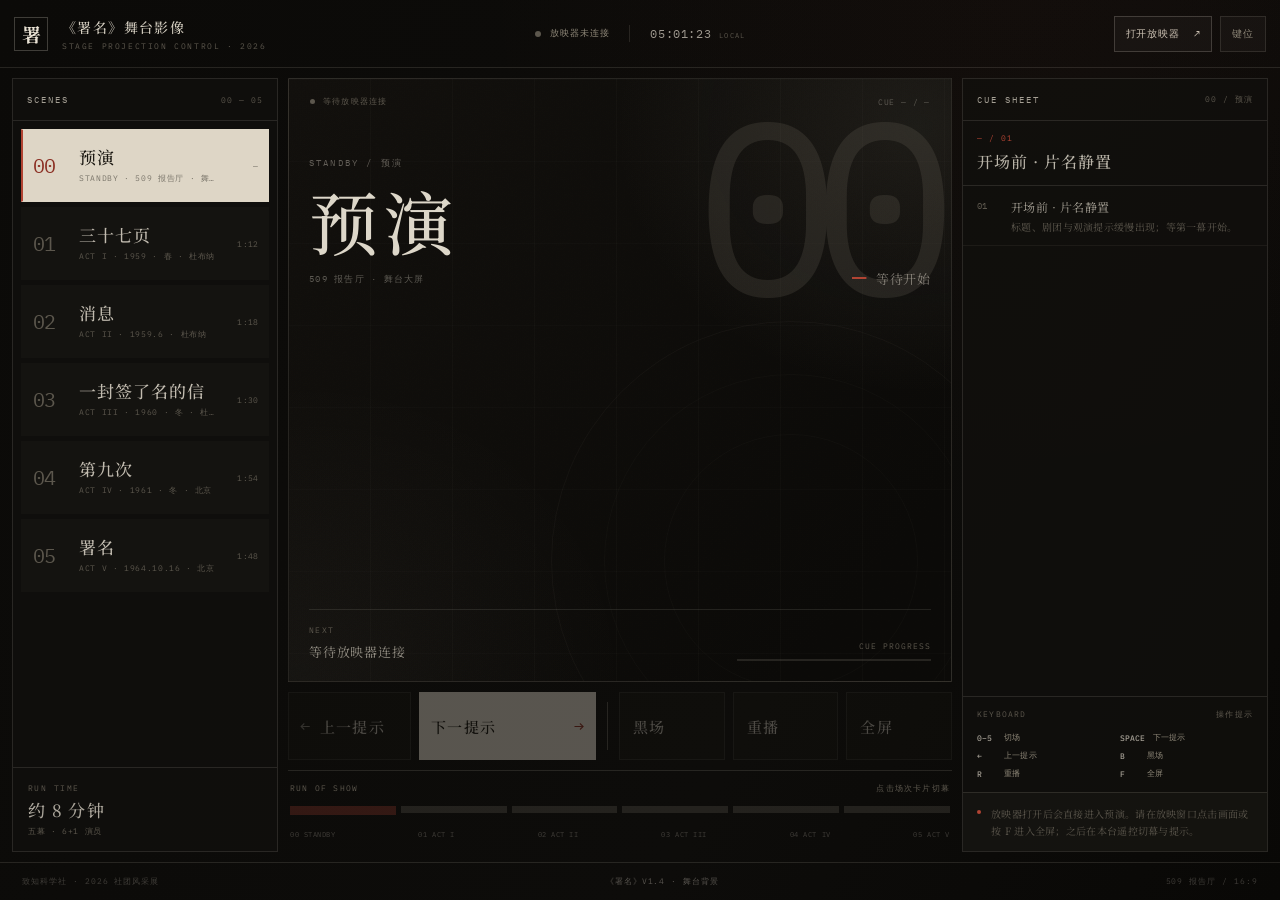
<file: index.html>
<!doctype html>
<html lang="zh-CN">
<head>
  <meta charset="utf-8" />
  <meta name="viewport" content="width=device-width, initial-scale=1" />
  <title>《署名》· 播控台</title>
  <link rel="preload" href="assets/fonts/subset/NotoSerifSC.woff2" as="font" type="font/woff2" crossorigin />
  <link rel="preload" href="assets/fonts/subset/MaShanZheng.woff2" as="font" type="font/woff2" crossorigin />
  <link rel="stylesheet" href="css/console.css" />
</head>
<body>
  <div class="console-app">
    <header class="topbar">
      <div class="brand">
        <div class="brand-seal">署</div>
        <div class="brand-copy">
          <strong>《署名》舞台影像</strong>
          <span>STAGE PROJECTION CONTROL · 2026</span>
        </div>
      </div>

      <div class="topbar-center">
        <div class="connection" id="connection">
          <span class="connection-dot"></span>
          <span id="connectionLabel">放映器未连接</span>
        </div>
        <div class="topbar-rule"></div>
        <div class="clock">
          <span id="clock">--:--:--</span>
          <small>LOCAL</small>
        </div>
      </div>

      <div class="topbar-actions">
        <button class="ghost-btn" id="openStage" type="button">
          打开放映器
          <span>↗</span>
        </button>
        <button class="ghost-btn compact" id="helpToggle" type="button" aria-label="显示键盘操作">
          键位
        </button>
      </div>
    </header>

    <main class="workspace">
      <aside class="panel acts-panel">
        <div class="panel-head">
          <span class="panel-kicker">SCENES</span>
          <span class="panel-meta">00 — 05</span>
        </div>
        <div class="act-list" id="actList"></div>
        <div class="acts-foot">
          <span class="foot-label">RUN TIME</span>
          <strong>约 8 分钟</strong>
          <span class="foot-note">五幕 · 6+1 演员</span>
        </div>
      </aside>

      <section class="center-panel">
        <div class="monitor" id="monitor">
          <div class="monitor-grid"></div>
          <div class="monitor-noise"></div>
          <div class="monitor-head">
            <div class="monitor-status">
              <span class="live-dot" id="liveDot"></span>
              <span id="monitorStatus">等待放映器连接</span>
            </div>
            <div class="monitor-code" id="monitorCode">CUE — / —</div>
          </div>

          <div class="monitor-content">
            <div class="monitor-actno" id="monitorActNo">00</div>
            <div class="monitor-title-wrap">
              <div class="monitor-kicker" id="monitorKicker">STANDBY / 预演</div>
              <h1 class="monitor-title" id="monitorTitle">预演</h1>
              <div class="monitor-place" id="monitorPlace">509 报告厅 · 舞台大屏</div>
            </div>
            <div class="monitor-cue" id="monitorCue">
              <span class="monitor-cue-index">01</span>
              <span class="monitor-cue-label">场景待机</span>
            </div>
          </div>

          <div class="monitor-bottom">
            <div class="monitor-next">
              <span>NEXT</span>
              <strong id="nextCueLabel">等待放映器连接</strong>
            </div>
            <div class="monitor-progress">
              <span class="monitor-progress-label">CUE PROGRESS</span>
              <div class="progress-track"><span id="progressFill"></span></div>
            </div>
          </div>
        </div>

        <div class="transport">
          <button class="transport-btn" id="prevCue" type="button">
            <span class="transport-arrow">←</span>
            <span><strong>上一提示</strong><small>PREV CUE</small></span>
          </button>
          <button class="transport-btn primary" id="nextCue" type="button">
            <span><strong>下一提示</strong><small>NEXT CUE</small></span>
            <span class="transport-arrow">→</span>
          </button>
          <div class="transport-divider"></div>
          <button class="transport-btn small" id="blackout" type="button">
            <span><strong>黑场</strong><small>BLACKOUT · B</small></span>
          </button>
          <button class="transport-btn small" id="resetAct" type="button">
            <span><strong>重播</strong><small>RESTART · R</small></span>
          </button>
          <button class="transport-btn small" id="fullscreen" type="button">
            <span><strong>全屏</strong><small>FULLSCREEN · F</small></span>
          </button>
        </div>

        <div class="runline">
          <div class="runline-title">
            <span>RUN OF SHOW</span>
            <span id="runlineHint">点击场次卡片切幕</span>
          </div>
          <div class="runline-track" id="runlineTrack"></div>
        </div>
      </section>

      <aside class="panel cue-panel">
        <div class="panel-head">
          <span class="panel-kicker">CUE SHEET</span>
          <span class="panel-meta" id="cuePanelAct">00 / 预演</span>
        </div>
        <div class="cue-panel-current">
          <span class="cue-panel-index" id="cuePanelIndex">00 / 01</span>
          <strong id="cuePanelTitle">场景待机</strong>
        </div>
        <div class="cue-list" id="cueList"></div>
        <div class="key-help" id="keyHelp">
          <div class="key-help-head"><span>KEYBOARD</span><span>操作提示</span></div>
          <div class="key-grid">
            <span><b>0–5</b>切场</span>
            <span><b>SPACE</b>下一提示</span>
            <span><b>←</b>上一提示</span>
            <span><b>B</b>黑场</span>
            <span><b>R</b>重播</span>
            <span><b>F</b>全屏</span>
          </div>
        </div>
        <div class="cue-note">
          <span class="note-mark"></span>
          <p>放映器打开后会直接进入预演。请在放映窗口点击画面或按 F 进入全屏；之后在本台遥控切幕与提示。</p>
        </div>
      </aside>
    </main>

    <footer class="footer">
      <span>致知科学社 · 2026 社团风采展</span>
      <span class="footer-center">《署名》V1.4 · 舞台背景</span>
      <span>509 报告厅 / 16:9</span>
    </footer>

    <div class="toast" id="toast"></div>
  </div>
  <script src="js/console.js"></script>
</body>
</html>
</file>
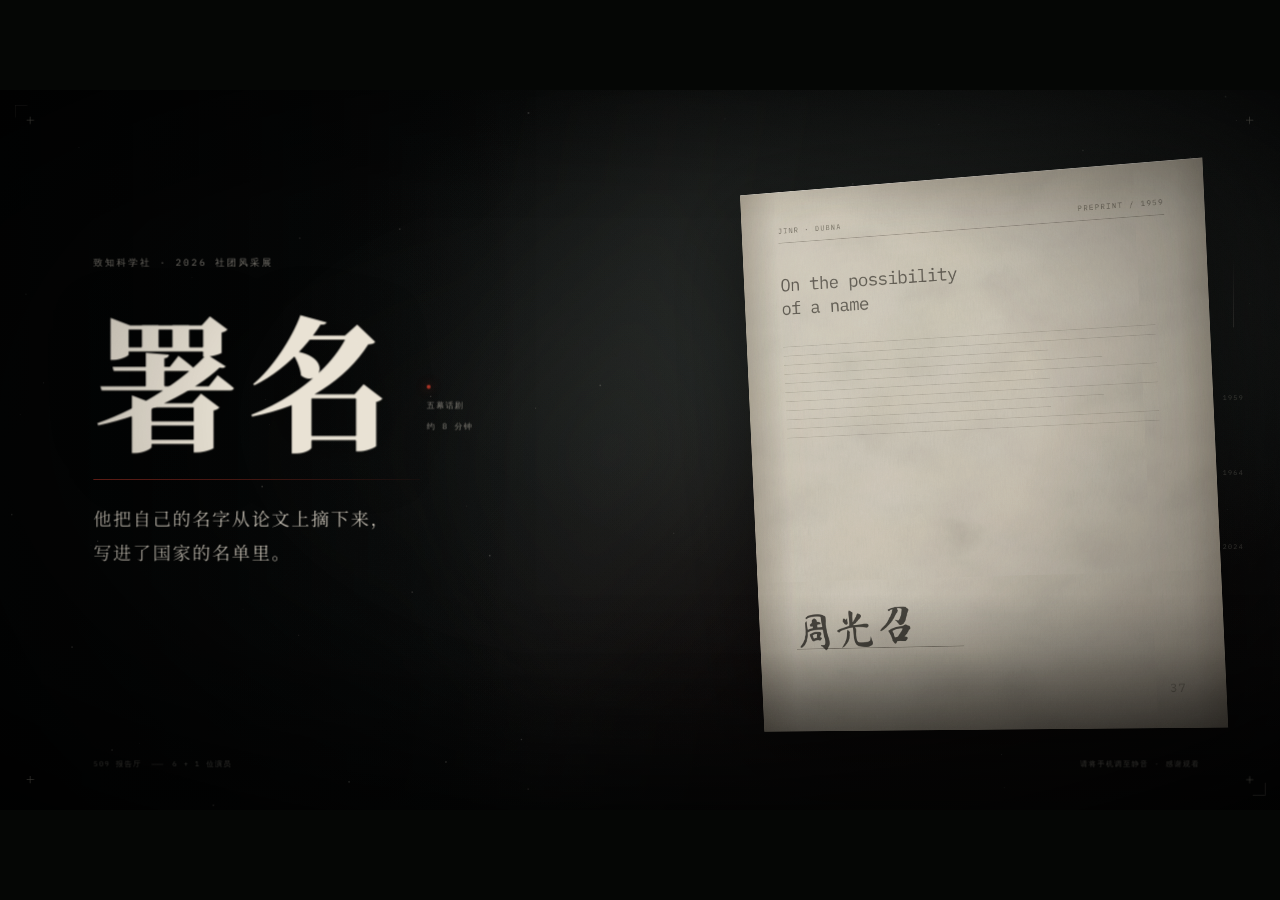
<file: stage.html>
<!doctype html>
<html lang="zh-CN">
<head>
  <meta charset="utf-8" />
  <meta name="viewport" content="width=device-width, initial-scale=1" />
  <title>《署名》· 舞台放映器</title>
  <link rel="preload" href="assets/fonts/subset/NotoSerifSC.woff2" as="font" type="font/woff2" crossorigin />
  <link rel="preload" href="assets/fonts/subset/MaShanZheng.woff2" as="font" type="font/woff2" crossorigin />
  <link rel="stylesheet" href="css/stage.css" />
</head>
<body>
  <main class="projector" id="projector">
    <div class="screen" id="screen">
      <iframe class="scene-frame" data-act="0" data-title="预演" src="scenes/preshow.html?embedded=1&amp;hud=0" title="预演" allow="autoplay"></iframe>
      <iframe class="scene-frame" data-act="1" data-title="三十七页" src="scenes/act-1.html?embedded=1&amp;hud=0" title="第一幕 三十七页" allow="autoplay"></iframe>
      <iframe class="scene-frame" data-act="2" data-title="消息" src="scenes/act-2.html?embedded=1&amp;hud=0" title="第二幕 消息" allow="autoplay"></iframe>
      <iframe class="scene-frame" data-act="3" data-title="一封签了名的信" src="scenes/act-3.html?embedded=1&amp;hud=0" title="第三幕 一封签了名的信" allow="autoplay"></iframe>
      <iframe class="scene-frame" data-act="4" data-title="第九次" src="scenes/act-4.html?embedded=1&amp;hud=0" title="第四幕 第九次" allow="autoplay"></iframe>
      <iframe class="scene-frame" data-act="5" data-title="署名" src="scenes/act-5.html?embedded=1&amp;hud=0" title="第五幕 署名" allow="autoplay"></iframe>
    </div>

    <div class="transition-veil" id="transitionVeil"></div>
    <div class="blackout-veil" id="blackoutVeil"></div>

    <div class="operator-hud" id="hud">
      <span class="hud-dot"></span>
      <span class="hud-act" id="hudAct">00 / 预演</span>
      <span class="hud-rule"></span>
      <span class="hud-cue" id="hudCue">CUE — / —</span>
      <span class="hud-rule"></span>
      <span class="hud-hint" id="hudHint">SPACE 下一提示 · 1–5 切幕 · B 黑场 · F 全屏</span>
    </div>

    <section class="intro" id="intro" hidden>
      <div class="intro-bg"></div>
      <div class="intro-grain"></div>
      <div class="intro-vignette"></div>
      <header class="intro-top">
        <div class="intro-brand">致知科学社 · 2026 社团风采展</div>
        <div class="intro-status">
          <span id="loadStatus">预载场景 · 0 / 6</span>
          <span class="status-pulse"></span>
        </div>
      </header>

      <div class="intro-body">
        <div class="intro-kicker"><span></span>STAGE PROJECTION · 509</div>
        <h1 class="intro-title">署名</h1>
        <div class="intro-en">SIGNATURE</div>
        <div class="intro-line"></div>
        <p class="intro-quote">他把自己的名字从论文上摘下来，<br />写进了国家的名单里。</p>
      </div>

      <div class="intro-actions">
        <button class="start-button" id="startButton" type="button" disabled>
          <span class="start-index">01</span>
          <span class="start-copy">
            <strong id="startLabel">正在预载</strong>
            <small>点击后进入全屏放映 · 按 F 可随时切换</small>
          </span>
          <span class="start-arrow">→</span>
        </button>
        <div class="intro-keys">
          <div><b>0–5</b><span>切场</span></div>
          <div><b>SPACE / →</b><span>下一提示</span></div>
          <div><b>←</b><span>上一提示</span></div>
          <div><b>B</b><span>黑场</span></div>
          <div><b>R</b><span>重播本幕</span></div>
        </div>
      </div>

      <footer class="intro-foot">
        <span>五幕话剧 · 约 8 分钟</span>
        <span>1920 × 1080 / 16:9</span>
        <span>请将手机调至静音</span>
      </footer>
    </section>

    <div class="loading-line" id="loadingLine"></div>
    <noscript><div class="noscript">需要启用 JavaScript 才能运行舞台放映器。</div></noscript>
  </main>
  <script src="js/stage.js"></script>
</body>
</html>
</file>
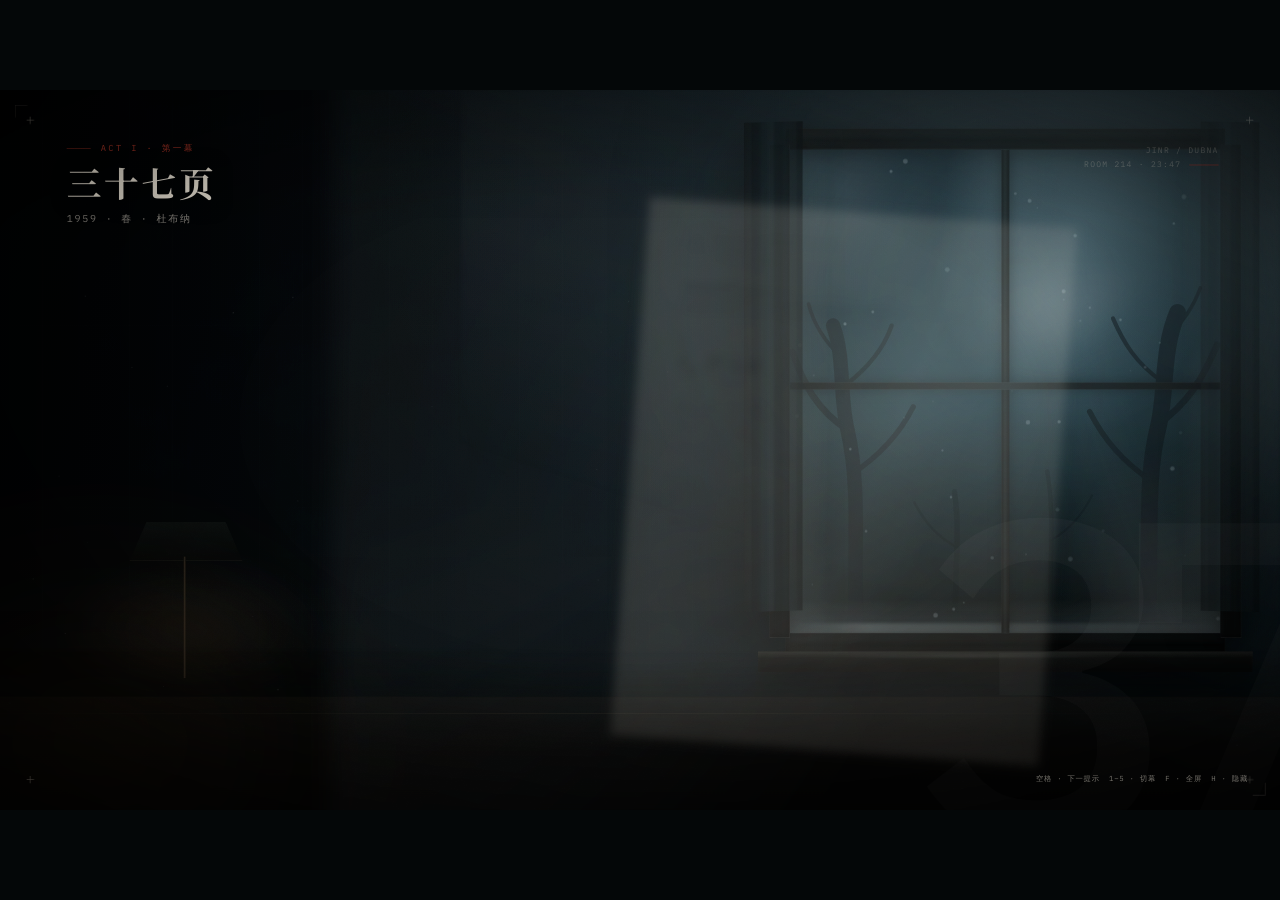
<file: scenes/act-1.html>
<!doctype html>
<html lang="zh-CN">
<head>
  <meta charset="utf-8" />
  <meta name="viewport" content="width=device-width, initial-scale=1" />
  <title>第一幕 · 三十七页</title>
  <link rel="stylesheet" href="../css/base.css" />
  <link rel="stylesheet" href="../css/act-1.css" />
</head>
<body>
  <div class="stage" id="stage">
    <main class="scene act1" data-cue="0">
      <div class="layer bg a1-room">
        <div class="a1-wall"></div>
        <div class="a1-wall-grain"></div>
        <div class="a1-floor"></div>
        <div class="a1-lightspill"></div>

        <div class="a1-window" aria-hidden="true">
          <div class="a1-window-view">
            <div class="a1-night-sky"></div>
            <div class="a1-moon-glow"></div>
            <div class="a1-horizon"></div>
            <svg class="a1-trees" viewBox="0 0 720 820" preserveAspectRatio="xMidYMid slice">
              <g fill="none" stroke="#050b0e" stroke-linecap="round" opacity="0.9">
                <path d="M112 820 C104 680 120 580 96 474 C82 413 92 355 72 300" stroke-width="24"/>
                <path d="M96 474 C45 442 22 396 4 344" stroke-width="11"/>
                <path d="M101 550 C150 518 183 482 206 436" stroke-width="9"/>
                <path d="M92 400 C128 373 156 341 170 300" stroke-width="7"/>
                <path d="M87 354 C58 327 40 300 31 264" stroke-width="6"/>
                <path d="M595 820 C608 675 590 572 616 468 C630 408 621 342 648 278" stroke-width="28"/>
                <path d="M612 468 C666 430 690 389 714 332" stroke-width="11"/>
                <path d="M604 560 C555 526 526 492 501 444" stroke-width="9"/>
                <path d="M620 392 C579 363 558 330 540 288" stroke-width="7"/>
                <path d="M628 322 C656 296 675 268 686 237" stroke-width="6"/>
                <path d="M278 820 C272 732 286 654 275 578" stroke-width="9" opacity="0.55"/>
                <path d="M281 672 C244 652 225 628 208 596" stroke-width="4" opacity="0.55"/>
                <path d="M438 820 C430 713 445 628 430 544" stroke-width="7" opacity="0.5"/>
                <path d="M435 660 C468 641 490 615 505 584" stroke-width="3.5" opacity="0.5"/>
              </g>
              <g fill="#050b0e" opacity="0.5">
                <ellipse cx="190" cy="794" rx="212" ry="18"/>
                <ellipse cx="562" cy="804" rx="238" ry="21"/>
              </g>
            </svg>
            <div class="a1-snow-edge"></div>
            <canvas class="a1-snow" id="snowfield"></canvas>
            <div class="a1-frost"></div>
            <div class="a1-glass-reflection"></div>
          </div>
          <div class="a1-window-frame">
            <div class="a1-frame-top"></div>
            <div class="a1-frame-bottom"></div>
            <div class="a1-frame-left"></div>
            <div class="a1-frame-right"></div>
            <div class="a1-mullion v"></div>
            <div class="a1-mullion h"></div>
            <div class="a1-sill"></div>
          </div>
          <div class="a1-curtain left"></div>
          <div class="a1-curtain right"></div>
        </div>

        <div class="a1-desk-edge"></div>
        <div class="a1-lamp">
          <div class="a1-lamp-shade"></div>
          <div class="a1-lamp-stem"></div>
          <div class="a1-lamp-pool"></div>
        </div>
      </div>

      <div class="layer a1-cold-light">
        <div class="a1-window-cast"></div>
        <div class="a1-glow blue"></div>
        <div class="a1-glow warm"></div>
      </div>

      <div class="a1-ghost-number" aria-hidden="true">37</div>
      <div class="a1-page-stack" aria-hidden="true">
        <span></span><span></span><span></span><span></span><span></span>
      </div>

      <div class="a1-document" aria-hidden="true">
        <div class="a1-paper sheet">
          <div class="a1-paper-grain"></div>
          <div class="a1-paper-head">
            <div class="a1-paper-org">
              <span>JOINT INSTITUTE FOR NUCLEAR RESEARCH</span>
              <span>DUBNA · U.S.S.R.</span>
            </div>
            <div class="a1-paper-ref">
              <span>PREPRINT</span>
              <span>P-37 / 1959</span>
            </div>
          </div>
          <div class="a1-paper-rule top"></div>
          <div class="a1-paper-title">
            <span class="a1-title-line short"></span>
            <span class="a1-title-line"></span>
            <span class="a1-title-line mid"></span>
          </div>
          <div class="a1-formula-block">
            <div class="a1-formula">∂<sub>μ</sub> J<sup>μ</sup> = 0</div>
            <div class="a1-formula small">[ A<sub>μ</sub>, A<sub>ν</sub> ] = i F<sub>μν</sub></div>
            <div class="a1-formula-lines">
              <span></span><span></span><span></span><span></span>
              <span></span><span></span><span></span><span></span>
              <span></span><span class="half"></span>
            </div>
          </div>
          <div class="a1-paper-margin-note">31</div>
          <div class="a1-sign-area">
            <div class="a1-sign-label">SIGNATURE</div>
            <div class="a1-sign-line"></div>
            <span class="a1-signature hand">周光召</span>
            <div class="a1-sign-date">1959 · 春</div>
          </div>
          <div class="a1-paper-foot">
            <span>DUBNA, 1959</span>
            <span>37</span>
          </div>
          <div class="a1-paper-fold"></div>
        </div>
        <div class="a1-pen">
          <span class="a1-pen-body"></span>
          <span class="a1-pen-nib"></span>
          <span class="a1-ink-drop"></span>
        </div>
      </div>

      <div class="a1-letter" aria-hidden="true">
        <div class="a1-envelope">
          <div class="a1-envelope-flap"></div>
          <div class="a1-envelope-body">
            <div class="a1-envelope-stamp">
              <span>1959</span>
            </div>
            <div class="a1-envelope-address">
              <span></span><span></span>
            </div>
            <div class="a1-envelope-postmark">DUBNA</div>
          </div>
        </div>
      </div>

      <div class="a1-coldly-lit paper-warmth" aria-hidden="true"></div>
      <canvas class="fx-canvas a1-dust" id="dustfield"></canvas>

      <header class="act-head a1-head">
        <div class="act-index">ACT I · 第一幕</div>
        <h1 class="act-title">三十七页</h1>
        <div class="act-place">1959 · 春 · 杜布纳</div>
      </header>

      <div class="slate-meta">
        JINR / DUBNA<br />
        ROOM 214 · 23:47<span class="red-line"></span>
      </div>

      <div class="scene-footer">
        <span>《署名》· 致知科学社</span>
        <span>“到时候，世界会记住你的名字。”</span>
      </div>

      <div class="a1-endfade"></div>
      <span class="reg-mark tl"></span>
      <span class="reg-mark tr"></span>
      <span class="reg-mark bl"></span>
      <span class="reg-mark br"></span>
      <div class="grain"></div>
      <div class="vignette"></div>
      <div class="film-edge"></div>
    </main>
  </div>

  <script src="../js/scene-core.js"></script>
  <script src="../js/act-1.js"></script>
</body>
</html>
</file>
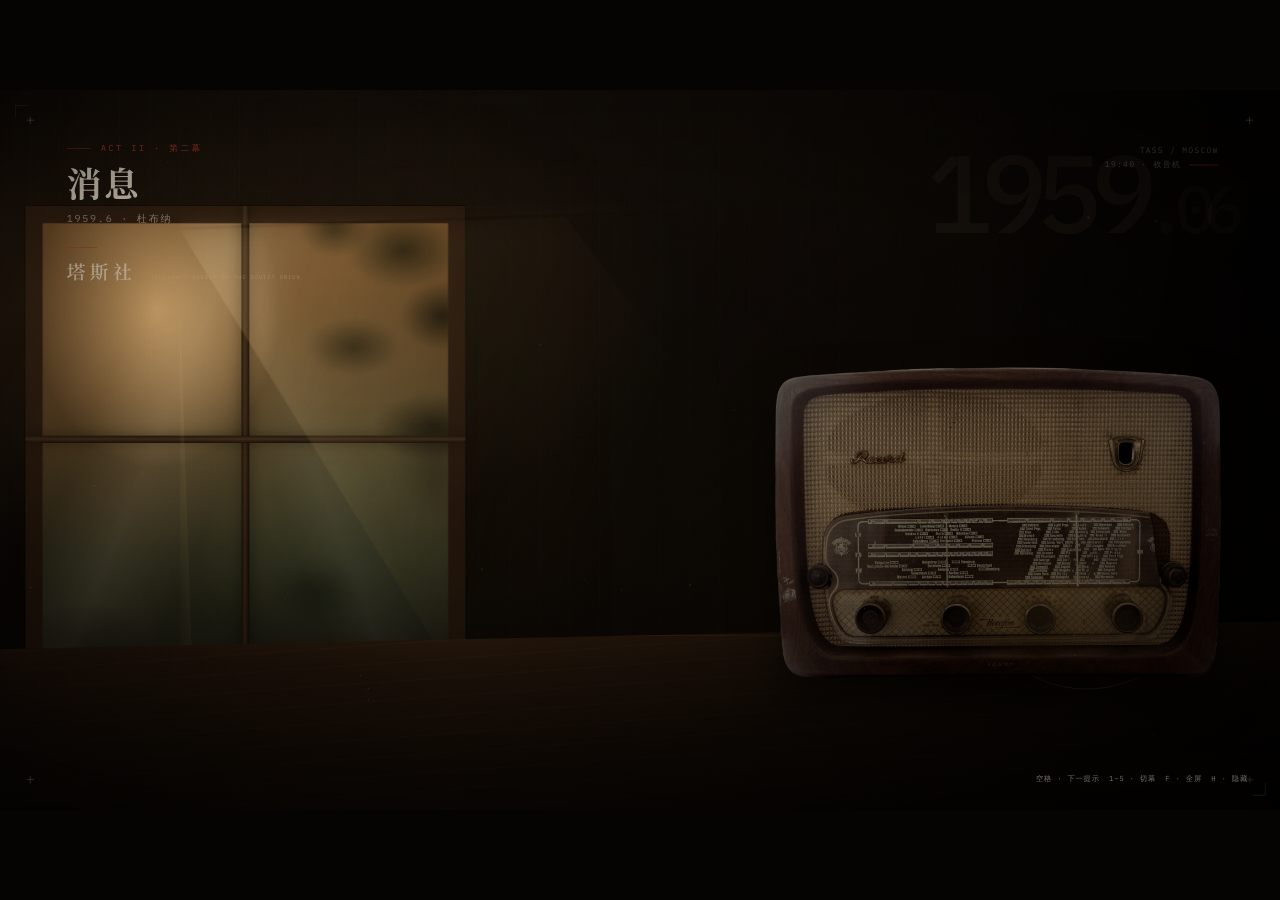
<file: scenes/act-2.html>
<!doctype html>
<html lang="zh-CN">
<head>
  <meta charset="utf-8" />
  <meta name="viewport" content="width=device-width, initial-scale=1" />
  <title>第二幕 · 消息</title>
  <link rel="stylesheet" href="../css/base.css" />
  <link rel="stylesheet" href="../css/act-2.css" />
</head>
<body>
  <div class="stage" id="stage">
    <main class="scene act2" data-cue="0">
      <div class="layer bg a2-room">
        <div class="a2-wall"></div>
        <div class="a2-wallpaper"></div>
        <div class="a2-window">
          <div class="a2-window-view">
            <div class="a2-dusk-sky"></div>
            <div class="a2-leaves"></div>
            <div class="a2-leaves far"></div>
            <div class="a2-window-reflection"></div>
          </div>
          <div class="a2-window-frame"></div>
          <div class="a2-window-sill"></div>
        </div>
        <div class="a2-lightshaft"></div>
        <div class="a2-wall-shadow"></div>
        <div class="a2-tabletop"></div>
      </div>

      <div class="a2-broadcast">
        <div class="a2-broadcast-date">1959<span>.06</span></div>
        <div class="a2-tass">
          <span class="a2-tass-cn">塔斯社</span>
          <span class="a2-tass-en">TELEGRAPH AGENCY OF THE SOVIET UNION</span>
        </div>
        <div class="a2-news">
          <div class="a2-news-kicker">莫斯科 · 一九五九年六月</div>
          <h2 class="a2-news-head">苏联政府决定<br />暂停执行国防新技术协定</h2>
          <div class="a2-news-cols">
            <p>苏联政府决定，暂停执行一九五七年十月十五日签订的关于国防新技术的协定。</p>
            <p>不再向中国提供原子弹样品和技术资料。</p>
          </div>
          <div class="a2-news-rule"></div>
          <div class="a2-news-foot">TASS · MOSCOW · 1959.6</div>
        </div>
        <div class="a2-wave-box">
          <canvas class="a2-wave" id="wavefield"></canvas>
          <div class="a2-wave-labels"><span>30</span><span>60</span><span>90</span></div>
        </div>
      </div>

      <div class="a2-stamp-wrap" aria-hidden="true">
        <div class="a2-stamp">
          <span>暂停</span><span>援助</span>
        </div>
        <div class="a2-stamp-ink"></div>
        <div class="a2-stamp-note">ТАСС · 1959.6 · МОСКВА</div>
      </div>

      <div class="a2-radio" aria-hidden="true">
        <div class="a2-radio-shadow"></div>
        <div class="a2-radio-glow"></div>
        <img class="a2-radio-cutout" src="../assets/img/vintage-radio-cutout.png" alt="一台老式木壳收音机" />
        <div class="a2-radio-waves" aria-hidden="true">
          <span></span><span></span><span></span>
        </div>
      </div>

      <div class="a2-letter" aria-hidden="true">
        <div class="a2-letter-paper sheet">
          <div class="a2-letter-inner">
            <div class="a2-letter-head">
              <span>ПИСЬМО</span>
              <span>家书 · 1959</span>
            </div>
            <div class="a2-letter-rule"></div>
            <div class="a2-letter-line" id="letterLine">
              <span id="letterText"></span><span class="a2-caret" id="caret"></span>
            </div>
            <div class="a2-letter-postmark">DUBNA<br />1959</div>
            <div class="a2-letter-foot">DUBNA · SUMMER 1959</div>
          </div>
        </div>
      </div>

      <canvas class="fx-canvas a2-dust" id="dustfield"></canvas>
      <div class="a2-warmwash"></div>

      <header class="act-head a2-head">
        <div class="act-index">ACT II · 第二幕</div>
        <h1 class="act-title">消息</h1>
        <div class="act-place">1959.6 · 杜布纳</div>
      </header>

      <div class="slate-meta">
        TASS / MOSCOW<br />
        19:40 · 收音机<span class="red-line"></span>
      </div>

      <div class="scene-footer">
        <span>《署名》· 致知科学社</span>
        <span>“签了名，就是把自己交出去。”</span>
      </div>

      <div class="a2-endfade"></div>
      <span class="reg-mark tl"></span>
      <span class="reg-mark tr"></span>
      <span class="reg-mark bl"></span>
      <span class="reg-mark br"></span>
      <div class="grain"></div>
      <div class="vignette"></div>
      <div class="film-edge"></div>
    </main>
  </div>

  <svg width="0" height="0" aria-hidden="true">
    <filter id="a2-stamp-rough">
      <feTurbulence type="fractalNoise" baseFrequency="0.035 0.09" numOctaves="2" seed="17" result="noise" />
      <feDisplacementMap in="SourceGraphic" in2="noise" scale="5" xChannelSelector="R" yChannelSelector="G" />
    </filter>
  </svg>

  <script src="../js/scene-core.js"></script>
  <script src="../js/act-2.js"></script>
</body>
</html>
</file>
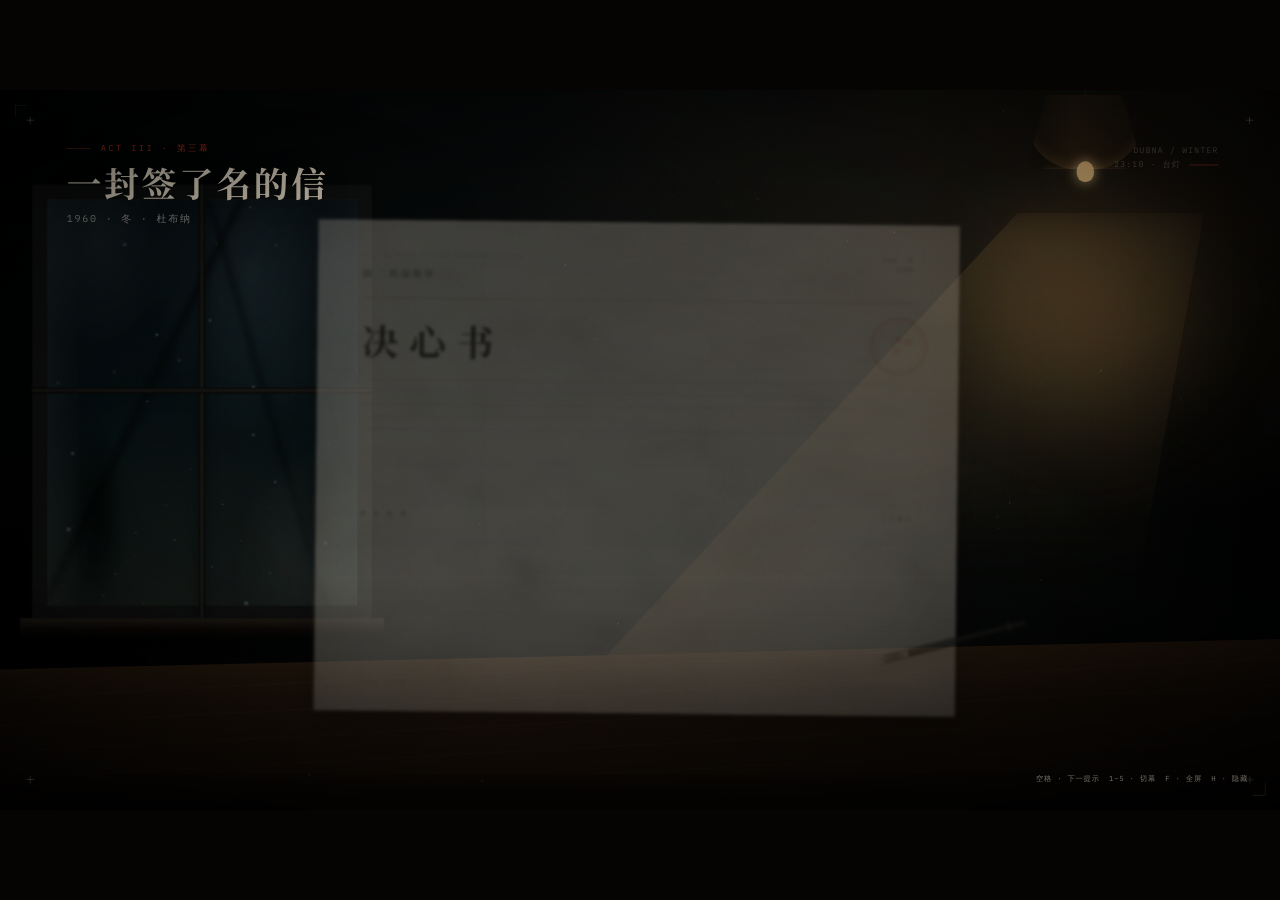
<file: scenes/act-3.html>
<!doctype html>
<html lang="zh-CN">
<head>
  <meta charset="utf-8" />
  <meta name="viewport" content="width=device-width, initial-scale=1" />
  <title>第三幕 · 一封签了名的信</title>
  <link rel="stylesheet" href="../css/base.css" />
  <link rel="stylesheet" href="../css/act-3.css" />
</head>
<body>
  <div class="stage" id="stage">
    <main class="scene act3" data-cue="0">
      <div class="layer bg a3-room">
        <div class="a3-wall"></div>
        <div class="a3-wall-shadow"></div>
        <div class="a3-window">
          <div class="a3-window-view">
            <div class="a3-night"></div>
            <div class="a3-window-glow"></div>
            <div class="a3-window-trees"></div>
            <canvas class="a3-snow" id="snowfield"></canvas>
            <div class="a3-frost"></div>
          </div>
          <div class="a3-window-frame"></div>
          <div class="a3-window-sill"></div>
        </div>
        <div class="a3-lamp">
          <div class="a3-lamp-glow"></div>
          <div class="a3-lamp-cord"></div>
          <div class="a3-lamp-shade"></div>
          <div class="a3-lamp-bulb"></div>
        </div>
        <div class="a3-lightcone"></div>
        <div class="a3-desk"></div>
        <div class="a3-desk-edge"></div>
      </div>

      <div class="a3-letter-wrap" aria-hidden="true">
        <div class="a3-paper sheet">
          <div class="a3-paper-grain"></div>
          <div class="a3-paper-head">
            <div class="a3-paper-to">
              <span class="a3-paper-kicker">TO / THE SECOND MINISTRY OF MACHINE BUILDING</span>
              <span class="a3-paper-address">致 二机部领导</span>
            </div>
            <div class="a3-paper-date">1960 · 冬<br />杜布纳</div>
          </div>
          <div class="a3-paper-rule top"></div>
          <div class="a3-paper-title">决心书</div>
          <div class="a3-paper-abstract">
            <span></span><span></span><span></span><span></span><span></span>
          </div>
          <div class="a3-resolution">
            <div class="a3-res-lines">
              <span class="a3-res-line" data-line="0"></span>
              <span class="a3-res-line" data-line="1"></span>
              <span class="a3-res-line" data-line="2"></span>
              <span class="a3-res-line" data-line="3"></span>
              <span class="a3-caret"></span>
            </div>
            <div class="a3-resolution-note">联名信 · 一九六〇年冬 · 杜布纳</div>
          </div>
          <div class="a3-signatures-block">
            <div class="a3-signatures-label">
              <span>联 名 签 署</span>
              <span>二十余人</span>
            </div>
            <svg class="a3-signatures" id="signatures" viewBox="0 0 820 156" preserveAspectRatio="xMidYMid meet"></svg>
          </div>
          <div class="a3-paper-foot">
            <span>DUBNA · 1960</span>
            <span>PAGE 01 / 01</span>
          </div>
          <div class="a3-paper-stamp">二机部<br />收</div>
        </div>
        <div class="a3-pen" aria-hidden="true">
          <span class="a3-pen-body"></span>
          <span class="a3-pen-clip"></span>
          <span class="a3-pen-nib"></span>
        </div>
      </div>

      <div class="a3-beijing" aria-hidden="true">
        <div class="a3-beijing-rule"></div>
        <div class="a3-beijing-eyebrow">THE RETURN · 1961</div>
        <div class="a3-beijing-year">1961</div>
        <div class="a3-beijing-city">北京</div>
        <div class="a3-beijing-foot">春天 · 回国</div>
        <div class="a3-beijing-line"></div>
      </div>

      <canvas class="fx-canvas a3-dust" id="dustfield"></canvas>
      <div class="a3-warmwash"></div>

      <header class="act-head a3-head">
        <div class="act-index">ACT III · 第三幕</div>
        <h1 class="act-title">一封签了名的信</h1>
        <div class="act-place">1960 · 冬 · 杜布纳</div>
      </header>

      <div class="slate-meta">
        DUBNA / WINTER<br />
        23:10 · 台灯<span class="red-line"></span>
      </div>

      <div class="scene-footer">
        <span>《署名》· 致知科学社</span>
        <span>“国家等不了十年。”</span>
      </div>

      <div class="a3-endfade"></div>
      <span class="reg-mark tl"></span>
      <span class="reg-mark tr"></span>
      <span class="reg-mark bl"></span>
      <span class="reg-mark br"></span>
      <div class="grain"></div>
      <div class="vignette"></div>
      <div class="film-edge"></div>
    </main>
  </div>

  <script src="../js/scene-core.js"></script>
  <script src="../js/act-3.js"></script>
</body>
</html>
</file>
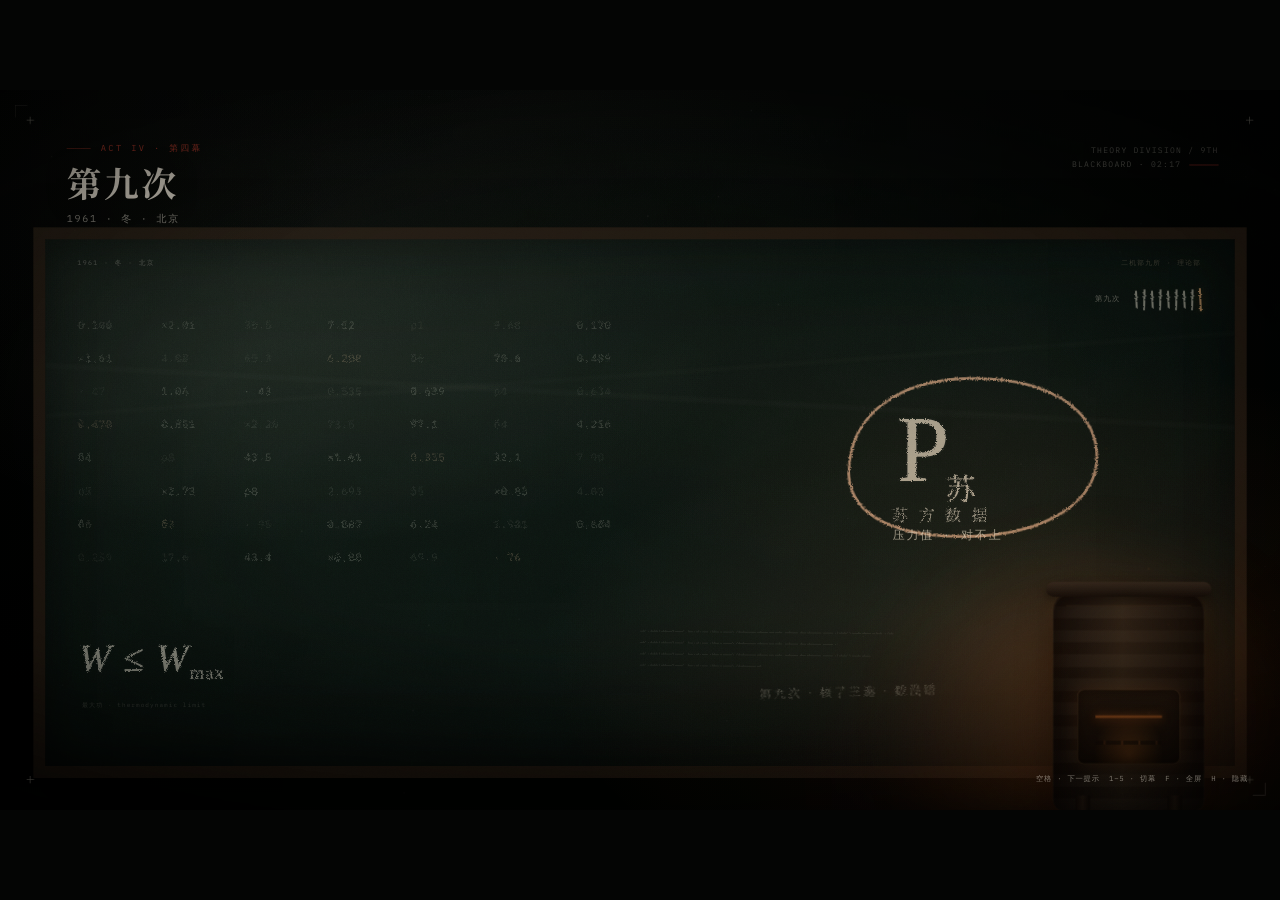
<file: scenes/act-4.html>
<!doctype html>
<html lang="zh-CN">
<head>
  <meta charset="utf-8" />
  <meta name="viewport" content="width=device-width, initial-scale=1" />
  <title>第四幕 · 第九次</title>
  <link rel="stylesheet" href="../css/base.css" />
  <link rel="stylesheet" href="../css/act-4.css" />
</head>
<body>
  <div class="stage" id="stage">
    <main class="scene act4" data-cue="0">
      <div class="layer bg a4-room">
        <div class="a4-wall"></div>
        <div class="a4-wall-shadow"></div>
        <div class="a4-floor"></div>

        <div class="a4-board">
          <div class="a4-board-frame"></div>
          <div class="a4-board-inner">
            <div class="a4-board-grain"></div>
            <div class="a4-chalk-head">
              <span>1961 · 冬 · 北京</span>
              <span>二机部九所 · 理论部</span>
            </div>
            <div class="a4-tallies">
              <span class="a4-tallies-label">第九次</span>
              <span class="a4-tally"></span><span class="a4-tally"></span><span class="a4-tally"></span>
              <span class="a4-tally"></span><span class="a4-tally"></span><span class="a4-tally"></span>
              <span class="a4-tally"></span><span class="a4-tally"></span><span class="a4-tally last"></span>
            </div>
            <div class="a4-number-grid" id="numberGrid"></div>
            <div class="a4-formula">W ≤ W<sub>max</sub></div>
            <div class="a4-formula-sub">最大功 · thermodynamic limit</div>
            <div class="a4-circled" id="circledData">
              <svg class="a4-circle" viewBox="0 0 430 290" aria-hidden="true">
                <path pathLength="1" d="M28 155 C36 61, 122 20, 224 27 C331 34, 402 82, 401 151 C400 229, 309 268, 203 263 C99 258, 24 223, 28 155 Z" />
              </svg>
              <div class="a4-data">
                <span>P</span><sub>苏</sub>
              </div>
              <div class="a4-data-label">苏 方 数 据</div>
              <div class="a4-data-note">压力值 · 对不上</div>
              <div class="a4-smudge"></div>
            </div>
            <div class="a4-chalk-note">第九次 · 核了三遍 · 数没错</div>
            <div class="a4-chalk-lines" aria-hidden="true">
              <span></span><span></span><span></span><span></span>
            </div>
            <div class="a4-maxpower">最大功</div>
            <div class="a4-eraser" id="eraser">
              <span class="a4-eraser-top"></span>
              <span class="a4-eraser-felt"></span>
            </div>
            <div class="a4-erased-space"></div>
            <div class="a4-chalk-puff"></div>
            <div class="a4-chalk-dust-stain"></div>
          </div>
        </div>

        <div class="a4-stove">
          <div class="a4-stove-glow"></div>
          <div class="a4-stove-body">
            <div class="a4-stove-top"></div>
            <div class="a4-stove-door">
              <span class="a4-stove-vent"></span>
            </div>
            <div class="a4-stove-leg left"></div>
            <div class="a4-stove-leg right"></div>
          </div>
          <canvas class="a4-embers" id="emberfield"></canvas>
        </div>

        <div class="a4-stove-light"></div>
      </div>

      <canvas class="fx-canvas a4-dustfield" id="dustfield"></canvas>
      <div class="a4-warmwash"></div>

      <header class="act-head a4-head">
        <div class="act-index">ACT IV · 第四幕</div>
        <h1 class="act-title">第九次</h1>
        <div class="act-place">1961 · 冬 · 北京</div>
      </header>

      <div class="slate-meta">
        THEORY DIVISION / 9TH<br />
        BLACKBOARD · 02:17<span class="red-line"></span>
      </div>

      <div class="scene-footer">
        <span>《署名》· 致知科学社</span>
        <span>“错的不是我们，是那个数。”</span>
      </div>

      <div class="a4-endfade"></div>
      <span class="reg-mark tl"></span>
      <span class="reg-mark tr"></span>
      <span class="reg-mark bl"></span>
      <span class="reg-mark br"></span>
      <div class="grain"></div>
      <div class="vignette"></div>
      <div class="film-edge"></div>
    </main>
  </div>

  <svg width="0" height="0" class="a4-filters" aria-hidden="true">
    <filter id="a4-chalk">
      <feTurbulence type="fractalNoise" baseFrequency="0.72" numOctaves="2" seed="8" result="noise" />
      <feDisplacementMap in="SourceGraphic" in2="noise" scale="5.5" xChannelSelector="R" yChannelSelector="G" />
    </filter>
  </svg>

  <script src="../js/scene-core.js"></script>
  <script src="../js/act-4.js"></script>
</body>
</html>
</file>
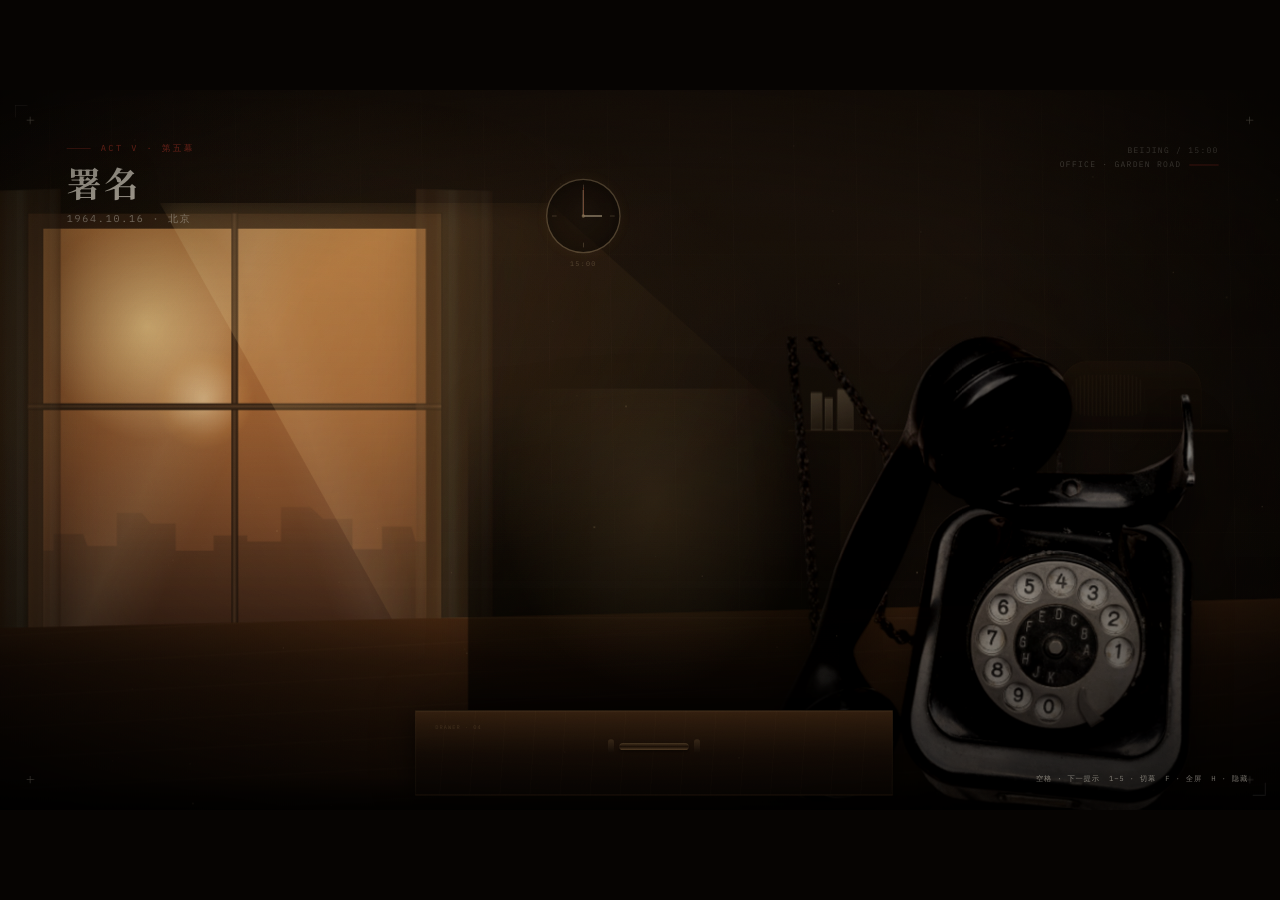
<file: scenes/act-5.html>
<!doctype html>
<html lang="zh-CN">
<head>
  <meta charset="utf-8" />
  <meta name="viewport" content="width=device-width, initial-scale=1" />
  <title>第五幕 · 署名</title>
  <link rel="stylesheet" href="../css/base.css" />
  <link rel="stylesheet" href="../css/act-5.css" />
</head>
<body>
  <div class="stage" id="stage">
    <main class="scene act5" data-cue="0">
      <div class="layer bg a5-room">
        <div class="a5-wall"></div>
        <div class="a5-wall-grain"></div>
        <div class="a5-window">
          <div class="a5-window-view">
            <div class="a5-sky"></div>
            <div class="a5-city"></div>
            <div class="a5-sun"></div>
            <div class="a5-reflection"></div>
          </div>
          <div class="a5-window-frame"></div>
          <div class="a5-window-sill"></div>
        </div>
        <div class="a5-curtain left"></div>
        <div class="a5-curtain right"></div>
        <div class="a5-lightshaft"></div>

        <div class="a5-clock" aria-hidden="true">
          <div class="a5-clock-face">
            <span class="a5-clock-tick top"></span>
            <span class="a5-clock-tick right"></span>
            <span class="a5-clock-tick bottom"></span>
            <span class="a5-clock-tick left"></span>
            <span class="a5-clock-hand hour"></span>
            <span class="a5-clock-hand minute"></span>
            <span class="a5-clock-hand second"></span>
            <span class="a5-clock-center"></span>
          </div>
          <div class="a5-clock-label">15:00</div>
        </div>

        <div class="a5-shelf">
          <div class="a5-shelf-line"></div>
          <div class="a5-shelf-paper p1"></div>
          <div class="a5-shelf-paper p2"></div>
          <div class="a5-shelf-paper p3"></div>
          <div class="a5-radio-silhouette"></div>
        </div>

        <div class="a5-desk"></div>
        <div class="a5-desk-edge"></div>
        <div class="a5-phone-photo">
          <img src="../assets/img/vintage-phone-cutout.png" alt="老式转盘电话" />
          <div class="a5-phone-rings"><span></span><span></span><span></span></div>
        </div>
      </div>

      <div class="a5-drawer" id="drawer">
        <div class="a5-drawer-front">
          <span class="a5-drawer-label">DRAWER · 04</span>
          <span class="a5-drawer-handle"></span>
        </div>
        <div class="a5-drawer-inside">
          <div class="a5-oldpage sheet">
            <div class="a5-oldpage-head">
              <span>JOINT INSTITUTE FOR NUCLEAR RESEARCH</span>
              <span>P-37 / 1959</span>
            </div>
            <div class="a5-oldpage-rule"></div>
            <div class="a5-oldpage-title-lines"><span></span><span></span><span></span></div>
            <div class="a5-oldpage-formula">∂<sub>μ</sub> J<sup>μ</sup> = 0</div>
            <div class="a5-oldpage-lines"><span></span><span></span><span></span><span></span></div>
            <div class="a5-oldpage-sign">
              <span class="a5-oldpage-sign-label">SIGNATURE</span>
              <span class="a5-oldpage-signature hand">周光召</span>
            </div>
            <div class="a5-oldpage-no">37</div>
            <div class="a5-oldpage-shadow"></div>
          </div>
        </div>
      </div>

      <div class="a5-flash" aria-hidden="true">
        <div class="a5-flash-bloom"></div>
        <div class="a5-shockwave w1"></div>
        <div class="a5-shockwave w2"></div>
        <div class="a5-flash-grain"></div>
      </div>

      <div class="a5-newspaper" aria-hidden="true">
        <div class="a5-newspaper-paper">
          <div class="a5-newspaper-top">
            <div class="a5-newspaper-extra">号外</div>
            <div class="a5-newspaper-masthead">
              <span class="a5-newspaper-name">新闻简报</span>
              <span class="a5-newspaper-edition">1964年10月16日 · 星期五 · 第一版</span>
            </div>
            <div class="a5-newspaper-issue">第 37 号</div>
          </div>
          <div class="a5-newspaper-rule thick"></div>
          <div class="a5-newspaper-kicker">我国西部地区 · 第一次核试验</div>
          <h2 class="a5-newspaper-headline">我国第一颗<br />原子弹爆炸成功</h2>
          <div class="a5-newspaper-subhead">一九六四年十月十六日十五时</div>
          <div class="a5-byline">
            <span class="a5-byline-label">本报记者</span>
            <span class="a5-byline-rule"></span>
            <span class="a5-byline-empty">没有署名</span>
          </div>
          <div class="a5-newspaper-rule"></div>
          <div class="a5-newspaper-columns">
            <div class="a5-col">
              <p>一九六四年十月十六日十五时，中国在西部地区爆炸了一颗原子弹，成功地进行了第一次核试验。</p>
              <p>这次核试验的成功，是中国国防建设和科学技术方面取得的一项重大成就。</p>
              <p>参加试验的全体人员，在党的领导下，发扬自力更生、艰苦奋斗的精神，完成了这一光荣任务。</p>
            </div>
            <div class="a5-col">
              <p>试验结果，证明了我国自行设计、制造的原子弹性能良好。</p>
              <p>这一成就，对于加强国防、保卫和平，具有重要意义。</p>
            </div>
          </div>
          <div class="a5-newspaper-foot">
            <span>新华社</span>
            <span>THE NEWS · 1964.10.16</span>
          </div>
        </div>
      </div>

      <div class="a5-phone-wave" aria-hidden="true">
        <svg viewBox="0 0 760 180" preserveAspectRatio="none">
          <path d="M0 90 C52 20, 91 160, 145 87 S236 10, 292 93 S385 160, 442 86 S534 20, 590 92 S684 156, 760 90" />
          <path class="dim" d="M0 90 C65 53, 104 126, 158 92 S248 45, 305 91 S398 129, 455 87 S550 50, 609 91 S703 128, 760 90" />
        </svg>
      </div>

      <div class="layer type-layer">
        <header class="act-head a5-head">
          <div class="act-index">ACT V · 第五幕</div>
          <h1 class="act-title">署名</h1>
          <div class="act-place">1964.10.16 · 北京</div>
        </header>

        <div class="slate-meta">
          BEIJING / 15:00<br />
          OFFICE · GARDEN ROAD<span class="red-line"></span>
        </div>

        <div class="scene-footer">
          <span>《署名》· 致知科学社</span>
          <span>“这个，用不上了。”</span>
        </div>
      </div>

      <canvas class="fx-canvas a5-dust" id="dustfield"></canvas>
      <div class="a5-warmwash"></div>

      <div class="a5-ending" aria-hidden="true">
        <div class="a5-ending-glow"></div>
        <canvas class="a5-ending-dust" id="endingDust"></canvas>
        <div class="a5-ending-signature hand">周光召</div>
        <div class="a5-ending-name">周光召<span class="a5-ending-years">1929 — 2024</span></div>
        <div class="a5-ending-rule"></div>
        <div class="a5-ending-dedication">谨以此剧，致敬所有隐姓埋名的人。</div>
        <div class="a5-ending-mark">A STAGE PLAY IN FIVE ACTS · 2026</div>
      </div>

      <div class="a5-blackout"></div>
      <span class="reg-mark tl"></span>
      <span class="reg-mark tr"></span>
      <span class="reg-mark bl"></span>
      <span class="reg-mark br"></span>
      <div class="grain"></div>
      <div class="vignette"></div>
      <div class="film-edge"></div>
    </main>
  </div>

  <script src="../js/scene-core.js"></script>
  <script src="../js/act-5.js"></script>
</body>
</html>
</file>
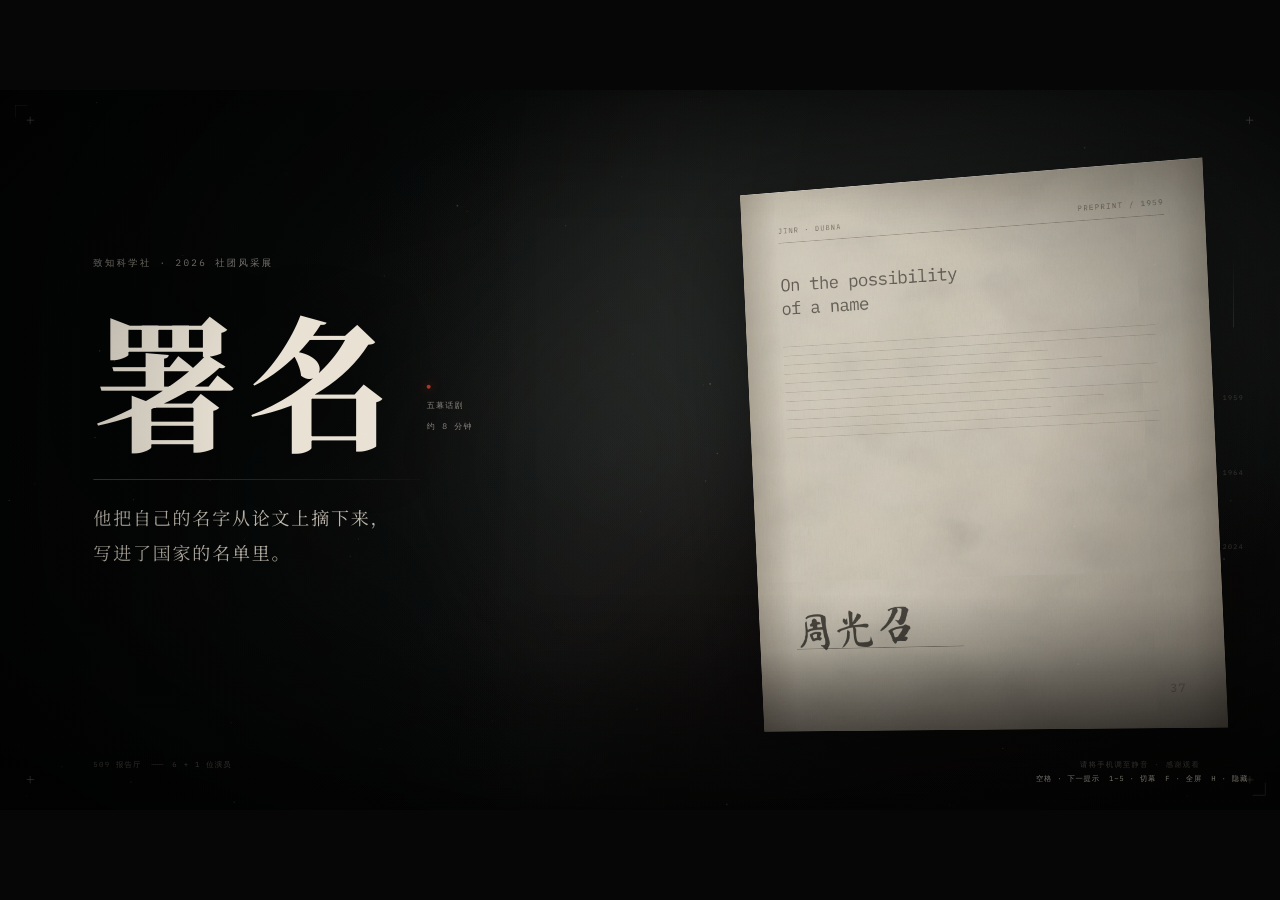
<file: scenes/preshow.html>
<!doctype html>
<html lang="zh-CN">
<head>
  <meta charset="utf-8" />
  <meta name="viewport" content="width=device-width, initial-scale=1" />
  <title>署名 · 预演</title>
  <link rel="preload" href="../assets/fonts/subset/NotoSerifSC.woff2" as="font" type="font/ttf" crossorigin />
  <link rel="stylesheet" href="../css/base.css" />
  <link rel="stylesheet" href="../css/preshow.css" />
</head>
<body>
  <div class="stage" id="stage">
    <main class="scene preshow" data-cue="0">
      <div class="layer bg pre-backdrop"></div>
      <div class="layer bg pre-haze"></div>

      <div class="pre-paper" aria-hidden="true">
        <div class="pre-paper-inner">
          <div class="pre-paper-head">
            <span>JINR · DUBNA</span>
            <span>PREPRINT / 1959</span>
          </div>
          <div class="pre-paper-rule"></div>
          <div class="pre-paper-title">On the possibility<br />of a name</div>
          <div class="pre-paper-lines">
            <span></span><span></span><span></span><span></span>
            <span></span><span></span><span></span><span></span>
            <span></span><span></span><span></span>
          </div>
          <div class="pre-paper-sign">
            <span class="pre-signature">周光召</span>
            <span class="pre-signature-rule"></span>
          </div>
          <div class="pre-page-no">37</div>
        </div>
      </div>

      <div class="pre-vignette"></div>
      <canvas class="fx-canvas pre-dust" id="dust"></canvas>

      <div class="pre-copy">
        <div class="pre-org">致知科学社 · 2026 社团风采展</div>
        <div class="pre-title-wrap">
          <h1 class="pre-title">署名</h1>
          <div class="pre-title-annot">
            <span class="pre-red-dot"></span>
            <span>五幕话剧</span>
            <span>约 8 分钟</span>
          </div>
        </div>
        <div class="pre-rule"></div>
        <p class="pre-quote">他把自己的名字从论文上摘下来，<br />写进了国家的名单里。</p>
      </div>

      <div class="pre-footer">
        <div class="pre-footer-left">
          <span>509 报告厅</span>
          <span class="pre-footer-sep"></span>
          <span>6 + 1 位演员</span>
        </div>
        <div class="pre-footer-right">请将手机调至静音 · 感谢观看</div>
      </div>

      <div class="pre-side-note">
        <span>1959</span><span>1964</span><span>2024</span>
      </div>

      <span class="reg-mark tl"></span>
      <span class="reg-mark tr"></span>
      <span class="reg-mark bl"></span>
      <span class="reg-mark br"></span>
      <div class="grain"></div>
      <div class="vignette"></div>
      <div class="film-edge"></div>
    </main>
  </div>

  <script src="../js/scene-core.js"></script>
  <script src="../js/preshow.js"></script>
</body>
</html>
</file>
<file: css/console.css>
@font-face {
  font-family: "Noto Serif SC";
  src: url("../assets/fonts/subset/NotoSerifSC.woff2") format("woff2");
  font-weight: 200 900;
  font-style: normal;
  font-display: block;
}
@font-face {
  font-family: "Ma Shan Zheng";
  src: url("../assets/fonts/subset/MaShanZheng.woff2") format("woff2");
  font-weight: 400;
  font-style: normal;
  font-display: block;
}
@font-face {
  font-family: "IBM Plex Mono";
  src: url("../assets/fonts/IBMPlexMono-Regular.ttf") format("truetype");
  font-weight: 400;
  font-style: normal;
  font-display: block;
}
@font-face {
  font-family: "IBM Plex Mono";
  src: url("../assets/fonts/IBMPlexMono-Medium.ttf") format("truetype");
  font-weight: 500;
  font-style: normal;
  font-display: block;
}

:root {
  --bg: #0b0a08;
  --panel: #11100d;
  --panel-2: #15130f;
  --paper: #e4ddcf;
  --muted: #8e8778;
  --muted-2: #5c574d;
  --line: rgba(228, 221, 207, 0.12);
  --line-strong: rgba(228, 221, 207, 0.2);
  --red: #b14433;
  --red-deep: #8b2f23;
  --serif: "Noto Serif SC", "Songti SC", "SimSun", serif;
  --mono: "IBM Plex Mono", "Consolas", monospace;
  --hand: "Ma Shan Zheng", "KaiTi", serif;
  --ease: cubic-bezier(0.16, 1, 0.3, 1);
}

* {
  box-sizing: border-box;
}

html,
body {
  width: 100%;
  height: 100%;
  margin: 0;
  overflow: hidden;
  background: var(--bg);
}

body {
  color: var(--paper);
  font-family: var(--serif);
  -webkit-font-smoothing: antialiased;
}

button {
  padding: 0;
  color: inherit;
  border: 0;
  background: none;
  font: inherit;
  cursor: pointer;
}

.console-app {
  display: grid;
  grid-template-rows: 68px minmax(0, 1fr) 38px;
  width: 100vw;
  height: 100vh;
  background:
    radial-gradient(ellipse at 80% 0%, rgba(170, 62, 43, 0.04), transparent 38%),
    linear-gradient(120deg, #0b0a08, #0d0c0a 65%, #090806);
}

/* ---------- topbar ---------- */

.topbar {
  display: flex;
  align-items: center;
  justify-content: space-between;
  padding: 0 22px;
  border-bottom: 1px solid var(--line);
}
.brand {
  display: flex;
  align-items: center;
  gap: 14px;
  min-width: 280px;
}
.brand-seal {
  display: grid;
  place-items: center;
  width: 34px;
  height: 34px;
  color: #e8e1d3;
  border: 1px solid rgba(228, 221, 207, 0.24);
  font-family: var(--serif);
  font-size: 19px;
  font-weight: 700;
  line-height: 1;
}
.brand-copy {
  display: flex;
  flex-direction: column;
  gap: 4px;
}
.brand-copy strong {
  color: rgba(232, 225, 211, 0.9);
  font-size: 16px;
  font-weight: 500;
  letter-spacing: 0.1em;
}
.brand-copy span {
  color: var(--muted-2);
  font-family: var(--mono);
  font-size: 8px;
  letter-spacing: 0.2em;
}
.topbar-center {
  display: flex;
  align-items: center;
  justify-content: center;
  gap: 20px;
  color: var(--muted);
  font-family: var(--mono);
  font-size: 9px;
  letter-spacing: 0.1em;
}
.connection {
  display: flex;
  align-items: center;
  gap: 9px;
}
.connection-dot {
  width: 6px;
  height: 6px;
  border-radius: 50%;
  background: var(--muted-2);
  box-shadow: 0 0 0 rgba(74, 133, 91, 0);
  transition: background 0.3s ease, box-shadow 0.3s ease;
}
.connection.is-online .connection-dot {
  background: #6da27a;
  box-shadow: 0 0 12px rgba(109, 162, 122, 0.55);
}
.connection.is-online #connectionLabel {
  color: rgba(179, 200, 180, 0.72);
}
.topbar-rule {
  width: 1px;
  height: 17px;
  background: var(--line);
}
.clock {
  display: flex;
  align-items: baseline;
  gap: 8px;
}
.clock span {
  color: rgba(232, 225, 211, 0.66);
  font-family: var(--mono);
  font-size: 12px;
  letter-spacing: 0.05em;
}
.clock small {
  color: var(--muted-2);
  font-family: var(--mono);
  font-size: 7px;
  letter-spacing: 0.16em;
}
.topbar-actions {
  display: flex;
  align-items: center;
  justify-content: flex-end;
  gap: 8px;
  min-width: 280px;
}
.ghost-btn {
  display: inline-flex;
  align-items: center;
  gap: 14px;
  min-height: 36px;
  padding: 0 15px;
  color: rgba(229, 218, 201, 0.88);
  border: 1px solid rgba(228, 221, 207, 0.2);
  background: rgba(228, 221, 207, 0.03);
  font-family: var(--mono);
  font-size: 10px;
  letter-spacing: 0.08em;
  transition:
    background 0.22s ease,
    border-color 0.22s ease,
    color 0.22s ease;
}
.ghost-btn:hover {
  border-color: rgba(228, 221, 207, 0.5);
  background: rgba(228, 221, 207, 0.08);
}
.ghost-btn:focus-visible,
.transport-btn:focus-visible,
.act-card:focus-visible,
.cue-item:focus-visible {
  outline: 1px solid var(--red);
  outline-offset: 2px;
}
.ghost-btn.compact {
  padding: 0 11px;
  color: var(--muted);
  border-color: var(--line);
}
.ghost-btn.nudge {
  border-color: var(--red);
}

/* ---------- workspace ---------- */

.workspace {
  display: grid;
  grid-template-columns: 304px minmax(0, 1fr) 344px;
  gap: 14px;
  min-height: 0;
  padding: 14px 18px 12px;
}

.panel {
  min-height: 0;
  border: 1px solid var(--line);
  background: rgba(17, 16, 13, 0.8);
}
.panel-head {
  display: flex;
  align-items: center;
  justify-content: space-between;
  height: 42px;
  padding: 0 14px;
  border-bottom: 1px solid var(--line);
}
.panel-kicker {
  color: rgba(228, 221, 207, 0.7);
  font-family: var(--mono);
  font-size: 9px;
  letter-spacing: 0.22em;
}
.panel-meta {
  color: var(--muted-2);
  font-family: var(--mono);
  font-size: 8px;
  letter-spacing: 0.12em;
}

/* ---------- act list ---------- */

.acts-panel {
  display: flex;
  flex-direction: column;
}
.act-list {
  display: flex;
  flex-direction: column;
  gap: 5px;
  padding: 8px;
}
.act-card {
  position: relative;
  display: grid;
  grid-template-columns: 36px minmax(0, 1fr) 30px;
  gap: 10px;
  align-items: center;
  min-height: 73px;
  padding: 11px 10px;
  text-align: left;
  border: 1px solid transparent;
  border-left: 2px solid transparent;
  background: rgba(228, 221, 207, 0.018);
  transition:
    background 0.24s ease,
    border-color 0.24s ease,
    transform 0.24s var(--ease);
}
.act-card:hover {
  background: rgba(228, 221, 207, 0.055);
  border-color: rgba(228, 221, 207, 0.14);
}
.act-card.is-active {
  color: #1a1711;
  background: #ded6c6;
  border-color: #ded6c6;
  border-left-color: var(--red);
}
.act-card.is-active .act-no {
  color: var(--red-deep);
}
.act-card.is-active .act-sub,
.act-card.is-active .act-time {
  color: rgba(26, 23, 17, 0.5);
}
.act-no {
  color: var(--muted-2);
  font-family: var(--mono);
  font-size: 20px;
  font-weight: 400;
  letter-spacing: -0.05em;
  transition: color 0.24s ease;
}
.act-copy {
  display: flex;
  min-width: 0;
  flex-direction: column;
  gap: 5px;
}
.act-name {
  overflow: hidden;
  color: rgba(232, 225, 211, 0.82);
  font-family: var(--serif);
  font-size: 17px;
  font-weight: 500;
  line-height: 1.2;
  letter-spacing: 0.06em;
  text-overflow: ellipsis;
  white-space: nowrap;
}
.act-card.is-active .act-name {
  color: #1a1711;
}
.act-sub {
  overflow: hidden;
  color: var(--muted-2);
  font-family: var(--mono);
  font-size: 8px;
  line-height: 1.4;
  letter-spacing: 0.08em;
  text-overflow: ellipsis;
  white-space: nowrap;
}
.act-time {
  color: var(--muted-2);
  font-family: var(--mono);
  font-size: 8px;
  text-align: right;
  letter-spacing: 0.02em;
}
.act-live {
  position: absolute;
  right: 9px;
  top: 8px;
  display: none;
  width: 4px;
  height: 4px;
  border-radius: 50%;
  background: var(--red);
}
.act-card.is-live .act-live {
  display: block;
}
.acts-foot {
  display: flex;
  flex-direction: column;
  gap: 4px;
  margin-top: auto;
  padding: 15px 15px 14px;
  border-top: 1px solid var(--line);
}
.foot-label {
  color: var(--muted-2);
  font-family: var(--mono);
  font-size: 8px;
  letter-spacing: 0.18em;
}
.acts-foot strong {
  color: rgba(232, 225, 211, 0.72);
  font-size: 17px;
  font-weight: 500;
  letter-spacing: 0.08em;
}
.foot-note {
  color: var(--muted-2);
  font-family: var(--mono);
  font-size: 8px;
  letter-spacing: 0.08em;
}

/* ---------- center / monitor ---------- */

.center-panel {
  display: flex;
  min-width: 0;
  min-height: 0;
  flex-direction: column;
  gap: 10px;
}
.monitor {
  position: relative;
  flex: 1;
  min-height: 0;
  overflow: hidden;
  border: 1px solid var(--line);
  background:
    radial-gradient(ellipse at 95% 8%, var(--tone-soft, rgba(173, 52, 38, 0.12)), transparent 34%),
    radial-gradient(ellipse at 2% 100%, rgba(228, 221, 207, 0.035), transparent 36%),
    linear-gradient(130deg, #12100d, #0b0a08 86%);
}
.monitor::after {
  content: "";
  position: absolute;
  inset: 0;
  pointer-events: none;
  background-image: url("../assets/img/grain.svg");
  background-size: 300px;
  opacity: 0.08;
  mix-blend-mode: soft-light;
}
.monitor-grid {
  position: absolute;
  inset: 0;
  opacity: 0.4;
  background-image:
    linear-gradient(90deg, transparent 0 calc(100% - 1px), rgba(228, 221, 207, 0.05) calc(100% - 1px) 100%),
    linear-gradient(0deg, transparent 0 calc(100% - 1px), rgba(228, 221, 207, 0.04) calc(100% - 1px) 100%);
  background-size: 82px 82px;
  pointer-events: none;
}
.monitor-noise {
  position: absolute;
  right: -80px;
  bottom: -120px;
  width: 480px;
  height: 480px;
  border: 1px solid rgba(228, 221, 207, 0.06);
  border-radius: 50%;
  opacity: 0.6;
}
.monitor-noise::before,
.monitor-noise::after {
  content: "";
  position: absolute;
  border: 1px solid rgba(228, 221, 207, 0.04);
  border-radius: 50%;
}
.monitor-noise::before {
  inset: 52px;
}
.monitor-noise::after {
  inset: 112px;
}
.monitor-head {
  position: relative;
  z-index: 2;
  display: flex;
  align-items: center;
  justify-content: space-between;
  padding: 17px 21px 0;
  color: var(--muted-2);
  font-family: var(--mono);
  font-size: 8px;
  letter-spacing: 0.15em;
}
.monitor-status {
  display: flex;
  align-items: center;
  gap: 8px;
}
.live-dot {
  width: 5px;
  height: 5px;
  border-radius: 50%;
  background: var(--muted-2);
}
.monitor-status.is-live .live-dot {
  background: #6da27a;
  box-shadow: 0 0 10px rgba(109, 162, 122, 0.5);
}
.monitor-status.is-live {
  color: rgba(167, 189, 169, 0.65);
}
.monitor-code {
  color: rgba(228, 221, 207, 0.33);
  letter-spacing: 0.1em;
}
.monitor-content {
  position: relative;
  z-index: 2;
  display: flex;
  align-items: flex-end;
  justify-content: space-between;
  gap: 20px;
  padding: clamp(26px, 5.6vh, 60px) 30px 0;
}
.monitor-actno {
  position: absolute;
  right: 22px;
  top: 50%;
  color: var(--tone, rgba(228, 221, 207, 0.12));
  font-family: var(--mono);
  font-size: clamp(130px, 19vw, 280px);
  font-weight: 400;
  line-height: 0.72;
  letter-spacing: -0.12em;
  opacity: 0.16;
  pointer-events: none;
  transform: translateY(-50%);
}
.monitor-title-wrap {
  position: relative;
  z-index: 2;
  min-width: 0;
  padding-bottom: 16px;
}
.monitor-kicker {
  color: rgba(228, 221, 207, 0.38);
  font-family: var(--mono);
  font-size: 9px;
  letter-spacing: 0.24em;
}
.monitor-title {
  max-width: 680px;
  margin: 12px 0 0;
  color: rgba(237, 230, 216, 0.93);
  font-family: var(--serif);
  font-size: clamp(42px, 5.4vw, 76px);
  font-weight: 500;
  line-height: 1.1;
  letter-spacing: 0.08em;
}
.monitor-place {
  margin-top: 15px;
  color: rgba(228, 221, 207, 0.36);
  font-family: var(--mono);
  font-size: 9px;
  letter-spacing: 0.14em;
}
.monitor-cue {
  position: relative;
  z-index: 2;
  display: flex;
  max-width: 260px;
  align-items: flex-end;
  gap: 11px;
  padding-bottom: 14px;
  text-align: right;
}
.monitor-cue-index {
  color: var(--red);
  font-family: var(--mono);
  font-size: 24px;
  line-height: 1;
  letter-spacing: -0.06em;
}
.monitor-cue-label {
  color: rgba(228, 221, 207, 0.52);
  font-family: var(--serif);
  font-size: 13px;
  line-height: 1.5;
  letter-spacing: 0.06em;
}
.monitor-bottom {
  position: absolute;
  left: 30px;
  right: 30px;
  bottom: 20px;
  z-index: 2;
  display: flex;
  align-items: flex-end;
  justify-content: space-between;
  gap: 40px;
  padding-top: 15px;
  border-top: 1px solid rgba(228, 221, 207, 0.11);
}
.monitor-next {
  max-width: 62%;
  display: flex;
  flex-direction: column;
  gap: 7px;
}
.monitor-next span {
  color: var(--muted-2);
  font-family: var(--mono);
  font-size: 8px;
  letter-spacing: 0.18em;
}
.monitor-next strong {
  overflow: hidden;
  color: rgba(228, 221, 207, 0.6);
  font-family: var(--serif);
  font-size: 13px;
  font-weight: 400;
  letter-spacing: 0.06em;
  text-overflow: ellipsis;
  white-space: nowrap;
}
.monitor-progress {
  display: flex;
  width: 194px;
  flex-direction: column;
  gap: 8px;
}
.monitor-progress-label {
  color: var(--muted-2);
  font-family: var(--mono);
  font-size: 8px;
  letter-spacing: 0.12em;
  text-align: right;
}
.progress-track {
  width: 100%;
  height: 2px;
  background: rgba(228, 221, 207, 0.12);
}
.progress-track span {
  display: block;
  width: 0%;
  height: 100%;
  background: var(--red);
  transition: width 0.6s var(--ease);
}

/* ---------- transport ---------- */

.transport {
  display: flex;
  gap: 8px;
  min-height: 68px;
}
.transport-btn {
  display: flex;
  align-items: center;
  gap: 18px;
  padding: 0 18px;
  border: 1px solid var(--line);
  background: rgba(228, 221, 207, 0.025);
  color: rgba(232, 225, 211, 0.8);
  text-align: left;
  transition:
    background 0.2s ease,
    border-color 0.2s ease,
    color 0.2s ease;
}
.transport-btn:hover {
  border-color: rgba(228, 221, 207, 0.32);
  background: rgba(228, 221, 207, 0.06);
}
.transport-btn strong {
  display: block;
  font-family: var(--serif);
  font-size: 15px;
  font-weight: 500;
  letter-spacing: 0.08em;
  white-space: nowrap;
}
.transport-btn small {
  display: block;
  margin-top: 5px;
  color: var(--muted-2);
  font-family: var(--mono);
  font-size: 7px;
  letter-spacing: 0.12em;
  white-space: nowrap;
}
.transport-btn.primary {
  flex: 1.42;
  justify-content: space-between;
  color: #17140f;
  background: #e1d9ca;
  border-color: #e1d9ca;
}
.transport-btn.primary small {
  color: rgba(23, 20, 15, 0.44);
}
.transport-btn.primary:hover {
  background: #f0e8d9;
  border-color: #f0e8d9;
}
.transport-btn.primary .transport-arrow {
  color: var(--red-deep);
}
.transport-btn:not(.primary):not(.small) {
  flex: 0.92;
}
.transport-btn.small {
  flex: 0.72;
  padding: 0 13px;
}
.transport-arrow {
  color: rgba(228, 221, 207, 0.5);
  font-family: var(--mono);
  font-size: 17px;
  font-weight: 400;
}
.transport-divider {
  width: 1px;
  margin: 10px 3px;
  background: var(--line);
}
.transport-btn.is-on {
  color: #e8dfd0;
  border-color: rgba(177, 68, 51, 0.6);
  background: rgba(177, 68, 51, 0.12);
}
.transport-btn:disabled {
  cursor: default;
  opacity: 0.36;
}

/* ---------- runline ---------- */

.runline {
  min-height: 82px;
  padding: 12px 2px 0;
  border-top: 1px solid var(--line);
}
.runline-title {
  display: flex;
  justify-content: space-between;
  color: var(--muted-2);
  font-family: var(--mono);
  font-size: 8px;
  letter-spacing: 0.15em;
}
.runline-hint {
  color: rgba(228, 221, 207, 0.28);
}
.runline-track {
  display: flex;
  gap: 5px;
  margin-top: 12px;
}
.runline-step {
  position: relative;
  flex: 1;
  height: 7px;
  padding: 0;
  overflow: hidden;
  background: rgba(228, 221, 207, 0.1);
  transition:
    background 0.3s ease,
    height 0.3s ease;
}
.runline-step .step-fill {
  display: block;
  width: 0%;
  height: 100%;
  background: rgba(228, 221, 207, 0.45);
  transition: width 0.5s var(--ease);
}
.runline-step.is-past .step-fill {
  width: 100%;
  background: rgba(228, 221, 207, 0.3);
}
.runline-step.is-active {
  height: 9px;
  background: rgba(177, 68, 51, 0.24);
}
.runline-step.is-active .step-fill {
  width: 100%;
  background: var(--red);
}
.runline-step span {
  position: absolute;
  left: 0;
  top: 14px;
  color: transparent;
  font-family: var(--mono);
  font-size: 7px;
}
.runline-labels {
  display: flex;
  justify-content: space-between;
  margin-top: 15px;
  color: rgba(228, 221, 207, 0.24);
  font-family: var(--mono);
  font-size: 7px;
  letter-spacing: 0.08em;
}

/* ---------- cue panel ---------- */

.cue-panel {
  display: flex;
  flex-direction: column;
  min-height: 0;
}
.cue-panel-current {
  min-height: 63px;
  padding: 12px 14px;
  border-bottom: 1px solid var(--line);
}
.cue-panel-index {
  display: block;
  color: var(--red);
  font-family: var(--mono);
  font-size: 8px;
  letter-spacing: 0.12em;
}
.cue-panel-current strong {
  display: block;
  overflow: hidden;
  margin-top: 7px;
  color: rgba(232, 225, 211, 0.78);
  font-family: var(--serif);
  font-size: 16px;
  font-weight: 500;
  letter-spacing: 0.06em;
  text-overflow: ellipsis;
  white-space: nowrap;
}
.cue-list {
  flex: 1;
  min-height: 118px;
  overflow-y: auto;
  scrollbar-width: thin;
  scrollbar-color: rgba(228, 221, 207, 0.15) transparent;
}
.cue-list::-webkit-scrollbar {
  width: 4px;
}
.cue-list::-webkit-scrollbar-thumb {
  background: rgba(228, 221, 207, 0.15);
}
.cue-item {
  display: grid;
  width: 100%;
  grid-template-columns: 24px minmax(0, 1fr);
  gap: 10px;
  padding: 11px 14px;
  text-align: left;
  border-top: 1px solid transparent;
  border-bottom: 1px solid rgba(228, 221, 207, 0.06);
  transition:
    background 0.2s ease,
    border-color 0.2s ease;
}
.cue-item:hover {
  background: rgba(228, 221, 207, 0.045);
}
.cue-item.is-active {
  border-left: 2px solid var(--red);
  background: rgba(177, 68, 51, 0.08);
}
.cue-num {
  padding-top: 2px;
  color: var(--muted-2);
  font-family: var(--mono);
  font-size: 9px;
}
.cue-item.is-active .cue-num {
  color: var(--red);
}
.cue-copy {
  display: flex;
  min-width: 0;
  flex-direction: column;
  gap: 4px;
}
.cue-copy strong {
  overflow: hidden;
  color: rgba(228, 221, 207, 0.7);
  font-family: var(--serif);
  font-size: 12px;
  font-weight: 400;
  letter-spacing: 0.04em;
  text-overflow: ellipsis;
  white-space: nowrap;
}
.cue-copy small {
  overflow: hidden;
  color: var(--muted-2);
  font-family: var(--serif);
  font-size: 10px;
  line-height: 1.5;
  letter-spacing: 0.03em;
  text-overflow: ellipsis;
  white-space: nowrap;
}
.cue-item.is-active .cue-copy strong {
  color: rgba(241, 232, 218, 0.9);
}
.key-help {
  padding: 12px 14px 13px;
  border-top: 1px solid var(--line);
}
.key-help-head {
  display: flex;
  justify-content: space-between;
  color: var(--muted-2);
  font-family: var(--mono);
  font-size: 8px;
  letter-spacing: 0.15em;
}
.key-grid {
  display: grid;
  grid-template-columns: 1fr 1fr;
  gap: 7px 9px;
  margin-top: 12px;
  color: var(--muted);
  font-family: var(--mono);
  font-size: 8px;
  letter-spacing: 0.03em;
}
.key-grid span {
  display: flex;
  align-items: center;
  gap: 7px;
  white-space: nowrap;
}
.key-grid b {
  display: inline-block;
  min-width: 20px;
  color: rgba(228, 221, 207, 0.7);
  font-weight: 500;
  font-size: 8px;
}
.cue-note {
  display: flex;
  gap: 10px;
  padding: 12px 14px;
  border-top: 1px solid var(--line);
  background: rgba(228, 221, 207, 0.018);
}
.note-mark {
  flex: 0 0 auto;
  width: 4px;
  height: 4px;
  margin-top: 5px;
  border-radius: 50%;
  background: var(--red);
}
.cue-note p {
  margin: 0;
  color: var(--muted-2);
  font-family: var(--serif);
  font-size: 10px;
  line-height: 1.7;
  letter-spacing: 0.03em;
}

/* ---------- footer ---------- */

.footer {
  display: flex;
  align-items: center;
  justify-content: space-between;
  padding: 0 22px;
  border-top: 1px solid var(--line);
  color: rgba(228, 221, 207, 0.24);
  font-family: var(--mono);
  font-size: 8px;
  letter-spacing: 0.12em;
}
.footer-center {
  color: rgba(228, 221, 207, 0.34);
}

/* ---------- toast ---------- */

.toast {
  position: fixed;
  left: 50%;
  bottom: 48px;
  z-index: 100;
  padding: 9px 15px;
  color: rgba(18, 16, 12, 0.9);
  background: #e3dbcb;
  font-family: var(--mono);
  font-size: 10px;
  letter-spacing: 0.06em;
  opacity: 0;
  transform: translate(-50%, 10px);
  transition:
    opacity 0.25s ease,
    transform 0.25s var(--ease);
  pointer-events: none;
}
.toast.is-visible {
  opacity: 1;
  transform: translate(-50%, 0);
}

/* ---------- responsive ---------- */

@media (max-width: 1280px) {
  .workspace {
    grid-template-columns: 266px minmax(0, 1fr) 306px;
    gap: 10px;
    padding: 10px 12px;
  }
  .topbar {
    padding: 0 14px;
  }
  .brand-copy strong {
    font-size: 14px;
  }
  .ghost-btn {
    padding: 0 11px;
  }
  .transport-btn {
    padding: 0 11px;
    gap: 10px;
  }
  .transport-btn small {
    display: none;
  }
  .monitor-content {
    padding-left: 20px;
    padding-right: 20px;
  }
  .monitor-bottom {
    left: 20px;
    right: 20px;
  }
}

@media (max-width: 1060px) {
  body {
    overflow: auto;
  }
  .console-app {
    height: auto;
    min-height: 100vh;
    grid-template-rows: 64px auto 34px;
  }
  .topbar-center {
    display: none;
  }
  .workspace {
    grid-template-columns: 240px minmax(0, 1fr);
    min-height: 720px;
  }
  .cue-panel {
    display: none;
  }
  .transport-btn.small {
    display: none;
  }
}

@media (max-height: 800px) and (min-width: 1061px) {
  .console-app {
    grid-template-rows: 60px minmax(0, 1fr) 31px;
  }
  .workspace {
    padding-top: 10px;
    padding-bottom: 8px;
    gap: 9px;
  }
  .act-card {
    min-height: 65px;
    padding: 8px 9px;
  }
  .act-list {
    gap: 3px;
    padding: 6px;
  }
  .panel-head {
    height: 36px;
  }
  .acts-foot {
    padding-top: 10px;
    padding-bottom: 10px;
  }
  .monitor-content {
    padding-top: 24px;
  }
  .monitor-title {
    font-size: 48px;
  }
  .transport {
    min-height: 58px;
  }
  .runline {
    min-height: 69px;
    padding-top: 8px;
  }
  .cue-panel-current {
    min-height: 54px;
    padding: 9px 12px;
  }
  .cue-item {
    padding: 8px 12px;
  }
  .key-help {
    padding: 9px 12px;
  }
  .cue-note {
    display: none;
  }
  .cue-panel {
    overflow: hidden;
  }
}
</file>
<file: css/stage.css>
@font-face {
  font-family: "Noto Serif SC";
  src: url("../assets/fonts/subset/NotoSerifSC.woff2") format("woff2");
  font-weight: 200 900;
  font-style: normal;
  font-display: block;
}
@font-face {
  font-family: "Ma Shan Zheng";
  src: url("../assets/fonts/subset/MaShanZheng.woff2") format("woff2");
  font-weight: 400;
  font-style: normal;
  font-display: block;
}
@font-face {
  font-family: "IBM Plex Mono";
  src: url("../assets/fonts/IBMPlexMono-Regular.ttf") format("truetype");
  font-weight: 400;
  font-style: normal;
  font-display: block;
}
@font-face {
  font-family: "IBM Plex Mono";
  src: url("../assets/fonts/IBMPlexMono-Medium.ttf") format("truetype");
  font-weight: 500;
  font-style: normal;
  font-display: block;
}

:root {
  --ink: #050505;
  --paper: #e6dfd1;
  --red: #ad3426;
  --serif: "Noto Serif SC", "Songti SC", "SimSun", serif;
  --hand: "Ma Shan Zheng", "KaiTi", serif;
  --mono: "IBM Plex Mono", "Consolas", monospace;
  --ease: cubic-bezier(0.16, 1, 0.3, 1);
}

* {
  box-sizing: border-box;
}

html,
body {
  width: 100%;
  height: 100%;
  margin: 0;
  padding: 0;
  overflow: hidden;
  background: #000;
}

body {
  color: var(--paper);
  font-family: var(--serif);
  -webkit-font-smoothing: antialiased;
  user-select: none;
}

button {
  font: inherit;
  color: inherit;
  border: 0;
  background: none;
  cursor: pointer;
}

.projector {
  position: relative;
  width: 100vw;
  height: 100vh;
  overflow: hidden;
  background: #000;
}

.screen {
  position: absolute;
  inset: 0;
  background: #000;
}
.scene-frame {
  position: absolute;
  inset: 0;
  width: 100%;
  height: 100%;
  border: 0;
  background: #000;
  opacity: 0;
  pointer-events: none;
  transition: opacity 0.7s ease;
  z-index: 0;
}
.scene-frame.is-active {
  opacity: 1;
  z-index: 2;
}

.transition-veil,
.blackout-veil {
  position: absolute;
  inset: 0;
  background: #020202;
  pointer-events: none;
}
.transition-veil {
  z-index: 120;
  opacity: 0;
  transition: opacity 0.26s ease;
}
.transition-veil.is-on {
  opacity: 1;
}
.blackout-veil {
  z-index: 130;
  opacity: 0;
  transition: opacity 0.55s ease;
}
.blackout-veil.is-on {
  opacity: 1;
}

/* ---------- operator hud ---------- */

.operator-hud {
  position: absolute;
  left: 24px;
  bottom: 20px;
  z-index: 150;
  display: flex;
  align-items: center;
  gap: 13px;
  padding: 9px 13px;
  border: 1px solid rgba(230, 223, 209, 0.14);
  background: rgba(3, 4, 4, 0.74);
  color: rgba(230, 223, 209, 0.72);
  font-family: var(--mono);
  font-size: 10px;
  letter-spacing: 0.07em;
  opacity: 0;
  transform: translateY(8px);
  transition:
    opacity 0.28s ease,
    transform 0.28s var(--ease);
  pointer-events: none;
  backdrop-filter: blur(8px);
  white-space: nowrap;
}
.operator-hud.is-visible {
  opacity: 1;
  transform: translateY(0);
}
.hud-dot {
  width: 5px;
  height: 5px;
  border-radius: 50%;
  background: var(--red);
  box-shadow: 0 0 11px rgba(173, 52, 38, 0.8);
}
.hud-act {
  color: rgba(230, 223, 209, 0.86);
}
.hud-cue {
  color: rgba(230, 223, 209, 0.5);
}
.hud-rule {
  width: 1px;
  height: 10px;
  background: rgba(230, 223, 209, 0.18);
}
.hud-hint {
  color: rgba(230, 223, 209, 0.3);
  font-size: 9px;
}

/* ---------- intro ---------- */

.intro[hidden],
body.auto-mode .intro,
body.auto-mode .loading-line {
  display: none !important;
}

.intro {
  position: absolute;
  inset: 0;
  z-index: 200;
  overflow: hidden;
  background: #030404;
  transition:
    opacity 1.25s var(--ease),
    visibility 0s linear 1.25s;
}
.intro.is-hidden {
  opacity: 0;
  visibility: hidden;
  pointer-events: none;
}
.intro-bg {
  position: absolute;
  inset: 0;
  background:
    radial-gradient(ellipse at 77% 18%, rgba(107, 122, 112, 0.11), transparent 42%),
    radial-gradient(ellipse at 12% 88%, rgba(173, 52, 38, 0.055), transparent 38%),
    linear-gradient(122deg, #040606 0%, #090b0a 58%, #070807 100%);
}
.intro-bg::after {
  content: "";
  position: absolute;
  right: 5.4vw;
  top: 8vh;
  bottom: 8vh;
  width: 1px;
  background: linear-gradient(to bottom, transparent, rgba(230, 223, 209, 0.12) 18%, rgba(230, 223, 209, 0.12) 82%, transparent);
}
.intro-grain {
  position: absolute;
  inset: -40px;
  background-image: url("../assets/img/grain.svg");
  background-size: 320px;
  opacity: 0.1;
  mix-blend-mode: soft-light;
  pointer-events: none;
  animation: grain 1.2s steps(3) infinite;
}
.intro-vignette {
  position: absolute;
  inset: 0;
  background:
    radial-gradient(ellipse at 43% 45%, transparent 30%, rgba(0, 0, 0, 0.36) 77%, rgba(0, 0, 0, 0.7) 100%),
    linear-gradient(0deg, rgba(0, 0, 0, 0.36), transparent 26%);
  pointer-events: none;
}
.intro::after {
  content: "周光召";
  position: absolute;
  right: 7.4vw;
  top: 42%;
  color: rgba(230, 223, 209, 0.045);
  font-family: var(--hand);
  font-size: clamp(180px, 23vw, 430px);
  line-height: 1;
  transform: translateY(-50%) rotate(-7deg);
  pointer-events: none;
  white-space: nowrap;
}

.intro-top {
  position: absolute;
  left: clamp(28px, 7vw, 136px);
  right: clamp(28px, 7vw, 136px);
  top: clamp(26px, 4.7vh, 52px);
  z-index: 2;
  display: flex;
  justify-content: space-between;
  align-items: center;
  color: rgba(230, 223, 209, 0.38);
  font-family: var(--mono);
  font-size: 10px;
  letter-spacing: 0.19em;
}
.intro-status {
  display: flex;
  align-items: center;
  gap: 11px;
}
.status-pulse {
  width: 5px;
  height: 5px;
  border-radius: 50%;
  background: rgba(173, 52, 38, 0.86);
  box-shadow: 0 0 12px rgba(173, 52, 38, 0.55);
  animation: pulse 2.4s ease-in-out infinite;
}

.intro-body {
  position: absolute;
  left: clamp(28px, 7vw, 136px);
  top: 27.5vh;
  z-index: 2;
  width: min(920px, 60vw);
}
.intro-kicker {
  display: flex;
  align-items: center;
  gap: 16px;
  color: rgba(230, 223, 209, 0.45);
  font-family: var(--mono);
  font-size: 10px;
  letter-spacing: 0.26em;
  opacity: 0;
  animation: intro-rise 1.5s var(--ease) 0.5s forwards;
}
.intro-kicker span {
  display: block;
  width: 49px;
  height: 1px;
  background: rgba(173, 52, 38, 0.72);
}
.intro-title {
  margin: 4.3vh 0 0;
  color: rgba(235, 229, 217, 0.95);
  font-family: var(--serif);
  font-size: clamp(112px, 11.7vw, 225px);
  font-weight: 800;
  line-height: 0.94;
  letter-spacing: 0.07em;
  opacity: 0;
  transform: translateY(22px);
  animation: intro-title 2.1s var(--ease) 0.55s forwards;
}
.intro-en {
  margin-top: 2.5vh;
  color: rgba(230, 223, 209, 0.28);
  font-family: var(--mono);
  font-size: clamp(9px, 0.72vw, 14px);
  letter-spacing: 0.54em;
  opacity: 0;
  animation: intro-rise 1.3s var(--ease) 1.25s forwards;
}
.intro-line {
  width: 0;
  height: 1px;
  margin-top: 4.2vh;
  background: linear-gradient(90deg, rgba(173, 52, 38, 0.92), rgba(173, 52, 38, 0.06));
  animation: intro-line 1.8s var(--ease) 1s forwards;
}
.intro-quote {
  margin: 3.3vh 0 0;
  color: rgba(230, 223, 209, 0.55);
  font-family: var(--serif);
  font-size: clamp(14px, 1.25vw, 24px);
  font-weight: 400;
  line-height: 1.9;
  letter-spacing: 0.14em;
  opacity: 0;
  animation: intro-rise 1.6s var(--ease) 1.45s forwards;
}

.intro-actions {
  position: absolute;
  left: clamp(28px, 7vw, 136px);
  right: clamp(28px, 7vw, 136px);
  bottom: 12.5vh;
  z-index: 3;
  display: flex;
  align-items: flex-end;
  justify-content: space-between;
  gap: 40px;
}
.start-button {
  display: flex;
  align-items: center;
  gap: 22px;
  min-width: 372px;
  padding: 16px 0;
  color: rgba(230, 223, 209, 0.92);
  border-top: 1px solid rgba(230, 223, 209, 0.26);
  border-bottom: 1px solid rgba(230, 223, 209, 0.16);
  text-align: left;
  transition:
    border-color 0.3s ease,
    opacity 0.3s ease;
  opacity: 0.4;
}
.start-button:not(:disabled) {
  opacity: 1;
}
.start-button:not(:disabled):hover {
  border-color: rgba(173, 52, 38, 0.7);
}
.start-button:disabled {
  cursor: wait;
}
.start-index {
  color: var(--red);
  font-family: var(--mono);
  font-size: 11px;
  letter-spacing: 0.1em;
}
.start-copy {
  display: flex;
  flex-direction: column;
  gap: 7px;
}
.start-copy strong {
  font-family: var(--serif);
  font-size: 23px;
  font-weight: 500;
  letter-spacing: 0.16em;
}
.start-copy small {
  color: rgba(230, 223, 209, 0.32);
  font-family: var(--mono);
  font-size: 8px;
  letter-spacing: 0.09em;
}
.start-arrow {
  margin-left: auto;
  color: rgba(230, 223, 209, 0.7);
  font-family: var(--mono);
  font-size: 20px;
  font-weight: 400;
  transition: transform 0.28s var(--ease);
}
.start-button:not(:disabled):hover .start-arrow {
  transform: translateX(7px);
}
.start-button.is-ready .start-index {
  animation: ready-pulse 2.8s ease-in-out infinite;
}

.intro-keys {
  display: grid;
  grid-template-columns: repeat(3, auto);
  gap: 10px 32px;
  padding-bottom: 8px;
  color: rgba(230, 223, 209, 0.3);
  font-family: var(--mono);
  font-size: 9px;
  letter-spacing: 0.04em;
}
.intro-keys div {
  display: flex;
  align-items: baseline;
  gap: 9px;
}
.intro-keys b {
  color: rgba(230, 223, 209, 0.62);
  font-weight: 500;
  font-size: 9px;
  letter-spacing: 0.06em;
}
.intro-foot {
  position: absolute;
  left: clamp(28px, 7vw, 136px);
  right: clamp(28px, 7vw, 136px);
  bottom: clamp(22px, 3.8vh, 41px);
  z-index: 2;
  display: flex;
  justify-content: space-between;
  color: rgba(230, 223, 209, 0.23);
  font-family: var(--mono);
  font-size: 9px;
  letter-spacing: 0.13em;
}

.loading-line {
  position: absolute;
  left: 0;
  bottom: 0;
  z-index: 210;
  width: 0%;
  height: 2px;
  background: linear-gradient(90deg, rgba(173, 52, 38, 0.8), rgba(173, 52, 38, 0.2));
  transition: width 0.6s ease;
  pointer-events: none;
}
.intro.is-hidden + .loading-line {
  opacity: 0;
}

.noscript {
  position: absolute;
  inset: 0;
  z-index: 300;
  display: grid;
  place-items: center;
  background: #050505;
  color: #e6dfd1;
  font-family: var(--serif);
  font-size: 22px;
}

@keyframes pulse {
  0%,
  100% {
    opacity: 0.4;
    transform: scale(0.9);
  }
  50% {
    opacity: 1;
    transform: scale(1.15);
  }
}
@keyframes intro-title {
  from {
    opacity: 0;
    transform: translateY(24px);
    filter: blur(12px);
  }
  to {
    opacity: 1;
    transform: translateY(0);
    filter: blur(0);
  }
}
@keyframes intro-rise {
  from {
    opacity: 0;
    transform: translateY(10px);
    filter: blur(4px);
  }
  to {
    opacity: 1;
    transform: translateY(0);
    filter: blur(0);
  }
}
@keyframes intro-line {
  to {
    width: min(430px, 42vw);
  }
}
@keyframes ready-pulse {
  0%,
  100% {
    opacity: 0.62;
  }
  50% {
    opacity: 1;
  }
}
@keyframes grain {
  0% {
    transform: translate(0, 0);
  }
  25% {
    transform: translate(-14px, 8px);
  }
  50% {
    transform: translate(10px, -10px);
  }
  75% {
    transform: translate(-7px, -5px);
  }
  100% {
    transform: translate(12px, 9px);
  }
}

@media (max-width: 1000px) {
  .intro-actions {
    display: block;
    bottom: 13vh;
  }
  .intro-keys {
    display: none;
  }
  .intro-body {
    width: calc(100vw - 56px);
  }
  .intro::after {
    opacity: 0.6;
  }
  .start-button {
    min-width: 0;
    width: 100%;
  }
}

@media (prefers-reduced-motion: reduce) {
  .intro-grain,
  .status-pulse,
  .start-button.is-ready .start-index {
    animation: none;
  }
  .intro-kicker,
  .intro-title,
  .intro-en,
  .intro-line,
  .intro-quote {
    animation-duration: 0.01ms !important;
    animation-delay: 0s !important;
    opacity: 1;
    width: auto;
    filter: none;
  }
}
</file>
<file: css/base.css>
/* ============================================================
   《署名》舞台投影系统 — base
   Design canvas: 1920 × 1080
   ============================================================ */

@font-face {
  font-family: "Noto Serif SC";
  src: url("../assets/fonts/subset/NotoSerifSC.woff2") format("woff2");
  font-weight: 200 900;
  font-style: normal;
  font-display: block;
}
@font-face {
  font-family: "Ma Shan Zheng";
  src: url("../assets/fonts/subset/MaShanZheng.woff2") format("woff2");
  font-weight: 400;
  font-style: normal;
  font-display: block;
}
@font-face {
  font-family: "IBM Plex Mono";
  src: url("../assets/fonts/IBMPlexMono-Regular.ttf") format("truetype");
  font-weight: 400;
  font-style: normal;
  font-display: block;
}
@font-face {
  font-family: "IBM Plex Mono";
  src: url("../assets/fonts/IBMPlexMono-Medium.ttf") format("truetype");
  font-weight: 500;
  font-style: normal;
  font-display: block;
}

:root {
  --ink: #090a0a;
  --ink-soft: #121413;
  --paper: #e8e1d3;
  --paper-dim: #b8af9e;
  --paper-deep: #d6cbb8;
  --red: #ad3426;
  --red-deep: #7e241b;
  --serif: "Noto Serif SC", "Songti SC", "SimSun", serif;
  --hand: "Ma Shan Zheng", "KaiTi", "STKaiti", cursive;
  --mono: "IBM Plex Mono", "Consolas", monospace;
  --ease-out: cubic-bezier(0.16, 1, 0.3, 1);
  --ease-soft: cubic-bezier(0.25, 0.46, 0.45, 0.94);
  --ease-in-out: cubic-bezier(0.65, 0, 0.35, 1);
}

* {
  box-sizing: border-box;
  margin: 0;
  padding: 0;
}

html,
body {
  width: 100%;
  height: 100%;
  overflow: hidden;
  background: #000;
}

body {
  color: var(--paper);
  font-family: var(--serif);
  -webkit-font-smoothing: antialiased;
  text-rendering: geometricPrecision;
}

button {
  font: inherit;
  color: inherit;
  border: 0;
  background: none;
  cursor: pointer;
}

a {
  color: inherit;
  text-decoration: none;
}

::selection {
  background: var(--red);
  color: var(--paper);
}

/* ---------- fixed 16:9 design canvas ---------- */

.stage {
  position: absolute;
  left: 50%;
  top: 50%;
  width: 1920px;
  height: 1080px;
  overflow: hidden;
  background: var(--ink);
  transform-origin: 50% 50%;
  opacity: 0;
  transition: opacity 0.9s var(--ease-soft);
  isolation: isolate;
}

.stage.is-ready {
  opacity: 1;
}

.scene {
  position: absolute;
  inset: 0;
  overflow: hidden;
  background: var(--ink);
  color: var(--paper);
  isolation: isolate;
}

.layer {
  position: absolute;
  inset: 0;
  pointer-events: none;
}

.bg {
  z-index: 0;
}
.mid {
  z-index: 10;
}
.fg {
  z-index: 20;
}
.type-layer {
  z-index: 40;
}
.overlay {
  z-index: 70;
}

.grain {
  position: absolute;
  inset: -40px;
  z-index: 82;
  pointer-events: none;
  background-image: url("../assets/img/grain.svg");
  background-size: 320px 320px;
  opacity: 0.12;
  mix-blend-mode: soft-light;
  animation: grain-shift 1.1s steps(3) infinite;
}

.vignette {
  position: absolute;
  inset: 0;
  z-index: 80;
  pointer-events: none;
  background:
    radial-gradient(ellipse at 50% 46%, transparent 44%, rgba(0, 0, 0, 0.32) 78%, rgba(0, 0, 0, 0.62) 100%),
    linear-gradient(to bottom, rgba(0, 0, 0, 0.16), transparent 18%, transparent 78%, rgba(0, 0, 0, 0.26));
}

.film-edge {
  position: absolute;
  inset: 22px;
  z-index: 84;
  pointer-events: none;
  opacity: 0.2;
}
.film-edge::before,
.film-edge::after {
  content: "";
  position: absolute;
  width: 18px;
  height: 18px;
  border-color: rgba(232, 225, 211, 0.5);
  border-style: solid;
}
.film-edge::before {
  left: 0;
  top: 0;
  border-width: 1px 0 0 1px;
}
.film-edge::after {
  right: 0;
  bottom: 0;
  border-width: 0 1px 1px 0;
}

.reg-mark {
  position: absolute;
  z-index: 84;
  width: 11px;
  height: 11px;
  opacity: 0.24;
  pointer-events: none;
}
.reg-mark::before,
.reg-mark::after {
  content: "";
  position: absolute;
  background: var(--paper);
}
.reg-mark::before {
  width: 11px;
  height: 1px;
  top: 5px;
  left: 0;
}
.reg-mark::after {
  width: 1px;
  height: 11px;
  left: 5px;
  top: 0;
}
.reg-mark.tl {
  left: 40px;
  top: 40px;
}
.reg-mark.tr {
  right: 40px;
  top: 40px;
}
.reg-mark.bl {
  left: 40px;
  bottom: 40px;
}
.reg-mark.br {
  right: 40px;
  bottom: 40px;
}

.fx-canvas {
  position: absolute;
  inset: 0;
  width: 100%;
  height: 100%;
  pointer-events: none;
}

/* ---------- typography ---------- */

.mono {
  font-family: var(--mono);
  font-weight: 400;
  letter-spacing: 0.06em;
}

.eyebrow {
  font-family: var(--mono);
  font-size: 13px;
  line-height: 1.4;
  letter-spacing: 0.32em;
  text-transform: uppercase;
  color: var(--paper-dim);
}

.serif {
  font-family: var(--serif);
}

.hand {
  font-family: var(--hand);
}

.red {
  color: var(--red);
}

.act-head {
  position: absolute;
  left: 100px;
  top: 78px;
  z-index: 38;
  pointer-events: none;
  transition:
    opacity 1.6s var(--ease-soft),
    transform 1.6s var(--ease-soft),
    filter 1.6s var(--ease-soft);
}

.act-head .act-index {
  display: flex;
  align-items: center;
  gap: 15px;
  margin-bottom: 17px;
  color: var(--red);
  font-family: var(--mono);
  font-size: 13px;
  letter-spacing: 0.28em;
  text-transform: uppercase;
}

.act-head .act-index::before {
  content: "";
  width: 36px;
  height: 1px;
  background: currentColor;
  opacity: 0.7;
}

.act-head .act-title {
  font-family: var(--serif);
  font-size: 52px;
  font-weight: 700;
  line-height: 1;
  letter-spacing: 0.08em;
  color: var(--paper);
  text-shadow: 0 2px 32px rgba(0, 0, 0, 0.5);
}

.act-head .act-place {
  margin-top: 17px;
  font-family: var(--mono);
  font-size: 15px;
  line-height: 1.6;
  letter-spacing: 0.18em;
  color: rgba(232, 225, 211, 0.6);
}

.act-head.is-quiet {
  opacity: 0.34;
  transform: translateY(-5px);
  filter: blur(0.2px);
}

.scene[data-cue="1"] .act-head .act-title {
  letter-spacing: 0.11em;
}

/* corner metadata */

.slate-meta {
  position: absolute;
  right: 92px;
  top: 80px;
  z-index: 39;
  text-align: right;
  font-family: var(--mono);
  font-size: 12px;
  line-height: 1.8;
  letter-spacing: 0.16em;
  color: rgba(232, 225, 211, 0.34);
  pointer-events: none;
}

.slate-meta .red-line {
  display: inline-block;
  width: 44px;
  height: 1px;
  margin-left: 12px;
  vertical-align: middle;
  background: var(--red);
  opacity: 0.8;
}

.scene-footer {
  display: none;
}

/* ---------- paper ---------- */

.sheet {
  position: relative;
  color: #28241e;
  background-color: #ded5c3;
  background-image:
    linear-gradient(140deg, rgba(255, 251, 240, 0.42), transparent 30%),
    linear-gradient(315deg, rgba(81, 64, 42, 0.12), transparent 56%),
    url("../assets/img/paper.svg");
  background-size: auto, auto, 600px 600px;
  box-shadow:
    0 1px 0 rgba(255, 255, 255, 0.6) inset,
    0 40px 100px rgba(0, 0, 0, 0.46),
    0 8px 22px rgba(0, 0, 0, 0.3);
  border-radius: 2px;
}

.sheet::before {
  content: "";
  position: absolute;
  inset: 0;
  pointer-events: none;
  background:
    linear-gradient(90deg, rgba(65, 52, 35, 0.08), transparent 8%, transparent 92%, rgba(65, 52, 35, 0.06)),
    radial-gradient(ellipse at 75% 15%, rgba(255, 255, 255, 0.18), transparent 52%);
  mix-blend-mode: multiply;
  opacity: 0.9;
}

.sheet::after {
  content: "";
  position: absolute;
  inset: 0;
  pointer-events: none;
  border: 1px solid rgba(60, 48, 32, 0.18);
  border-radius: 2px;
}

.sheet .sheet-inner {
  position: relative;
  z-index: 2;
}

/* ---------- red seal / stamp ---------- */

.stamp {
  display: inline-flex;
  align-items: center;
  justify-content: center;
  color: var(--red);
  border: 2px solid currentColor;
  font-family: var(--serif);
  font-weight: 700;
  letter-spacing: 0.18em;
  transform: rotate(-4deg);
  opacity: 0.86;
  filter: url(#stamp-rough);
}

.seal {
  position: absolute;
  display: grid;
  place-items: center;
  width: 82px;
  height: 82px;
  border: 2px solid var(--red);
  color: var(--red);
  font-family: var(--serif);
  font-weight: 700;
  font-size: 16px;
  line-height: 1.25;
  letter-spacing: 0.12em;
  transform: rotate(-6deg);
  opacity: 0.8;
}

/* ---------- stage helpers ---------- */

.dim-1 {
  opacity: 0.28 !important;
}
.dim-2 {
  opacity: 0.12 !important;
}

.fade-out {
  opacity: 0 !important;
}

.hidden {
  opacity: 0 !important;
  visibility: hidden !important;
}

.blur-1 {
  filter: blur(1.4px);
}
.blur-2 {
  filter: blur(3.5px);
}

.center {
  display: flex;
  align-items: center;
  justify-content: center;
}

/* soft cinematic light pools */
.light-pool {
  position: absolute;
  border-radius: 50%;
  pointer-events: none;
  filter: blur(60px);
  mix-blend-mode: screen;
}

/* ---------- operator UI (hidden by default) ---------- */

.operator-hud {
  position: absolute;
  left: 42px;
  bottom: 32px;
  z-index: 200;
  display: flex;
  align-items: center;
  gap: 18px;
  padding: 11px 16px;
  border: 1px solid rgba(232, 225, 211, 0.18);
  background: rgba(5, 6, 6, 0.74);
  color: rgba(232, 225, 211, 0.78);
  font-family: var(--mono);
  font-size: 12px;
  letter-spacing: 0.08em;
  opacity: 0;
  transform: translateY(7px);
  transition:
    opacity 0.35s var(--ease-soft),
    transform 0.35s var(--ease-soft);
  pointer-events: none;
  backdrop-filter: blur(8px);
}
.operator-hud.is-visible {
  opacity: 1;
  transform: translateY(0);
}
.operator-hud .dot {
  width: 5px;
  height: 5px;
  border-radius: 50%;
  background: var(--red);
  box-shadow: 0 0 12px rgba(173, 52, 38, 0.9);
}
.operator-hud .hud-sep {
  width: 1px;
  height: 12px;
  background: rgba(232, 225, 211, 0.2);
}
.operator-hud .hud-key {
  color: rgba(232, 225, 211, 0.42);
  font-size: 10px;
  letter-spacing: 0.15em;
  text-transform: uppercase;
}

body.is-embedded .operator-hud,
body.hud-off .operator-hud {
  display: none !important;
}

/* Hold every entrance and ambient animation until the scene is actually live.
   Preloaded iframes stay completely still, so nothing finishes off-screen. */
body:not(.is-active) .scene,
body:not(.is-active) .scene *,
body:not(.is-active) .scene *::before,
body:not(.is-active) .scene *::after {
  animation-play-state: paused !important;
}

.stage.is-nudged {
  animation: stage-nudge 0.36s var(--ease-soft);
}

@keyframes stage-nudge {
  0%,
  100% {
    transform: translate(-50%, -50%) scale(var(--stage-scale, 1));
  }
  35% {
    transform: translate(calc(-50% - 9px), -50%) scale(var(--stage-scale, 1));
  }
  70% {
    transform: translate(calc(-50% + 5px), -50%) scale(var(--stage-scale, 1));
  }
}

/* standalone prompt, dismissed on any interaction */
.scene-prompt {
  position: absolute;
  right: 48px;
  bottom: 38px;
  z-index: 210;
  display: flex;
  gap: 14px;
  align-items: center;
  font-family: var(--mono);
  font-size: 11px;
  letter-spacing: 0.1em;
  color: rgba(232, 225, 211, 0.5);
  opacity: 0;
  pointer-events: none;
  transition: opacity 0.6s var(--ease-soft);
}
.scene-prompt.is-visible {
  opacity: 1;
}
body.is-embedded .scene-prompt,
body.hud-off .scene-prompt {
  display: none;
}

/* local blackout for standalone page */
.blackout {
  position: absolute;
  inset: 0;
  z-index: 300;
  background: #000;
  opacity: 0;
  pointer-events: none;
  transition: opacity 0.55s ease;
}
body.is-blackout .blackout {
  opacity: 1;
}

/* ---------- shared animations ---------- */

@keyframes grain-shift {
  0% {
    transform: translate3d(0, 0, 0);
  }
  25% {
    transform: translate3d(-18px, 10px, 0);
  }
  50% {
    transform: translate3d(12px, -14px, 0);
  }
  75% {
    transform: translate3d(-8px, -6px, 0);
  }
  100% {
    transform: translate3d(14px, 12px, 0);
  }
}

@keyframes breathe {
  0%,
  100% {
    opacity: 0.72;
    transform: scale(1);
  }
  50% {
    opacity: 1;
    transform: scale(1.035);
  }
}

@keyframes slow-drift {
  0%,
  100% {
    transform: translate3d(0, 0, 0) scale(1);
  }
  50% {
    transform: translate3d(0, -12px, 0) scale(1.012);
  }
}

@keyframes lamp-flicker {
  0%,
  100% {
    opacity: 0.94;
  }
  42% {
    opacity: 1;
  }
  45% {
    opacity: 0.9;
  }
  47% {
    opacity: 0.98;
  }
  73% {
    opacity: 0.92;
  }
  75% {
    opacity: 0.99;
  }
}

@keyframes caret-blink {
  0%,
  48% {
    opacity: 1;
  }
  49%,
  100% {
    opacity: 0;
  }
}

@keyframes rise-in {
  from {
    opacity: 0;
    transform: translateY(18px);
    filter: blur(4px);
  }
  to {
    opacity: 1;
    transform: translateY(0);
    filter: blur(0);
  }
}

@keyframes fade-in {
  from {
    opacity: 0;
  }
  to {
    opacity: 1;
  }
}

@keyframes drift-in {
  from {
    opacity: 0;
    transform: translate3d(0, 24px, 0) scale(0.985);
    filter: blur(7px);
  }
  to {
    opacity: 1;
    transform: translate3d(0, 0, 0) scale(1);
    filter: blur(0);
  }
}

@media (prefers-reduced-motion: reduce) {
  .grain {
    animation: none;
  }
}
</file>
<file: css/act-1.css>
/* 第一幕 · 三十七页 — cold night, paper, ink */

body {
  background: #040708;
}

.act1 {
  --night-0: #020506;
  --night-1: #071117;
  --night-2: #0d1c23;
  --cold: #9bb7c5;
  --cold-soft: #c7d6d8;
  --warm: #c69c68;
  background: #030607;
}

/* ---------- room ---------- */

.a1-room {
  background:
    linear-gradient(112deg, rgba(0, 0, 0, 0.3), transparent 46%),
    linear-gradient(180deg, #060a0d 0%, #081015 48%, #050a0c 100%);
  overflow: hidden;
}

.a1-wall {
  position: absolute;
  inset: 0;
  background:
    linear-gradient(90deg, rgba(0, 0, 0, 0.62) 0%, rgba(0, 0, 0, 0.16) 36%, transparent 62%),
    radial-gradient(ellipse at 82% 18%, rgba(99, 130, 140, 0.15), transparent 46%),
    linear-gradient(105deg, #05080a 0%, #0b1318 54%, #0a1419 100%);
}

.a1-wall::after {
  content: "";
  position: absolute;
  inset: 0;
  background-image:
    repeating-linear-gradient(90deg, transparent 0 63px, rgba(255, 255, 255, 0.012) 64px, transparent 65px),
    repeating-linear-gradient(0deg, transparent 0 89px, rgba(255, 255, 255, 0.006) 90px, transparent 91px);
  opacity: 0.8;
}

.a1-wall-grain {
  position: absolute;
  inset: 0;
  background-image: url("../assets/img/paper.svg");
  background-size: 700px 700px;
  opacity: 0.22;
  mix-blend-mode: soft-light;
}

.a1-floor {
  position: absolute;
  left: -5%;
  right: -5%;
  bottom: -12%;
  height: 34%;
  background:
    linear-gradient(90deg, rgba(0, 0, 0, 0.72), transparent 44%),
    linear-gradient(to top, #030607 0%, #081012 48%, transparent 100%);
  filter: blur(2px);
}

.a1-desk-edge {
  position: absolute;
  left: -4%;
  right: -4%;
  bottom: -70px;
  height: 240px;
  background:
    linear-gradient(to bottom, rgba(34, 26, 18, 0.3), rgba(9, 8, 7, 0.94) 34%, #030404 100%);
  border-top: 1px solid rgba(203, 176, 133, 0.07);
  box-shadow: 0 -30px 90px rgba(0, 0, 0, 0.34);
}

.a1-desk-edge::before {
  content: "";
  position: absolute;
  left: 0;
  right: 0;
  top: 24px;
  height: 1px;
  background: linear-gradient(90deg, transparent, rgba(208, 181, 137, 0.12) 45%, transparent 87%);
}

.a1-lightspill {
  position: absolute;
  right: 0;
  top: 0;
  width: 64%;
  height: 94%;
  background:
    linear-gradient(198deg, transparent 10%, rgba(144, 174, 182, 0.04) 42%, transparent 67%),
    radial-gradient(ellipse at 72% 32%, rgba(174, 204, 210, 0.08), transparent 52%);
  filter: blur(4px);
}

/* ---------- window ---------- */

.a1-window {
  position: absolute;
  right: 58px;
  top: 58px;
  width: 708px;
  height: 788px;
  filter: drop-shadow(-28px 28px 70px rgba(0, 0, 0, 0.5));
}

.a1-window-view {
  position: absolute;
  inset: 31px;
  overflow: hidden;
  background: #09161d;
  box-shadow:
    inset 0 0 80px rgba(0, 0, 0, 0.8),
    inset 0 0 200px rgba(63, 92, 101, 0.18);
}

.a1-night-sky {
  position: absolute;
  inset: 0;
  background:
    radial-gradient(ellipse at 66% 20%, rgba(132, 166, 181, 0.44), transparent 35%),
    radial-gradient(ellipse at 46% 52%, rgba(33, 67, 82, 0.4), transparent 65%),
    linear-gradient(180deg, #0d1c24 0%, #10232a 44%, #10191a 100%);
}

.a1-moon-glow {
  position: absolute;
  right: 140px;
  top: 118px;
  width: 220px;
  height: 220px;
  border-radius: 50%;
  background: radial-gradient(circle, rgba(196, 218, 220, 0.32), transparent 66%);
  filter: blur(24px);
  opacity: 0.85;
  animation: moon-breathe 9s var(--ease-in-out) infinite;
}

.a1-horizon {
  position: absolute;
  left: -10%;
  right: -10%;
  bottom: 0;
  height: 44%;
  background:
    linear-gradient(to top, rgba(2, 7, 8, 0.94), rgba(5, 14, 17, 0.7) 38%, transparent 100%);
}

.a1-trees {
  position: absolute;
  inset: 0;
  width: 100%;
  height: 100%;
  opacity: 0.75;
  transform-origin: 50% 100%;
  animation: trees-sway 22s var(--ease-in-out) infinite;
  filter: blur(0.4px);
}

.a1-snow {
  position: absolute;
  inset: 0;
  width: 100%;
  height: 100%;
  opacity: 0.85;
}

.a1-frost {
  position: absolute;
  inset: 0;
  background:
    radial-gradient(ellipse at 12% 8%, rgba(204, 224, 225, 0.14), transparent 20%),
    radial-gradient(ellipse at 91% 95%, rgba(212, 226, 225, 0.16), transparent 25%),
    linear-gradient(90deg, rgba(199, 221, 224, 0.13), transparent 9%, transparent 91%, rgba(199, 221, 224, 0.11)),
    linear-gradient(0deg, rgba(199, 221, 224, 0.16), transparent 7%);
  mix-blend-mode: screen;
  filter: blur(1px);
}

.a1-glass-reflection {
  position: absolute;
  inset: 0;
  background:
    linear-gradient(112deg, transparent 20%, rgba(187, 213, 217, 0.08) 35%, transparent 47%),
    linear-gradient(70deg, transparent 51%, rgba(255, 255, 255, 0.04) 62%, transparent 70%);
  mix-blend-mode: screen;
  opacity: 0.65;
}

.a1-snow-edge {
  position: absolute;
  left: 0;
  right: 0;
  bottom: 0;
  height: 15px;
  background: linear-gradient(90deg, transparent, rgba(203, 220, 219, 0.23) 18%, rgba(203, 220, 219, 0.12) 72%, transparent);
  filter: blur(2px);
}

.a1-window-frame {
  position: absolute;
  inset: 0;
  pointer-events: none;
}

.a1-frame-top,
.a1-frame-bottom,
.a1-frame-left,
.a1-frame-right {
  position: absolute;
  background:
    linear-gradient(90deg, rgba(255, 255, 255, 0.04), transparent 20%, rgba(0, 0, 0, 0.14) 48%, transparent 72%),
    linear-gradient(180deg, #111515, #050707 55%, #0a0b0b 100%);
  border: 1px solid rgba(255, 255, 255, 0.04);
  box-shadow:
    inset 0 0 12px rgba(0, 0, 0, 0.75),
    0 7px 26px rgba(0, 0, 0, 0.38);
}
.a1-frame-top,
.a1-frame-bottom {
  left: 24px;
  right: 24px;
  height: 31px;
}
.a1-frame-top {
  top: 0;
}
.a1-frame-bottom {
  bottom: 0;
}
.a1-frame-left,
.a1-frame-right {
  top: 24px;
  bottom: 24px;
  width: 31px;
}
.a1-frame-left {
  left: 0;
}
.a1-frame-right {
  right: 0;
}

.a1-mullion {
  position: absolute;
  background:
    linear-gradient(90deg, #060808, #151919 46%, #050606);
  box-shadow:
    0 0 18px rgba(0, 0, 0, 0.55),
    inset 0 0 4px rgba(255, 255, 255, 0.06);
}
.a1-mullion.v {
  left: 50%;
  top: 31px;
  bottom: 31px;
  width: 12px;
  transform: translateX(-50%);
}
.a1-mullion.h {
  top: 49%;
  left: 31px;
  right: 31px;
  height: 11px;
  transform: translateY(-50%);
}

.a1-sill {
  position: absolute;
  left: -17px;
  right: -17px;
  bottom: -27px;
  height: 31px;
  background:
    linear-gradient(180deg, #1b1d1b 0%, #0b0d0c 30%, #060707 100%);
  border-top: 1px solid rgba(218, 219, 203, 0.09);
  box-shadow:
    0 18px 40px rgba(0, 0, 0, 0.45),
    inset 0 3px 10px rgba(255, 255, 255, 0.035);
}
.a1-sill::after {
  content: "";
  position: absolute;
  left: 14%;
  top: 4px;
  width: 58%;
  height: 4px;
  background: linear-gradient(90deg, transparent, rgba(206, 218, 211, 0.18), transparent);
  filter: blur(2px);
}

.a1-curtain {
  position: absolute;
  top: -10px;
  bottom: 64px;
  width: 88px;
  background:
    repeating-linear-gradient(90deg, rgba(255, 255, 255, 0.02) 0 9px, rgba(0, 0, 0, 0.16) 13px 22px, rgba(255, 255, 255, 0.01) 28px 34px),
    linear-gradient(90deg, #040708, #0b1519 47%, #030607);
  box-shadow: 0 34px 60px rgba(0, 0, 0, 0.5);
  opacity: 0.72;
  z-index: 4;
}
.a1-curtain.left {
  left: -38px;
  transform: skewY(-1.4deg);
}
.a1-curtain.right {
  right: -27px;
  transform: skewY(1.2deg);
  opacity: 0.52;
}

/* ---------- light layers ---------- */

.a1-cold-light {
  z-index: 12;
}

.a1-window-cast {
  position: absolute;
  right: -5%;
  top: -10%;
  width: 79%;
  height: 120%;
  background:
    linear-gradient(202deg, rgba(171, 204, 213, 0.16) 0%, rgba(143, 181, 193, 0.04) 38%, transparent 66%),
    conic-gradient(from 210deg at 80% 30%, transparent 0deg, rgba(207, 228, 232, 0.06) 34deg, transparent 80deg);
  filter: blur(20px);
  mix-blend-mode: screen;
  opacity: 0.9;
}

.a1-glow {
  position: absolute;
  border-radius: 50%;
  filter: blur(100px);
  mix-blend-mode: screen;
}
.a1-glow.blue {
  width: 760px;
  height: 650px;
  right: -40px;
  top: -30px;
  background: rgba(105, 145, 158, 0.16);
  animation: glow-breathe 12s ease-in-out infinite;
}
.a1-glow.warm {
  width: 560px;
  height: 400px;
  left: -130px;
  bottom: -100px;
  background: rgba(180, 124, 66, 0.08);
  opacity: 0.7;
  filter: blur(120px);
}

.a1-lamp {
  position: absolute;
  left: 170px;
  bottom: 198px;
  width: 220px;
  height: 330px;
  z-index: 8;
  opacity: 0.66;
}
.a1-lamp-shade {
  position: absolute;
  left: 24px;
  bottom: 176px;
  width: 170px;
  height: 58px;
  background: linear-gradient(180deg, rgba(20, 25, 24, 0.94), rgba(7, 10, 9, 0.98));
  clip-path: polygon(15% 0, 85% 0, 100% 100%, 0 100%);
  border-bottom: 1px solid rgba(213, 182, 139, 0.18);
  filter: drop-shadow(0 30px 30px rgba(0, 0, 0, 0.4));
}
.a1-lamp-stem {
  position: absolute;
  left: 105px;
  bottom: 0;
  width: 4px;
  height: 182px;
  background: linear-gradient(90deg, #13100c, #4f4232, #090806);
}
.a1-lamp-pool {
  position: absolute;
  left: -98px;
  bottom: -27px;
  width: 430px;
  height: 200px;
  background: radial-gradient(ellipse at center, rgba(222, 172, 111, 0.19), transparent 69%);
  filter: blur(30px);
  animation: lamp-flicker 7s infinite;
}

/* ---------- paper / document ---------- */

.a1-ghost-number {
  position: absolute;
  right: -52px;
  bottom: -58px;
  z-index: 4;
  color: rgba(205, 219, 216, 0.035);
  font-family: var(--mono);
  font-size: 675px;
  font-weight: 500;
  line-height: 0.8;
  letter-spacing: -0.15em;
  user-select: none;
}

.a1-page-stack {
  position: absolute;
  left: 744px;
  top: 94px;
  width: 710px;
  height: 886px;
  z-index: 8;
  opacity: 0;
  transform: translate3d(95px, 24px, 0) rotate(2.6deg) scale(0.95);
  transition:
    opacity 2.4s var(--ease-soft),
    transform 2.4s var(--ease-soft);
}
.a1-page-stack span {
  position: absolute;
  inset: 0;
  background: rgba(208, 199, 181, 0.06);
  border: 1px solid rgba(223, 217, 203, 0.1);
  border-radius: 2px;
  box-shadow: 0 20px 60px rgba(0, 0, 0, 0.2);
}
.a1-page-stack span:nth-child(1) {
  transform: translate(16px, 14px) rotate(1.6deg);
}
.a1-page-stack span:nth-child(2) {
  transform: translate(11px, 10px) rotate(1.2deg);
  opacity: 0.7;
}
.a1-page-stack span:nth-child(3) {
  transform: translate(7px, 6px) rotate(0.8deg);
  opacity: 0.6;
}
.a1-page-stack span:nth-child(4) {
  transform: translate(4px, 3px) rotate(0.4deg);
  opacity: 0.5;
}
.a1-page-stack span:nth-child(5) {
  transform: translate(1px, 1px) rotate(0.1deg);
  opacity: 0.4;
}

.a1-document {
  position: absolute;
  left: 760px;
  top: 116px;
  width: 700px;
  height: 880px;
  z-index: 15;
  opacity: 0.16;
  transform: translate3d(150px, 24px, 0) rotate(4.2deg) scale(0.92);
  transform-origin: 50% 60%;
  filter: blur(8px);
  transition:
    opacity 2.6s var(--ease-soft),
    transform 2.8s var(--ease-out),
    filter 2.6s var(--ease-soft);
}

.a1-paper {
  width: 100%;
  height: 100%;
  color: #2f2a22;
  overflow: hidden;
  animation: paper-float 18s ease-in-out infinite;
}

.a1-paper::before {
  border: 0;
}

.a1-paper-grain {
  position: absolute;
  inset: 0;
  z-index: 1;
  pointer-events: none;
  opacity: 0.35;
  mix-blend-mode: multiply;
  background-image: url("../assets/img/paper.svg");
  background-size: 600px 600px;
}

.a1-paper-head {
  position: absolute;
  left: 64px;
  right: 62px;
  top: 52px;
  display: flex;
  justify-content: space-between;
  align-items: flex-start;
  z-index: 3;
  font-family: var(--mono);
  font-size: 9px;
  line-height: 1.85;
  letter-spacing: 0.11em;
  color: rgba(51, 45, 37, 0.58);
}
.a1-paper-org,
.a1-paper-ref {
  display: flex;
  flex-direction: column;
}
.a1-paper-ref {
  text-align: right;
}
.a1-paper-org span:first-child {
  letter-spacing: 0.16em;
}

.a1-paper-rule {
  position: absolute;
  left: 64px;
  right: 62px;
  top: 95px;
  height: 1px;
  background: rgba(54, 47, 37, 0.32);
  z-index: 3;
}

.a1-paper-title {
  position: absolute;
  left: 64px;
  right: 105px;
  top: 136px;
  display: flex;
  flex-direction: column;
  gap: 12px;
  z-index: 3;
}
.a1-title-line {
  display: block;
  height: 6px;
  width: 100%;
  opacity: 0.45;
  background: linear-gradient(90deg, rgba(52, 44, 34, 0.55), rgba(52, 44, 34, 0.28) 72%, transparent);
}
.a1-title-line.short {
  width: 38%;
  height: 9px;
  opacity: 0.6;
}
.a1-title-line.mid {
  width: 68%;
}

.a1-formula-block {
  position: absolute;
  left: 64px;
  right: 75px;
  top: 236px;
  z-index: 3;
}

.a1-formula {
  color: rgba(44, 39, 31, 0.58);
  font-family: "Times New Roman", "Noto Serif SC", serif;
  font-size: 37px;
  line-height: 1.2;
  letter-spacing: 0.01em;
}
.a1-formula.small {
  margin-top: 26px;
  font-size: 23px;
  opacity: 0.7;
}

.a1-formula-lines {
  display: flex;
  flex-direction: column;
  gap: 13px;
  margin-top: 55px;
  opacity: 0.55;
}
.a1-formula-lines span {
  display: block;
  width: 100%;
  height: 1px;
  background: rgba(48, 42, 34, 0.36);
}
.a1-formula-lines span:nth-child(3n) {
  width: 73%;
}
.a1-formula-lines span:nth-child(4n) {
  width: 88%;
}
.a1-formula-lines span.half {
  width: 47%;
}

.a1-paper-margin-note {
  position: absolute;
  right: 44px;
  top: 438px;
  z-index: 3;
  color: rgba(173, 52, 38, 0.52);
  font-family: var(--mono);
  font-size: 11px;
  letter-spacing: 0.12em;
  transform: rotate(2deg);
}

.a1-sign-area {
  position: absolute;
  left: 64px;
  right: 64px;
  bottom: 208px;
  height: 150px;
  z-index: 4;
}
.a1-sign-label {
  font-family: var(--mono);
  font-size: 9px;
  letter-spacing: 0.24em;
  color: rgba(50, 43, 34, 0.5);
}
.a1-sign-line {
  position: absolute;
  left: 0;
  bottom: 17px;
  width: 272px;
  height: 1px;
  background: rgba(49, 42, 32, 0.38);
}
.a1-signature {
  position: absolute;
  left: 14px;
  bottom: 8px;
  display: block;
  width: 400px;
  color: rgba(27, 25, 20, 0.84);
  font-family: var(--hand);
  font-size: 92px;
  line-height: 1;
  letter-spacing: 0.03em;
  transform: rotate(-4.5deg);
  transform-origin: 0 80%;
  clip-path: inset(0 100% 0 0);
  transition:
    clip-path 2.8s steps(38, end) 0.55s,
    opacity 1s ease;
  text-shadow: 0 0 2px rgba(34, 31, 24, 0.2);
}
.a1-sign-date {
  position: absolute;
  right: 0;
  bottom: 18px;
  font-family: var(--mono);
  font-size: 10px;
  letter-spacing: 0.18em;
  color: rgba(49, 42, 33, 0.42);
}

.a1-paper-foot {
  position: absolute;
  left: 64px;
  right: 64px;
  bottom: 42px;
  display: flex;
  justify-content: space-between;
  z-index: 3;
  font-family: var(--mono);
  font-size: 9px;
  letter-spacing: 0.18em;
  color: rgba(49, 42, 33, 0.4);
}
.a1-paper-foot span:last-child {
  color: rgba(49, 42, 33, 0.56);
}

.a1-paper-fold {
  position: absolute;
  left: 0;
  right: 0;
  top: 50%;
  height: 1px;
  z-index: 3;
  background: linear-gradient(90deg, transparent, rgba(45, 38, 29, 0.11), transparent);
}

.a1-pen {
  position: absolute;
  right: -46px;
  bottom: 118px;
  width: 230px;
  height: 18px;
  transform: rotate(-28deg) translate3d(70px, -20px, 0);
  opacity: 0;
  filter: drop-shadow(0 7px 8px rgba(0, 0, 0, 0.24));
}
.a1-pen-body {
  position: absolute;
  right: 0;
  top: 3px;
  width: 180px;
  height: 11px;
  background: linear-gradient(180deg, #111211, #42413b 35%, #0b0c0b 78%);
  border-radius: 8px 2px 2px 8px;
  box-shadow: inset 0 1px 1px rgba(255, 255, 255, 0.16);
}
.a1-pen-nib {
  position: absolute;
  left: 13px;
  top: 4px;
  width: 67px;
  height: 10px;
  background: linear-gradient(90deg, #a9a397, #d6ccbb 25%, #726d63 72%, #afab9f);
  clip-path: polygon(0 48%, 33% 17%, 100% 0, 100% 100%, 33% 83%);
}
.a1-ink-drop {
  position: absolute;
  left: 0;
  top: 10px;
  width: 5px;
  height: 4px;
  border-radius: 50%;
  background: #171b18;
  opacity: 0.55;
}

/* ---------- envelope ---------- */

.a1-letter {
  position: absolute;
  left: 206px;
  bottom: 128px;
  width: 646px;
  height: 374px;
  z-index: 18;
  opacity: 0;
  transform: translate3d(-30px, 52px, 0) rotate(-6deg);
  transition:
    opacity 2s var(--ease-soft),
    transform 2.5s var(--ease-out);
  filter: drop-shadow(0 32px 38px rgba(0, 0, 0, 0.5));
}
.a1-letter::before {
  content: "";
  position: absolute;
  inset: -170px -210px;
  z-index: -1;
  background: radial-gradient(ellipse at center, rgba(217, 161, 87, 0.22), transparent 66%);
  filter: blur(50px);
  opacity: 0;
  transition: opacity 2.4s var(--ease-soft) 0.4s;
}

.a1-envelope {
  position: relative;
  width: 100%;
  height: 100%;
  background:
    linear-gradient(135deg, rgba(255, 255, 255, 0.32), transparent 32%),
    linear-gradient(165deg, #ded4c0, #b8ab94);
  border-radius: 2px;
  box-shadow:
    inset 0 0 0 1px rgba(71, 55, 34, 0.2),
    inset 0 0 80px rgba(70, 53, 30, 0.14);
}
.a1-envelope::before {
  content: "";
  position: absolute;
  inset: 0;
  background-image: url("../assets/img/paper.svg");
  background-size: 500px;
  opacity: 0.58;
  mix-blend-mode: multiply;
}
.a1-envelope-flap {
  position: absolute;
  left: 0;
  right: 0;
  top: 0;
  height: 58%;
  background: linear-gradient(155deg, #d7ccb7, #b7aa93 74%);
  clip-path: polygon(0 0, 100% 0, 50% 83%);
  box-shadow: 0 4px 10px rgba(62, 45, 24, 0.2);
  opacity: 0.84;
}
.a1-envelope-body {
  position: absolute;
  inset: 0;
}
.a1-envelope-stamp {
  position: absolute;
  right: 47px;
  top: 39px;
  display: grid;
  place-items: center;
  width: 64px;
  height: 79px;
  background: #cab99e;
  border: 5px double rgba(122, 54, 40, 0.5);
  color: rgba(80, 51, 39, 0.68);
  font-family: var(--mono);
  font-size: 8px;
  letter-spacing: 0.05em;
  transform: rotate(3deg);
  box-shadow: inset 0 0 0 2px rgba(196, 177, 147, 0.3);
}
.a1-envelope-address {
  position: absolute;
  left: 57px;
  bottom: 51px;
  display: flex;
  flex-direction: column;
  gap: 14px;
}
.a1-envelope-address span {
  display: block;
  width: 196px;
  height: 1px;
  background: rgba(60, 47, 32, 0.46);
}
.a1-envelope-address span:last-child {
  width: 118px;
}
.a1-envelope-postmark {
  position: absolute;
  left: 238px;
  top: 102px;
  width: 118px;
  height: 44px;
  border: 1px solid rgba(54, 47, 38, 0.44);
  border-radius: 50%;
  color: rgba(54, 47, 38, 0.48);
  font-family: var(--mono);
  font-size: 7px;
  letter-spacing: 0.16em;
  line-height: 44px;
  text-align: center;
  transform: rotate(-8deg);
}

.a1-coldly-lit {
  position: absolute;
  inset: 0;
  z-index: 9;
  pointer-events: none;
  background: radial-gradient(ellipse at 72% 28%, transparent 18%, rgba(0, 0, 0, 0.25) 72%, rgba(0, 0, 0, 0.55));
}

.a1-dust {
  z-index: 31;
  opacity: 0.52;
  mix-blend-mode: screen;
}

.a1-endfade {
  position: absolute;
  inset: 0;
  z-index: 76;
  pointer-events: none;
  background: #020405;
  opacity: 0;
  transition: opacity 4.2s ease;
}

/* ---------- cue states ---------- */

.act1.step-1 .a1-document {
  opacity: 1;
  transform: translate3d(0, 0, 0) rotate(-1.4deg) scale(1);
  filter: blur(0);
}
.act1.step-1 .a1-page-stack {
  opacity: 1;
  transform: translate3d(0, 0, 0) rotate(-1deg) scale(1);
}
.act1.step-1 .a1-head {
  opacity: 0.7;
  transform: translateY(-4px);
}
.act1.step-1 .a1-ghost-number {
  opacity: 0.7;
}

.act1.step-2 .a1-signature {
  clip-path: inset(0 0 0 0);
}
.act1.step-2 .a1-pen {
  animation: pen-write 4.6s var(--ease-in-out) 0.2s forwards;
}
.act1.step-2 .a1-head {
  opacity: 0.45;
}
.act1.step-2 .a1-sign-date {
  color: rgba(49, 42, 33, 0.62);
}

.act1.step-3 .a1-document {
  opacity: 0.055;
  transform: translate3d(100px, 32px, 0) rotate(0.8deg) scale(1.01);
  filter: blur(8px) brightness(0.64);
  transition:
    opacity 2.4s var(--ease-soft),
    transform 3s var(--ease-soft),
    filter 2.4s var(--ease-soft);
}
.act1.step-3 .a1-page-stack {
  opacity: 0;
  transform: translate3d(100px, 32px, 0) rotate(1deg) scale(1.01);
}
.act1.step-3 .a1-letter {
  opacity: 1;
  transform: translate3d(0, 0, 0) rotate(-4.2deg);
}
.act1.step-3 .a1-letter::before {
  opacity: 1;
}
.act1.step-3 .a1-head {
  opacity: 0.18;
}
.act1.step-3 .a1-pen {
  opacity: 0;
}
.act1.step-3 .a1-window-view {
  filter: brightness(0.56);
}
.act1.step-3 .a1-window {
  filter: drop-shadow(-28px 28px 70px rgba(0, 0, 0, 0.5)) brightness(0.58);
}
.act1.step-3 .a1-lamp {
  opacity: 0.46;
}
.act1.step-3 .a1-lamp-pool {
  background: radial-gradient(ellipse at center, rgba(226, 171, 102, 0.28), transparent 69%);
}
.act1.step-3 .a1-glow.warm {
  opacity: 1;
  background: rgba(209, 151, 79, 0.16);
}
.act1.step-3 .a1-window-cast {
  opacity: 0.2;
}
.act1.step-3 .a1-ghost-number {
  opacity: 0.15;
}

.act1.step-4 .a1-endfade {
  opacity: 1;
}

/* ---------- animations ---------- */

@keyframes paper-float {
  0%,
  100% {
    transform: translateY(0) rotate(0.1deg);
  }
  50% {
    transform: translateY(-10px) rotate(-0.35deg);
  }
}

@keyframes trees-sway {
  0%,
  100% {
    transform: skewX(0deg) scale(1.01);
  }
  50% {
    transform: skewX(0.8deg) scale(1.03);
  }
}

@keyframes moon-breathe {
  0%,
  100% {
    opacity: 0.64;
    transform: scale(1);
  }
  50% {
    opacity: 0.92;
    transform: scale(1.1);
  }
}

@keyframes glow-breathe {
  0%,
  100% {
    opacity: 0.75;
    transform: scale(1);
  }
  50% {
    opacity: 1;
    transform: scale(1.06);
  }
}

@keyframes pen-write {
  0% {
    opacity: 0;
    transform: rotate(-28deg) translate3d(80px, -20px, 0);
  }
  13% {
    opacity: 0.9;
    transform: rotate(-23deg) translate3d(26px, -3px, 0);
  }
  38% {
    opacity: 0.9;
    transform: rotate(-23deg) translate3d(-92px, 2px, 0);
  }
  58% {
    opacity: 0.8;
    transform: rotate(-22deg) translate3d(-165px, -2px, 0);
  }
  76% {
    opacity: 0.9;
    transform: rotate(-24deg) translate3d(-250px, 4px, 0);
  }
  100% {
    opacity: 0;
    transform: rotate(-26deg) translate3d(-310px, -8px, 0);
  }
}

@media (prefers-reduced-motion: reduce) {
  .a1-paper,
  .a1-trees,
  .a1-moon-glow,
  .a1-glow.blue,
  .a1-lamp-pool {
    animation: none;
  }
}
</file>
<file: css/act-2.css>
/* 第二幕 · 消息 — dusk, radio, newsprint */

body {
  background: #060403;
}

.act2 {
  --sepia-0: #0b0806;
  --sepia-1: #191007;
  --sepia-2: #2a1b0f;
  --amber: #d0a46d;
  --amber-deep: #a87843;
  --news: #d8cbb4;
  background: #090604;
}

/* ---------- room ---------- */

.a2-room {
  background:
    radial-gradient(ellipse at 18% 38%, rgba(233, 179, 107, 0.2), transparent 42%),
    linear-gradient(110deg, #160f09 0%, #0e0a07 48%, #171008 100%);
  overflow: hidden;
}

.a2-wall {
  position: absolute;
  inset: 0;
  background:
    linear-gradient(95deg, rgba(0, 0, 0, 0.43) 0%, transparent 36%, transparent 73%, rgba(0, 0, 0, 0.5) 100%),
    radial-gradient(ellipse at 78% 84%, rgba(123, 75, 30, 0.1), transparent 49%),
    linear-gradient(180deg, #1b130c, #120d08 58%, #0b0806);
}

.a2-wall::before {
  content: "";
  position: absolute;
  inset: 0;
  background-image:
    repeating-linear-gradient(90deg, transparent 0 43px, rgba(219, 179, 119, 0.026) 44px, transparent 45px),
    repeating-linear-gradient(0deg, transparent 0 92px, rgba(255, 230, 190, 0.011) 93px, transparent 94px);
  opacity: 0.8;
}

.a2-wallpaper {
  position: absolute;
  inset: 0;
  background-image:
    radial-gradient(circle at 12px 12px, rgba(216, 168, 105, 0.045) 0 1px, transparent 1.8px),
    radial-gradient(circle at 36px 36px, rgba(196, 147, 88, 0.025) 0 1px, transparent 1.8px);
  background-size: 48px 48px, 72px 72px;
  opacity: 0.55;
}

.a2-window {
  position: absolute;
  left: 38px;
  top: 174px;
  width: 660px;
  height: 742px;
  z-index: 3;
  filter: drop-shadow(26px 30px 80px rgba(0, 0, 0, 0.52));
}

.a2-window-view {
  position: absolute;
  inset: 25px;
  overflow: hidden;
  background: #3b2a18;
  box-shadow:
    inset 0 0 100px rgba(0, 0, 0, 0.75),
    inset 0 0 200px rgba(238, 175, 91, 0.08);
}

.a2-dusk-sky {
  position: absolute;
  inset: 0;
  background:
    radial-gradient(ellipse at 28% 19%, rgba(255, 206, 137, 0.77), transparent 30%),
    radial-gradient(ellipse at 75% 55%, rgba(98, 112, 76, 0.35), transparent 50%),
    linear-gradient(180deg, #6d4b27 0%, #584023 39%, #2c2c1b 74%, #1b1b12 100%);
}

.a2-leaves {
  position: absolute;
  inset: -5%;
  background:
    radial-gradient(ellipse 120px 82px at 85% 10%, rgba(31, 46, 24, 0.85), transparent 70%),
    radial-gradient(ellipse 95px 75px at 94% 23%, rgba(22, 36, 18, 0.88), transparent 68%),
    radial-gradient(ellipse 104px 64px at 74% 29%, rgba(34, 48, 26, 0.75), transparent 68%),
    radial-gradient(ellipse 130px 74px at 92% 45%, rgba(26, 39, 21, 0.8), transparent 70%),
    radial-gradient(ellipse 76px 58px at 70% 6%, rgba(38, 53, 28, 0.7), transparent 70%),
    radial-gradient(ellipse 145px 98px at 14% 88%, rgba(29, 40, 22, 0.8), transparent 70%);
  filter: blur(4px);
  transform-origin: 74% 30%;
  animation: leaves-sway 17s ease-in-out infinite;
  mix-blend-mode: multiply;
}
.a2-leaves.far {
  inset: 0;
  background:
    radial-gradient(ellipse 160px 100px at 104% 54%, rgba(32, 42, 23, 0.62), transparent 68%),
    radial-gradient(ellipse 110px 70px at 68% 80%, rgba(34, 43, 24, 0.52), transparent 68%);
  filter: blur(15px);
  animation: leaves-far 24s ease-in-out infinite;
  opacity: 0.9;
}

.a2-window-reflection {
  position: absolute;
  inset: 0;
  background:
    linear-gradient(112deg, transparent 22%, rgba(255, 228, 176, 0.13) 34%, transparent 48%),
    linear-gradient(70deg, transparent 53%, rgba(255, 245, 219, 0.055) 61%, transparent 70%);
  mix-blend-mode: screen;
}

.a2-window-frame {
  position: absolute;
  inset: 0;
  border: 26px solid #24160c;
  background: transparent;
  box-shadow:
    inset 0 0 0 1px rgba(244, 207, 154, 0.05),
    0 0 0 1px rgba(0, 0, 0, 0.8);
}
.a2-window-frame::before {
  content: "";
  position: absolute;
  left: 50%;
  top: -26px;
  bottom: -26px;
  width: 12px;
  background:
    linear-gradient(90deg, #171009, #3a2716 44%, #110b07);
  transform: translateX(-50%);
  box-shadow: 0 0 20px rgba(0, 0, 0, 0.48);
}
.a2-window-frame::after {
  content: "";
  position: absolute;
  left: -26px;
  right: -26px;
  top: 47%;
  height: 11px;
  background: linear-gradient(180deg, #171009, #3c2918 45%, #100b07);
  transform: translateY(-50%);
  box-shadow: 0 0 18px rgba(0, 0, 0, 0.42);
}

.a2-window-sill {
  position: absolute;
  left: -20px;
  right: -20px;
  bottom: -28px;
  height: 29px;
  background: linear-gradient(180deg, #2b1c10, #100a06 60%, #090503);
  border-top: 1px solid rgba(217, 172, 114, 0.13);
  box-shadow: 0 22px 40px rgba(0, 0, 0, 0.52);
}

.a2-lightshaft {
  position: absolute;
  left: 270px;
  top: 210px;
  width: 1050px;
  height: 720px;
  z-index: 5;
  background:
    linear-gradient(111deg, rgba(233, 181, 109, 0.16) 0%, rgba(228, 168, 83, 0.08) 25%, transparent 62%),
    linear-gradient(104deg, rgba(255, 222, 168, 0.08), transparent 36%);
  clip-path: polygon(0 0, 55% 0, 100% 94%, 39% 100%);
  filter: blur(18px);
  transform: rotate(-2deg);
  transform-origin: 0 0;
  mix-blend-mode: screen;
  animation: lightshaft-breathe 13s ease-in-out infinite;
}

.a2-wall-shadow {
  position: absolute;
  inset: 0;
  z-index: 6;
  background:
    linear-gradient(100deg, transparent 18%, rgba(0, 0, 0, 0.2) 48%, rgba(0, 0, 0, 0.52) 90%),
    radial-gradient(ellipse at 20% 10%, transparent 13%, rgba(0, 0, 0, 0.22) 70%);
}

.a2-tabletop {
  position: absolute;
  left: -5%;
  right: -5%;
  bottom: -80px;
  height: 380px;
  z-index: 10;
  background:
    linear-gradient(90deg, rgba(0, 0, 0, 0.18), rgba(92, 55, 23, 0.08) 36%, rgba(0, 0, 0, 0.6) 100%),
    repeating-linear-gradient(176deg, transparent 0 13px, rgba(219, 165, 100, 0.025) 14px 15px, transparent 16px 28px),
    linear-gradient(180deg, #2a1a0d 0%, #1d120a 21%, #0f0905 100%);
  clip-path: polygon(0 16%, 100% 4%, 100% 100%, 0 100%);
  box-shadow: 0 -30px 90px rgba(0, 0, 0, 0.42);
}
.a2-tabletop::after {
  content: "";
  position: absolute;
  left: 0;
  right: 0;
  top: 10%;
  height: 1px;
  background: linear-gradient(90deg, transparent 2%, rgba(230, 177, 108, 0.16) 23%, rgba(244, 194, 123, 0.06) 68%, transparent 95%);
}

.a2-cup {
  position: absolute;
  left: 860px;
  bottom: 118px;
  z-index: 12;
  width: 91px;
  height: 79px;
  border-radius: 4px 4px 34px 34px;
  background:
    linear-gradient(90deg, rgba(255, 255, 255, 0.16), transparent 24%),
    linear-gradient(155deg, #d8cfba, #9c917d);
  box-shadow: 0 24px 32px rgba(0, 0, 0, 0.4);
  opacity: 0.72;
}
.a2-cup-handle {
  position: absolute;
  right: -24px;
  top: 15px;
  width: 32px;
  height: 34px;
  border: 8px solid #b4a58c;
  border-left: 0;
  border-radius: 0 50% 50% 0;
  opacity: 0.7;
}
.a2-cup-steam {
  position: absolute;
  left: 38px;
  bottom: 84px;
  width: 6px;
  height: 98px;
  background: linear-gradient(to top, rgba(229, 210, 181, 0.15), transparent);
  border-radius: 50%;
  filter: blur(5px);
  animation: steam-rise 7s ease-in-out infinite;
}
.a2-cup-steam::before,
.a2-cup-steam::after {
  content: "";
  position: absolute;
  width: 4px;
  height: 70px;
  background: linear-gradient(to top, rgba(229, 210, 181, 0.1), transparent);
  border-radius: 50%;
  filter: blur(3px);
}
.a2-cup-steam::before {
  left: -13px;
  top: 18px;
  animation: steam-rise 9s ease-in-out 1.2s infinite;
}
.a2-cup-steam::after {
  left: 15px;
  top: 31px;
  animation: steam-rise 8s ease-in-out 2.4s infinite;
}

.a2-desk-papers {
  position: absolute;
  left: 832px;
  bottom: 78px;
  z-index: 11;
  width: 183px;
  height: 35px;
  background:
    linear-gradient(175deg, rgba(218, 202, 175, 0.62), rgba(131, 111, 82, 0.4));
  transform: rotate(-3deg);
  box-shadow:
    0 -3px 0 rgba(197, 179, 149, 0.24),
    0 -6px 0 rgba(173, 155, 127, 0.18),
    0 22px 26px rgba(0, 0, 0, 0.3);
  opacity: 0.55;
}

/* ---------- broadcast ---------- */

.a2-broadcast {
  position: absolute;
  inset: 0;
  z-index: 20;
  pointer-events: none;
}

.a2-broadcast-date {
  position: absolute;
  right: 70px;
  top: 88px;
  color: rgba(223, 190, 143, 0.055);
  font-family: var(--mono);
  font-size: 165px;
  font-weight: 500;
  letter-spacing: -0.1em;
  line-height: 0.8;
  transition: opacity 1.4s ease;
}
.a2-broadcast-date span {
  font-size: 100px;
  opacity: 0.7;
}

.a2-tass {
  position: absolute;
  left: 100px;
  top: 253px;
  display: flex;
  align-items: flex-end;
  gap: 22px;
  transition:
    opacity 1.4s ease,
    transform 1.4s var(--ease-soft);
}
.a2-tass::before {
  content: "";
  position: absolute;
  left: 0;
  top: -17px;
  width: 46px;
  height: 1px;
  background: var(--red);
}
.a2-tass-cn {
  color: rgba(232, 225, 211, 0.83);
  font-family: var(--serif);
  font-size: 28px;
  font-weight: 600;
  letter-spacing: 0.24em;
}
.a2-tass-en {
  max-width: 250px;
  padding-bottom: 4px;
  color: rgba(214, 193, 161, 0.38);
  font-family: var(--mono);
  font-size: 8px;
  line-height: 1.6;
  letter-spacing: 0.18em;
}

.a2-news {
  position: absolute;
  left: 100px;
  top: 319px;
  width: 690px;
  opacity: 0;
  transform: translateY(18px);
  filter: blur(8px);
  transition:
    opacity 1.8s var(--ease-soft),
    transform 1.8s var(--ease-out),
    filter 1.8s var(--ease-soft);
}
.a2-news-kicker {
  margin-bottom: 16px;
  color: rgba(218, 176, 113, 0.58);
  font-family: var(--mono);
  font-size: 10px;
  letter-spacing: 0.2em;
}
.a2-news-head {
  max-width: 620px;
  color: rgba(237, 224, 204, 0.92);
  font-family: var(--serif);
  font-size: 47px;
  font-weight: 600;
  line-height: 1.42;
  letter-spacing: 0.04em;
  text-shadow: 0 0 28px rgba(0, 0, 0, 0.32);
}
.a2-news-cols {
  display: grid;
  grid-template-columns: 1fr 1fr;
  gap: 29px;
  margin-top: 33px;
  color: rgba(218, 203, 179, 0.56);
  font-family: var(--serif);
  font-size: 15px;
  line-height: 1.95;
  letter-spacing: 0.03em;
}
.a2-news-cols p:last-child {
  color: rgba(222, 188, 142, 0.7);
}
.a2-news-rule {
  width: 100%;
  height: 1px;
  margin-top: 27px;
  background: linear-gradient(90deg, rgba(218, 176, 113, 0.34), transparent);
}
.a2-news-foot {
  margin-top: 11px;
  color: rgba(218, 176, 113, 0.32);
  font-family: var(--mono);
  font-size: 8px;
  letter-spacing: 0.18em;
}

.a2-wave-box {
  position: absolute;
  left: 92px;
  bottom: 122px;
  width: 846px;
  height: 126px;
  opacity: 0;
  transition: opacity 1.6s ease;
}
.a2-wave-box::before {
  content: "";
  position: absolute;
  left: 0;
  right: 0;
  top: 50%;
  height: 1px;
  background: linear-gradient(90deg, rgba(212, 169, 107, 0.18), rgba(212, 169, 107, 0.06));
}
.a2-wave {
  width: 100%;
  height: 100%;
}
.a2-wave-labels {
  position: absolute;
  left: 1px;
  right: 1px;
  top: 8px;
  display: flex;
  justify-content: space-between;
  color: rgba(212, 169, 107, 0.27);
  font-family: var(--mono);
  font-size: 8px;
  letter-spacing: 0.06em;
}

/* ---------- radio ---------- */

.a2-radio {
  position: absolute;
  right: 86px;
  top: 422px;
  width: 674px;
  height: 510px;
  z-index: 26;
  perspective: 1400px;
  transition:
    opacity 2s ease,
    filter 2s ease,
    transform 2s var(--ease-soft);
}

.a2-radio-shadow {
  position: absolute;
  left: 25px;
  right: 26px;
  bottom: 20px;
  height: 78px;
  background: radial-gradient(ellipse at center, rgba(0, 0, 0, 0.7), transparent 70%);
  filter: blur(22px);
}
.a2-radio-cutout {
  position: absolute;
  left: 0;
  bottom: 48px;
  width: 100%;
  height: auto;
  display: block;
  filter:
    sepia(0.22) saturate(0.78) brightness(0.71) contrast(1.08)
    drop-shadow(0 36px 34px rgba(0, 0, 0, 0.52));
}
.a2-radio-glow {
  position: absolute;
  left: 34%;
  right: 10%;
  bottom: 68px;
  height: 170px;
  z-index: 2;
  background: radial-gradient(ellipse at center, rgba(243, 176, 87, 0.2), transparent 68%);
  filter: blur(31px);
  mix-blend-mode: screen;
  animation: dial-glow 8s ease-in-out infinite;
}

.a2-radio-cabinet {
  position: absolute;
  inset: 0 6px 70px 0;
  border-radius: 156px 156px 28px 28px;
  background:
    linear-gradient(104deg, rgba(255, 223, 176, 0.1), transparent 24%),
    linear-gradient(180deg, #6f4c2b 0%, #4b2e18 21%, #35200f 71%, #22150b 100%);
  border: 1px solid rgba(237, 191, 122, 0.14);
  box-shadow:
    inset 0 2px 2px rgba(255, 231, 195, 0.17),
    inset 0 -12px 28px rgba(0, 0, 0, 0.42),
    0 48px 88px rgba(0, 0, 0, 0.55);
  transform: rotateY(-7deg) rotateX(2deg);
  transform-origin: 50% 80%;
}

.a2-radio-cabinet::before {
  content: "";
  position: absolute;
  inset: 0;
  border-radius: inherit;
  background-image:
    repeating-linear-gradient(96deg, transparent 0 43px, rgba(240, 188, 118, 0.055) 44px, transparent 45px 86px),
    url("../assets/img/paper.svg");
  background-size: auto, 480px;
  opacity: 0.45;
  mix-blend-mode: overlay;
  pointer-events: none;
}

.a2-radio-top-line {
  position: absolute;
  left: 70px;
  right: 70px;
  top: 23px;
  height: 1px;
  background: linear-gradient(90deg, transparent, rgba(255, 224, 171, 0.19), transparent);
}

.a2-radio-face {
  position: absolute;
  inset: 39px 25px 61px 27px;
  border-radius: 124px 124px 17px 17px;
  background:
    linear-gradient(135deg, rgba(232, 179, 111, 0.1), transparent 35%),
    linear-gradient(180deg, #21170e 0%, #171009 65%, #100b06 100%);
  box-shadow:
    inset 0 0 0 1px rgba(248, 199, 126, 0.08),
    inset 0 15px 38px rgba(0, 0, 0, 0.45);
}

.a2-radio-grille {
  position: absolute;
  left: 38px;
  top: 30px;
  width: 335px;
  height: 327px;
  border-radius: 90px 90px 16px 16px;
  background:
    radial-gradient(circle at 50% 48%, rgba(206, 167, 111, 0.26), transparent 59%),
    repeating-linear-gradient(90deg, rgba(27, 18, 10, 0.8) 0 2px, transparent 2px 4px),
    repeating-linear-gradient(0deg, rgba(255, 210, 145, 0.06) 0 1px, transparent 1px 9px),
    linear-gradient(145deg, #6d5334, #3a2b1a 56%, #24190f 100%);
  border: 1px solid rgba(226, 177, 105, 0.16);
  box-shadow:
    inset 0 0 34px rgba(0, 0, 0, 0.7),
    inset 0 0 4px rgba(255, 225, 170, 0.1);
}
.a2-radio-grille::before {
  content: "";
  position: absolute;
  inset: 12px;
  border-radius: 78px 78px 10px 10px;
  border: 1px solid rgba(222, 178, 112, 0.12);
}
.a2-radio-grille::after {
  content: "";
  position: absolute;
  left: 24px;
  right: 24px;
  bottom: 58px;
  height: 1px;
  background: linear-gradient(90deg, transparent, rgba(253, 209, 146, 0.22), transparent);
}
.a2-radio-badge {
  position: absolute;
  left: 50%;
  top: 126px;
  transform: translateX(-50%);
  display: grid;
  place-items: center;
  width: 94px;
  height: 35px;
  color: rgba(220, 185, 132, 0.66);
  border: 1px solid rgba(219, 177, 112, 0.28);
  font-family: var(--mono);
  font-size: 9px;
  letter-spacing: 0.19em;
  background: rgba(19, 13, 8, 0.38);
  box-shadow: inset 0 0 14px rgba(0, 0, 0, 0.38);
}

.a2-radio-dial {
  position: absolute;
  right: 28px;
  top: 34px;
  width: 251px;
  height: 156px;
  overflow: hidden;
  border-radius: 7px;
  background:
    radial-gradient(ellipse at 65% 45%, rgba(255, 210, 129, 0.53), rgba(172, 111, 40, 0.16) 44%, transparent 74%),
    linear-gradient(160deg, #50391f, #27190d 60%, #1b1109);
  border: 1px solid rgba(217, 164, 90, 0.34);
  box-shadow:
    inset 0 0 30px rgba(255, 191, 97, 0.12),
    inset 0 0 3px rgba(255, 239, 193, 0.27),
    0 0 25px rgba(213, 146, 69, 0.12);
}
.a2-dial-glass {
  position: absolute;
  inset: 0;
  z-index: 3;
  background:
    linear-gradient(112deg, transparent 20%, rgba(255, 240, 203, 0.08) 34%, transparent 50%),
    radial-gradient(ellipse at 50% -20%, rgba(255, 245, 213, 0.15), transparent 48%);
  pointer-events: none;
}
.a2-dial-ticks {
  position: absolute;
  left: 17px;
  right: 17px;
  top: 20px;
  display: flex;
  justify-content: space-between;
  z-index: 2;
  color: rgba(249, 212, 150, 0.66);
  font-family: var(--mono);
  font-size: 8px;
}
.a2-dial-ticks::after {
  content: "";
  position: absolute;
  left: 0;
  right: 0;
  bottom: -7px;
  height: 5px;
  background: repeating-linear-gradient(90deg, rgba(226, 188, 127, 0.45) 0 1px, transparent 1px 11px);
  opacity: 0.8;
}
.a2-dial-scale {
  position: absolute;
  left: 17px;
  right: 17px;
  top: 65px;
  height: 1px;
  z-index: 2;
  background: rgba(220, 177, 114, 0.22);
}
.a2-dial-needle {
  position: absolute;
  left: 63%;
  top: 44px;
  bottom: 34px;
  width: 1px;
  z-index: 4;
  background: rgba(221, 112, 66, 0.8);
  box-shadow: 0 0 7px rgba(233, 124, 72, 0.6);
  animation: dial-wobble 7.5s ease-in-out infinite;
}
.a2-dial-needle::before {
  content: "";
  position: absolute;
  left: -4px;
  top: -3px;
  width: 9px;
  height: 3px;
  background: rgba(221, 112, 66, 0.8);
}
.a2-dial-caption {
  position: absolute;
  left: 17px;
  bottom: 14px;
  z-index: 2;
  color: rgba(245, 208, 146, 0.42);
  font-family: var(--mono);
  font-size: 9px;
  letter-spacing: 0.23em;
}

.a2-radio-knobs {
  position: absolute;
  right: 52px;
  bottom: 65px;
  display: flex;
  align-items: flex-end;
  gap: 38px;
}
.a2-knob {
  position: relative;
  display: block;
  border-radius: 50%;
  background:
    repeating-conic-gradient(from 0deg, #1a120a 0deg 4deg, #392719 5deg 14deg, #1a1109 15deg 21deg);
  border: 1px solid rgba(228, 179, 112, 0.17);
  box-shadow:
    inset 0 2px 2px rgba(255, 220, 163, 0.08),
    0 10px 17px rgba(0, 0, 0, 0.42);
}
.a2-knob::after {
  content: "";
  position: absolute;
  left: 50%;
  top: 50%;
  width: 6px;
  height: 2px;
  border-radius: 2px;
  background: rgba(214, 180, 125, 0.5);
  transform: translate(-50%, -50%) rotate(31deg);
}
.a2-knob.big {
  width: 66px;
  height: 66px;
}
.a2-knob.small {
  width: 43px;
  height: 43px;
  margin-bottom: 11px;
}
.a2-radio-brand {
  position: absolute;
  left: 48px;
  bottom: 44px;
  color: rgba(234, 187, 118, 0.52);
  font-family: var(--mono);
  font-size: 12px;
  letter-spacing: 0.22em;
}
.a2-radio-feet {
  position: absolute;
  left: 84px;
  right: 62px;
  bottom: 47px;
  display: flex;
  justify-content: space-between;
}
.a2-radio-feet span {
  display: block;
  width: 64px;
  height: 25px;
  border-radius: 0 0 12px 12px;
  background: linear-gradient(180deg, #20140b, #0d0804);
  box-shadow: 0 12px 12px rgba(0, 0, 0, 0.3);
}

.a2-radio-waves {
  position: absolute;
  left: 292px;
  top: 121px;
  width: 356px;
  height: 356px;
  z-index: -1;
  pointer-events: none;
}
.a2-radio-waves span {
  position: absolute;
  inset: 0;
  border: 1px solid rgba(222, 172, 106, 0.15);
  border-radius: 50%;
  animation: radio-ring 6s ease-out infinite;
}
.a2-radio-waves span:nth-child(2) {
  animation-delay: 2s;
}
.a2-radio-waves span:nth-child(3) {
  animation-delay: 4s;
}

/* ---------- stamp ---------- */

.a2-stamp-wrap {
  position: absolute;
  left: 195px;
  top: 251px;
  width: 890px;
  height: 450px;
  z-index: 48;
  opacity: 0;
  pointer-events: none;
  transform-origin: 50% 50%;
  filter: drop-shadow(0 22px 36px rgba(0, 0, 0, 0.26));
}

.a2-stamp {
  position: absolute;
  inset: 0;
  display: flex;
  align-items: center;
  justify-content: center;
  gap: 46px;
  color: rgba(173, 52, 38, 0.94);
  border: 11px solid currentColor;
  box-shadow:
    inset 0 0 0 4px rgba(173, 52, 38, 0.88),
    inset 0 0 0 10px rgba(173, 52, 38, 0.25);
  transform: rotate(-4deg);
  background: rgba(35, 21, 12, 0.06);
  mix-blend-mode: normal;
  filter: url(#a2-stamp-rough);
}
.a2-stamp::before,
.a2-stamp::after {
  content: "";
  position: absolute;
  left: 30px;
  right: 30px;
  height: 1px;
  background: rgba(173, 52, 38, 0.46);
}
.a2-stamp::before {
  top: 24px;
}
.a2-stamp::after {
  bottom: 24px;
}
.a2-stamp span {
  display: block;
  font-family: var(--serif);
  font-size: 184px;
  font-weight: 700;
  line-height: 1;
  letter-spacing: 0.07em;
}
.a2-stamp-ink {
  position: absolute;
  inset: 0;
  pointer-events: none;
  background-image: url("../assets/img/grain.svg");
  background-size: 240px;
  mix-blend-mode: multiply;
  opacity: 0.4;
  -webkit-mask-image: radial-gradient(ellipse at center, black 32%, transparent 84%);
  mask-image: radial-gradient(ellipse at center, black 32%, transparent 84%);
}
.a2-stamp-note {
  position: absolute;
  left: 0;
  right: 0;
  bottom: -38px;
  text-align: center;
  color: rgba(202, 133, 92, 0.52);
  font-family: var(--mono);
  font-size: 9px;
  letter-spacing: 0.28em;
}

/* ---------- letter ---------- */

.a2-letter {
  position: absolute;
  left: 530px;
  top: 264px;
  width: 836px;
  height: 596px;
  z-index: 58;
  opacity: 0;
  transform: translate3d(0, 34px, 0) rotate(2.2deg) scale(0.97);
  filter: blur(7px);
  transition:
    opacity 2.2s var(--ease-soft),
    transform 2.7s var(--ease-out),
    filter 2.2s var(--ease-soft);
}
.a2-letter::before {
  content: "";
  position: absolute;
  inset: -160px -210px;
  background: radial-gradient(ellipse at center, rgba(209, 151, 79, 0.2), transparent 66%);
  filter: blur(58px);
  z-index: -1;
}
.a2-letter-paper {
  width: 100%;
  height: 100%;
  transform: rotate(-2deg);
  overflow: hidden;
}
.a2-letter-inner {
  position: absolute;
  inset: 0;
  padding: 57px 65px 49px;
}
.a2-letter-head {
  display: flex;
  justify-content: space-between;
  color: rgba(52, 44, 33, 0.45);
  font-family: var(--mono);
  font-size: 9px;
  letter-spacing: 0.18em;
}
.a2-letter-rule {
  margin-top: 15px;
  height: 1px;
  background: rgba(49, 42, 31, 0.3);
}
.a2-letter-line {
  position: absolute;
  left: 65px;
  right: 65px;
  top: 181px;
  min-height: 118px;
  font-family: var(--serif);
  font-size: 70px;
  font-weight: 500;
  line-height: 1.6;
  letter-spacing: 0.045em;
  color: rgba(34, 31, 25, 0.83);
  white-space: nowrap;
}
.a2-caret {
  display: inline-block;
  width: 3px;
  height: 63px;
  margin-left: 5px;
  vertical-align: -9px;
  background: rgba(173, 52, 38, 0.82);
  animation: caret-blink 0.85s steps(2) infinite;
}
.a2-letter-postmark {
  position: absolute;
  right: 61px;
  bottom: 84px;
  display: grid;
  place-items: center;
  width: 116px;
  height: 116px;
  border: 1px solid rgba(74, 64, 47, 0.23);
  border-radius: 50%;
  color: rgba(60, 49, 34, 0.34);
  font-family: var(--mono);
  font-size: 10px;
  line-height: 1.7;
  letter-spacing: 0.18em;
  transform: rotate(8deg);
}
.a2-letter-postmark::after {
  content: "";
  position: absolute;
  left: -21px;
  right: -21px;
  bottom: -32px;
  height: 27px;
  border-top: 1px solid rgba(74, 64, 47, 0.14);
  border-bottom: 1px solid rgba(74, 64, 47, 0.09);
}
.a2-letter-foot {
  position: absolute;
  left: 65px;
  bottom: 48px;
  color: rgba(50, 42, 32, 0.34);
  font-family: var(--mono);
  font-size: 9px;
  letter-spacing: 0.18em;
}

.a2-dust {
  z-index: 62;
  opacity: 0.62;
  mix-blend-mode: screen;
}

.a2-warmwash {
  position: absolute;
  inset: 0;
  z-index: 68;
  pointer-events: none;
  background:
    radial-gradient(ellipse at 8% 30%, rgba(231, 167, 91, 0.1), transparent 35%),
    linear-gradient(90deg, rgba(74, 37, 13, 0.06), transparent 32%, rgba(0, 0, 0, 0.2) 80%),
    linear-gradient(0deg, rgba(0, 0, 0, 0.34), transparent 34%);
}

.a2-endfade {
  position: absolute;
  inset: 0;
  z-index: 76;
  pointer-events: none;
  background: #040302;
  opacity: 0;
  transition: opacity 3.8s ease;
}

/* ---------- cues ---------- */

.act2.step-1 .a2-news {
  opacity: 1;
  transform: translateY(0);
  filter: blur(0);
}
.act2.step-1 .a2-wave-box {
  opacity: 1;
}
.act2.step-1 .a2-head {
  opacity: 0.65;
  transform: translateY(-3px);
}
.act2.step-1 .a2-radio {
  filter: brightness(1.03);
}

.act2.step-2 .a2-head {
  opacity: 0.2;
}
.act2.step-2 .a2-news {
  opacity: 0.1;
  filter: blur(5px);
}
.act2.step-2 .a2-wave-box {
  opacity: 0.12;
}
.act2.step-2 .a2-tass {
  opacity: 0.28;
}
.act2.step-2 .a2-radio {
  filter: brightness(0.57) saturate(0.8);
  transform: translateX(-12px) scale(0.98);
}
.act2.step-2 .a2-radio-waves span {
  border-color: rgba(173, 52, 38, 0.12);
}
.act2.step-2 .a2-lightshaft {
  opacity: 0.6;
}
.act2.step-2 .a2-stamp-wrap {
  animation: stamp-in 0.65s cubic-bezier(0.2, 0.9, 0.2, 1) 0.1s forwards;
}

.act2.step-3 .a2-stamp-wrap {
  animation: none;
  opacity: 0;
  transform: scale(1.08);
  filter: blur(7px);
  transition:
    opacity 1.2s ease,
    filter 1.2s ease,
    transform 1.2s ease;
}
.act2.step-3 .a2-news,
.act2.step-3 .a2-wave-box,
.act2.step-3 .a2-tass {
  opacity: 0;
}
.act2.step-3 .a2-broadcast-date {
  opacity: 0;
}
.act2.step-3 .a2-head {
  opacity: 0.12;
}
.act2.step-3 .a2-radio {
  opacity: 0.34;
  filter: brightness(0.52) saturate(0.7);
  transform: translateX(-26px) scale(0.97);
}
.act2.step-3 .a2-window {
  opacity: 0.57;
}
.act2.step-3 .a2-letter {
  opacity: 1;
  transform: translate3d(0, 0, 0) rotate(0deg) scale(1);
  filter: blur(0);
}
.act2.step-3 .a2-warmwash {
  background:
    radial-gradient(ellipse at 56% 47%, rgba(229, 172, 97, 0.17), transparent 44%),
    linear-gradient(0deg, rgba(0, 0, 0, 0.4), transparent 35%);
}

.act2.step-4 .a2-endfade {
  opacity: 1;
}

/* ---------- animation ---------- */

@keyframes stamp-in {
  0% {
    opacity: 0;
    transform: scale(1.16) rotate(-5deg);
    filter: blur(7px);
  }
  65% {
    opacity: 1;
    transform: scale(0.992) rotate(-4deg);
    filter: blur(0.4px);
  }
  100% {
    opacity: 1;
    transform: scale(1) rotate(-4deg);
    filter: blur(0);
  }
}

@keyframes dial-glow {
  0%,
  100% {
    opacity: 0.72;
    transform: scale(1);
  }
  50% {
    opacity: 1;
    transform: scale(1.06);
  }
}

@keyframes dial-wobble {
  0%,
  100% {
    transform: translateX(0);
  }
  22% {
    transform: translateX(-2px);
  }
  47% {
    transform: translateX(1px);
  }
  73% {
    transform: translateX(-1px);
  }
}

@keyframes radio-ring {
  0% {
    transform: scale(0.55);
    opacity: 0;
  }
  18% {
    opacity: 0.75;
  }
  100% {
    transform: scale(1.13);
    opacity: 0;
  }
}

@keyframes leaves-sway {
  0%,
  100% {
    transform: rotate(0deg) translate3d(0, 0, 0);
  }
  50% {
    transform: rotate(1.8deg) translate3d(-7px, 4px, 0);
  }
}
@keyframes leaves-far {
  0%,
  100% {
    transform: rotate(0deg) translate3d(0, 0, 0);
  }
  50% {
    transform: rotate(-1deg) translate3d(7px, -3px, 0);
  }
}

@keyframes lightshaft-breathe {
  0%,
  100% {
    opacity: 0.74;
  }
  50% {
    opacity: 1;
  }
}

@keyframes steam-rise {
  0% {
    opacity: 0;
    transform: translateY(10px) scaleX(0.8);
  }
  24% {
    opacity: 0.5;
  }
  70% {
    opacity: 0.18;
  }
  100% {
    opacity: 0;
    transform: translateY(-26px) scaleX(1.35);
  }
}

@media (prefers-reduced-motion: reduce) {
  .a2-leaves,
  .a2-leaves.far,
  .a2-lightshaft,
  .a2-radio-waves span,
  .a2-cup-steam {
    animation: none;
  }
}
</file>
<file: css/act-3.css>
/* 第三幕 · 一封签了名的信 — one lamp, one letter, many names */

body {
  background: #050403;
}

.act3 {
  --night: #070a0b;
  --amber: #d0a269;
  --paper: #ded4c1;
  --ink: #2b261d;
  background: #060504;
}

/* ---------- room ---------- */

.a3-room {
  background:
    radial-gradient(ellipse at 79% 12%, rgba(219, 158, 86, 0.15), transparent 34%),
    radial-gradient(ellipse at 23% 46%, rgba(45, 73, 85, 0.12), transparent 48%),
    linear-gradient(120deg, #050808 0%, #0b0d0d 52%, #0b0805 100%);
  overflow: hidden;
}

.a3-wall {
  position: absolute;
  inset: 0;
  background:
    linear-gradient(90deg, rgba(0, 0, 0, 0.55), transparent 33%, transparent 70%, rgba(0, 0, 0, 0.5)),
    linear-gradient(180deg, #090c0d, #080a09 58%, #040504);
}
.a3-wall::after {
  content: "";
  position: absolute;
  inset: 0;
  background-image:
    repeating-linear-gradient(89deg, transparent 0 76px, rgba(232, 219, 194, 0.012) 77px, transparent 78px),
    repeating-linear-gradient(0deg, transparent 0 111px, rgba(232, 219, 194, 0.008) 112px, transparent 113px),
    url("../assets/img/paper.svg");
  background-size: auto, auto, 730px;
  opacity: 0.34;
  mix-blend-mode: soft-light;
}

.a3-wall-shadow {
  position: absolute;
  inset: 0;
  background:
    radial-gradient(ellipse at 53% 51%, transparent 18%, rgba(0, 0, 0, 0.16) 54%, rgba(0, 0, 0, 0.58) 100%),
    linear-gradient(90deg, rgba(0, 0, 0, 0.2), transparent 35%, transparent 68%, rgba(0, 0, 0, 0.34));
}

.a3-window {
  position: absolute;
  left: 48px;
  top: 142px;
  width: 510px;
  height: 654px;
  z-index: 3;
  filter: drop-shadow(24px 34px 70px rgba(0, 0, 0, 0.5));
  opacity: 0.7;
}
.a3-window-view {
  position: absolute;
  inset: 22px;
  overflow: hidden;
  background: #0a1114;
  box-shadow:
    inset 0 0 100px rgba(0, 0, 0, 0.82),
    inset 0 0 180px rgba(61, 92, 99, 0.09);
}
.a3-night {
  position: absolute;
  inset: 0;
  background:
    radial-gradient(ellipse at 66% 18%, rgba(102, 131, 138, 0.24), transparent 36%),
    linear-gradient(180deg, #071116 0%, #0a1518 55%, #0e1210 100%);
}
.a3-window-glow {
  position: absolute;
  left: -20%;
  right: -20%;
  bottom: -10%;
  height: 72%;
  background: radial-gradient(ellipse at 45% 100%, rgba(117, 136, 124, 0.17), transparent 65%);
  filter: blur(23px);
}
.a3-window-trees {
  position: absolute;
  inset: 0;
  background:
    linear-gradient(116deg, transparent 37%, rgba(2, 5, 5, 0.6) 38%, transparent 40%),
    linear-gradient(74deg, transparent 64%, rgba(2, 5, 5, 0.48) 65%, transparent 67%),
    radial-gradient(ellipse 64px 200px at 16% 78%, rgba(2, 5, 5, 0.85), transparent 70%),
    radial-gradient(ellipse 50px 170px at 87% 83%, rgba(2, 5, 5, 0.72), transparent 70%);
  filter: blur(3px);
}
.a3-snow {
  position: absolute;
  inset: 0;
  width: 100%;
  height: 100%;
  opacity: 0.65;
}
.a3-frost {
  position: absolute;
  inset: 0;
  background:
    radial-gradient(ellipse at 16% 9%, rgba(199, 219, 219, 0.11), transparent 22%),
    radial-gradient(ellipse at 89% 91%, rgba(198, 218, 217, 0.12), transparent 23%),
    linear-gradient(90deg, rgba(195, 215, 214, 0.08), transparent 11%, transparent 89%, rgba(195, 215, 214, 0.06));
  mix-blend-mode: screen;
}
.a3-window-frame {
  position: absolute;
  inset: 0;
  border: 22px solid #141514;
  box-shadow:
    inset 0 0 0 1px rgba(233, 215, 186, 0.045),
    0 0 0 1px rgba(0, 0, 0, 0.8);
}
.a3-window-frame::before {
  content: "";
  position: absolute;
  left: 50%;
  top: -22px;
  bottom: -22px;
  width: 9px;
  background: linear-gradient(90deg, #080909, #26231e 45%, #070808);
  transform: translateX(-50%);
  box-shadow: 0 0 17px rgba(0, 0, 0, 0.55);
}
.a3-window-frame::after {
  content: "";
  position: absolute;
  left: -22px;
  right: -22px;
  top: 47%;
  height: 9px;
  background: linear-gradient(180deg, #080909, #24211d 43%, #060707);
  transform: translateY(-50%);
}
.a3-window-sill {
  position: absolute;
  left: -18px;
  right: -18px;
  bottom: -24px;
  height: 28px;
  background: linear-gradient(180deg, #28211a, #0d0a07 62%, #060504);
  border-top: 1px solid rgba(213, 174, 114, 0.11);
  box-shadow: 0 18px 35px rgba(0, 0, 0, 0.48);
}

/* ---------- lamp ---------- */

.a3-lamp {
  position: absolute;
  right: 144px;
  top: -37px;
  width: 300px;
  height: 300px;
  z-index: 7;
  pointer-events: none;
}
.a3-lamp-glow {
  position: absolute;
  left: -90px;
  top: 132px;
  width: 500px;
  height: 470px;
  border-radius: 50%;
  background: radial-gradient(ellipse at center, rgba(224, 163, 87, 0.25), transparent 66%);
  filter: blur(48px);
  animation: lamp-pulse 8s ease-in-out infinite;
}
.a3-lamp-cord {
  position: absolute;
  left: 151px;
  top: -180px;
  width: 2px;
  height: 238px;
  background: linear-gradient(to bottom, rgba(0, 0, 0, 0), #1d1710);
  opacity: 0.65;
}
.a3-lamp-shade {
  position: absolute;
  left: 63px;
  top: 44px;
  width: 176px;
  height: 112px;
  border-radius: 3px 3px 77px 77px;
  background:
    linear-gradient(90deg, #070605 0%, #19120b 42%, #090705 100%);
  clip-path: polygon(18% 0, 82% 0, 100% 100%, 0 100%);
  box-shadow:
    inset 0 -8px 14px rgba(239, 178, 95, 0.11),
    0 21px 35px rgba(0, 0, 0, 0.5);
}
.a3-lamp-shade::after {
  content: "";
  position: absolute;
  left: 13%;
  right: 13%;
  bottom: -4px;
  height: 7px;
  border-radius: 50%;
  background: rgba(217, 158, 84, 0.2);
  box-shadow: 0 0 30px rgba(238, 168, 72, 0.23);
  filter: blur(2px);
}
.a3-lamp-bulb {
  position: absolute;
  left: 139px;
  top: 144px;
  width: 26px;
  height: 31px;
  border-radius: 50% 50% 46% 46%;
  background: #f4c884;
  box-shadow:
    0 0 19px rgba(255, 217, 154, 0.85),
    0 0 80px rgba(238, 171, 82, 0.4);
  opacity: 0.92;
}

.a3-lightcone {
  position: absolute;
  right: 114px;
  top: 185px;
  width: 1120px;
  height: 880px;
  z-index: 8;
  background:
    linear-gradient(119deg, rgba(235, 178, 101, 0.17) 0%, rgba(228, 159, 73, 0.1) 28%, transparent 65%),
    radial-gradient(ellipse at 80% 4%, rgba(236, 174, 93, 0.12), transparent 44%);
  clip-path: polygon(75% 0, 100% 0, 86% 100%, 2% 100%);
  filter: blur(22px);
  mix-blend-mode: screen;
  transform-origin: 88% 0;
  animation: cone-breathe 10s ease-in-out infinite;
}

.a3-desk {
  position: absolute;
  left: -4%;
  right: -4%;
  bottom: -85px;
  height: 350px;
  z-index: 10;
  background:
    linear-gradient(90deg, rgba(0, 0, 0, 0.23), rgba(82, 54, 28, 0.1) 38%, rgba(0, 0, 0, 0.48)),
    repeating-linear-gradient(177deg, transparent 0 20px, rgba(219, 170, 105, 0.026) 21px 22px, transparent 23px 40px),
    linear-gradient(180deg, #2b1c0f 0%, #1b120a 28%, #0d0805 100%);
  clip-path: polygon(0 16%, 100% 2%, 100% 100%, 0 100%);
  box-shadow: 0 -30px 90px rgba(0, 0, 0, 0.3);
}
.a3-desk-edge {
  position: absolute;
  left: -5%;
  right: -5%;
  bottom: -38px;
  height: 92px;
  z-index: 14;
  background: linear-gradient(180deg, rgba(12, 8, 5, 0.4), #030303 84%);
}
.a3-cup {
  position: absolute;
  left: 1448px;
  bottom: 187px;
  width: 92px;
  height: 76px;
  z-index: 11;
  border-radius: 3px 3px 32px 32px;
  background:
    linear-gradient(90deg, rgba(255, 255, 255, 0.13), transparent 22%),
    linear-gradient(155deg, #b8ad98, #6e6352);
  opacity: 0.56;
  box-shadow: 0 20px 35px rgba(0, 0, 0, 0.42);
}
.a3-cup::after {
  content: "";
  position: absolute;
  right: -20px;
  top: 13px;
  width: 29px;
  height: 32px;
  border: 7px solid #897d69;
  border-left: 0;
  border-radius: 0 50% 50% 0;
  opacity: 0.6;
}

/* ---------- letter ---------- */

.a3-letter-wrap {
  position: absolute;
  left: 464px;
  top: 173px;
  width: 982px;
  height: 752px;
  z-index: 22;
  opacity: 0.43;
  transform: translate3d(0, 18px, 0) rotate(1.8deg) scale(0.98);
  filter: blur(2.5px) brightness(0.7);
  transition:
    opacity 2.2s var(--ease-soft),
    transform 2.6s var(--ease-out),
    filter 2.2s var(--ease-soft);
}

.a3-paper {
  width: 100%;
  height: 100%;
  overflow: hidden;
  color: var(--ink);
  transform: rotate(-1.2deg);
  animation: letter-float 18s ease-in-out infinite;
}
.a3-paper::before {
  border: 0;
}
.a3-paper-grain {
  position: absolute;
  inset: 0;
  z-index: 1;
  background-image: url("../assets/img/paper.svg");
  background-size: 620px;
  mix-blend-mode: multiply;
  opacity: 0.44;
}

.a3-paper-head {
  position: absolute;
  left: 68px;
  right: 70px;
  top: 48px;
  display: flex;
  justify-content: space-between;
  z-index: 3;
  font-family: var(--mono);
  font-size: 8px;
  line-height: 1.8;
  letter-spacing: 0.15em;
  color: rgba(49, 42, 31, 0.5);
}
.a3-paper-to {
  display: flex;
  flex-direction: column;
  gap: 8px;
}
.a3-paper-kicker {
  opacity: 0.54;
  font-size: 7px;
  letter-spacing: 0.2em;
}
.a3-paper-address {
  color: rgba(40, 34, 25, 0.72);
  font-family: var(--serif);
  font-size: 15px;
  letter-spacing: 0.16em;
}
.a3-paper-date {
  text-align: right;
  color: rgba(49, 42, 31, 0.55);
  font-size: 8px;
  letter-spacing: 0.1em;
}

.a3-paper-rule {
  position: absolute;
  left: 68px;
  right: 70px;
  top: 119px;
  height: 1px;
  z-index: 3;
  background: rgba(58, 47, 34, 0.29);
}

.a3-paper-title {
  position: absolute;
  left: 68px;
  top: 145px;
  z-index: 3;
  color: rgba(40, 34, 25, 0.82);
  font-family: var(--serif);
  font-size: 56px;
  font-weight: 700;
  letter-spacing: 0.3em;
}

.a3-paper-abstract {
  position: absolute;
  left: 69px;
  right: 93px;
  top: 244px;
  z-index: 3;
  display: flex;
  flex-direction: column;
  gap: 18px;
  opacity: 0.5;
  transition: opacity 1.6s ease;
}
.a3-paper-abstract span {
  display: block;
  width: 100%;
  height: 1px;
  background: rgba(51, 42, 30, 0.33);
}
.a3-paper-abstract span:nth-child(2) {
  width: 86%;
}
.a3-paper-abstract span:nth-child(3) {
  width: 92%;
}
.a3-paper-abstract span:nth-child(4) {
  width: 49%;
}

.a3-resolution {
  position: absolute;
  left: 69px;
  right: 84px;
  top: 224px;
  z-index: 5;
  opacity: 0;
  transform: translateY(8px);
  transition:
    opacity 1.5s var(--ease-soft),
    transform 1.5s var(--ease-soft);
}
.a3-res-lines {
  position: relative;
  min-height: 236px;
  color: rgba(36, 32, 25, 0.88);
  font-family: var(--serif);
  font-size: 32px;
  font-weight: 500;
  line-height: 1.92;
  letter-spacing: 0.035em;
}
.a3-res-line {
  display: block;
  min-height: 55px;
  white-space: nowrap;
}
.a3-caret {
  display: inline-block;
  width: 2px;
  height: 31px;
  margin-left: 6px;
  vertical-align: -6px;
  background: rgba(173, 52, 38, 0.78);
  animation: caret-blink 0.8s steps(2) infinite;
}
.a3-resolution-note {
  margin-top: 14px;
  color: rgba(54, 43, 29, 0.36);
  font-family: var(--mono);
  font-size: 9px;
  letter-spacing: 0.15em;
}

.a3-signatures-block {
  position: absolute;
  left: 68px;
  right: 68px;
  bottom: 132px;
  z-index: 4;
  height: 177px;
}
.a3-signatures-label {
  display: flex;
  justify-content: space-between;
  color: rgba(47, 38, 26, 0.4);
  font-family: var(--mono);
  font-size: 10px;
  letter-spacing: 0.22em;
}
.a3-signatures {
  width: 100%;
  height: 140px;
  margin-top: 6px;
  overflow: visible;
}
.sig-path {
  fill: none;
  stroke: rgba(35, 31, 25, 0.64);
  stroke-width: 1.4;
  stroke-linecap: round;
  stroke-linejoin: round;
  opacity: 0.88;
  stroke-dasharray: 1;
  stroke-dashoffset: 1;
}
.sig-name {
  fill: rgba(35, 31, 25, 0.68);
  font-family: var(--hand);
  font-weight: 400;
  letter-spacing: 0.02em;
}
.sig-first {
  fill: rgba(173, 52, 38, 0.64);
}
.sig-item {
  opacity: 0;
}
.act3.step-1 .sig-path {
  animation: sig-draw 1.1s var(--ease-soft) var(--d, 0.4s) forwards;
}
.act3.step-1 .sig-item {
  animation: sig-appear 0.8s var(--ease-soft) var(--d, 0s) forwards;
}

.a3-paper-foot {
  position: absolute;
  left: 68px;
  right: 68px;
  bottom: 39px;
  z-index: 4;
  display: flex;
  justify-content: space-between;
  color: rgba(48, 40, 28, 0.33);
  font-family: var(--mono);
  font-size: 8px;
  letter-spacing: 0.18em;
}
.a3-paper-stamp {
  position: absolute;
  right: 49px;
  top: 143px;
  z-index: 6;
  display: grid;
  place-items: center;
  width: 86px;
  height: 86px;
  border: 2px solid rgba(173, 52, 38, 0.48);
  border-radius: 50%;
  color: rgba(173, 52, 38, 0.48);
  font-family: var(--serif);
  font-size: 12px;
  font-weight: 600;
  line-height: 1.4;
  letter-spacing: 0.14em;
  text-align: center;
  transform: rotate(10deg);
  opacity: 0.76;
}
.a3-paper-stamp::after {
  content: "";
  position: absolute;
  inset: 5px;
  border: 1px solid rgba(173, 52, 38, 0.28);
  border-radius: 50%;
}

.a3-pen {
  position: absolute;
  right: -116px;
  bottom: 111px;
  width: 280px;
  height: 16px;
  transform: rotate(-16deg);
  filter: drop-shadow(0 9px 10px rgba(0, 0, 0, 0.28));
  opacity: 0.7;
}
.a3-pen-body {
  position: absolute;
  right: 0;
  top: 3px;
  width: 225px;
  height: 12px;
  border-radius: 7px 2px 2px 7px;
  background: linear-gradient(180deg, #161513, #4d483c 36%, #0c0c0a 80%);
}
.a3-pen-clip {
  position: absolute;
  right: 23px;
  top: 0;
  width: 3px;
  height: 15px;
  border-radius: 3px;
  background: rgba(190, 171, 134, 0.45);
}
.a3-pen-nib {
  position: absolute;
  left: 19px;
  top: 4px;
  width: 76px;
  height: 10px;
  background: linear-gradient(90deg, #a79f8e, #dbd0bd 22%, #6b6558 76%, #c2b9a5);
  clip-path: polygon(0 48%, 30% 19%, 100% 0, 100% 100%, 30% 81%);
}

/* ---------- Beijing transition ---------- */

.a3-beijing {
  position: absolute;
  inset: 0;
  z-index: 70;
  background:
    radial-gradient(ellipse at 48% 42%, rgba(116, 139, 146, 0.2), transparent 42%),
    linear-gradient(110deg, #05090a 0%, #0b1214 50%, #06090a 100%);
  opacity: 0;
  visibility: hidden;
  transition:
    opacity 2.2s var(--ease-soft),
    visibility 0s linear 2.2s;
  overflow: hidden;
}
.a3-beijing::before {
  content: "";
  position: absolute;
  inset: 0;
  background-image: url("../assets/img/paper.svg");
  background-size: 800px;
  opacity: 0.17;
  mix-blend-mode: soft-light;
}
.a3-beijing-rule {
  position: absolute;
  left: 160px;
  top: 174px;
  width: 140px;
  height: 1px;
  background: var(--red);
  opacity: 0.7;
}
.a3-beijing-eyebrow {
  position: absolute;
  left: 160px;
  top: 200px;
  color: rgba(200, 216, 216, 0.42);
  font-family: var(--mono);
  font-size: 11px;
  letter-spacing: 0.25em;
}
.a3-beijing-year {
  position: absolute;
  left: 143px;
  top: 278px;
  color: rgba(221, 228, 222, 0.92);
  font-family: var(--mono);
  font-size: 252px;
  font-weight: 400;
  line-height: 0.9;
  letter-spacing: -0.07em;
  text-shadow: 0 0 90px rgba(160, 188, 192, 0.13);
}
.a3-beijing-city {
  position: absolute;
  left: 900px;
  top: 384px;
  color: rgba(226, 226, 211, 0.82);
  font-family: var(--serif);
  font-size: 102px;
  font-weight: 500;
  letter-spacing: 0.28em;
}
.a3-beijing-foot {
  position: absolute;
  left: 910px;
  top: 528px;
  color: rgba(202, 213, 210, 0.38);
  font-family: var(--mono);
  font-size: 11px;
  letter-spacing: 0.24em;
}
.a3-beijing-line {
  position: absolute;
  left: 158px;
  right: 160px;
  top: 704px;
  height: 1px;
  background: linear-gradient(90deg, rgba(184, 204, 205, 0.25), transparent 75%);
}
.a3-beijing-line::before {
  content: "";
  position: absolute;
  left: 0;
  top: -3px;
  width: 6px;
  height: 6px;
  border-radius: 50%;
  background: var(--red);
  box-shadow: 0 0 16px rgba(173, 52, 38, 0.6);
}

.a3-dust {
  z-index: 32;
  opacity: 0.52;
  mix-blend-mode: screen;
}
.a3-warmwash {
  position: absolute;
  inset: 0;
  z-index: 40;
  pointer-events: none;
  background:
    radial-gradient(ellipse at 82% 17%, rgba(229, 170, 96, 0.08), transparent 37%),
    linear-gradient(0deg, rgba(0, 0, 0, 0.33), transparent 32%, rgba(0, 0, 0, 0.2));
}
.a3-endfade {
  position: absolute;
  inset: 0;
  z-index: 76;
  background: #020303;
  opacity: 0;
  transition: opacity 3.6s ease;
  pointer-events: none;
}

/* ---------- cues ---------- */

.act3.step-1 .a3-letter-wrap {
  opacity: 1;
  transform: translate3d(0, 0, 0) rotate(1.8deg) scale(1);
  filter: blur(0) brightness(0.94);
}
.act3.step-1 .a3-head {
  opacity: 0.78;
  transform: translateY(-2px);
}

.act3.step-2 .a3-letter-wrap {
  transform: translate3d(0, -11px, 0) rotate(0.8deg) scale(1.018);
  filter: blur(0) brightness(0.9);
}
.act3.step-2 .a3-head {
  opacity: 0.28;
}
.act3.step-2 .a3-window {
  opacity: 0.38;
}
.act3.step-2 .a3-paper-abstract {
  opacity: 0;
}
.act3.step-2 .a3-resolution {
  opacity: 1;
  transform: translateY(0);
}
.act3.step-2 .a3-signatures-block {
  opacity: 0.55;
}
.act3.step-2 .a3-warmwash {
  background:
    radial-gradient(ellipse at 50% 47%, rgba(224, 164, 85, 0.14), transparent 50%),
    linear-gradient(0deg, rgba(0, 0, 0, 0.44), transparent 31%);
}

.act3.step-3 .a3-beijing {
  opacity: 1;
  visibility: visible;
  transition:
    opacity 2.1s var(--ease-soft),
    visibility 0s linear 0s;
}
.act3.step-3 .a3-head,
.act3.step-3 .a3-letter-wrap {
  opacity: 0;
}

.act3.step-4 .a3-endfade {
  opacity: 1;
}

/* ---------- animation ---------- */

@keyframes sig-draw {
  to {
    stroke-dashoffset: 0;
  }
}
@keyframes sig-appear {
  from {
    opacity: 0;
    transform: translateY(4px);
  }
  to {
    opacity: 1;
    transform: translateY(0);
  }
}
@keyframes letter-float {
  0%,
  100% {
    transform: rotate(-1.2deg) translateY(0);
  }
  50% {
    transform: rotate(-1.05deg) translateY(-7px);
  }
}
@keyframes lamp-pulse {
  0%,
  100% {
    opacity: 0.82;
    transform: scale(1);
  }
  50% {
    opacity: 1;
    transform: scale(1.04);
  }
}
@keyframes cone-breathe {
  0%,
  100% {
    opacity: 0.82;
  }
  50% {
    opacity: 1;
  }
}

@media (prefers-reduced-motion: reduce) {
  .a3-paper,
  .a3-lamp-glow,
  .a3-lightcone {
    animation: none;
  }
}
</file>
<file: css/act-4.css>
/* 第四幕 · 第九次 — chalk, calculation, the erased number */

body {
  background: #040504;
}

.act4 {
  --board: #101914;
  --board-deep: #0a110e;
  --chalk: #e3e1d2;
  --chalk-dim: #b6b7a8;
  --ember: #d0783e;
  background: #040504;
}

/* ---------- room ---------- */

.a4-room {
  background:
    radial-gradient(ellipse at 85% 78%, rgba(189, 104, 43, 0.14), transparent 30%),
    radial-gradient(ellipse at 36% 10%, rgba(113, 131, 112, 0.09), transparent 38%),
    linear-gradient(108deg, #060907, #090e0b 54%, #080906);
  overflow: hidden;
}

.a4-wall {
  position: absolute;
  inset: 0;
  background:
    linear-gradient(90deg, rgba(0, 0, 0, 0.55), transparent 27%, transparent 62%, rgba(0, 0, 0, 0.45)),
    linear-gradient(180deg, #0a0e0b, #070a08 66%, #040504);
}
.a4-wall::after {
  content: "";
  position: absolute;
  inset: 0;
  background-image:
    repeating-linear-gradient(89deg, transparent 0 71px, rgba(213, 204, 184, 0.012) 72px, transparent 73px),
    url("../assets/img/paper.svg");
  background-size: auto, 680px;
  opacity: 0.28;
  mix-blend-mode: soft-light;
}
.a4-wall-shadow {
  position: absolute;
  inset: 0;
  background: radial-gradient(ellipse at 50% 47%, transparent 18%, rgba(0, 0, 0, 0.35) 66%, rgba(0, 0, 0, 0.62));
}
.a4-floor {
  position: absolute;
  left: -5%;
  right: -5%;
  bottom: -12%;
  height: 25%;
  background: linear-gradient(to top, #030403, rgba(5, 7, 5, 0.7) 56%, transparent 100%);
  filter: blur(4px);
}

/* ---------- blackboard ---------- */

.a4-board {
  position: absolute;
  left: 68px;
  top: 224px;
  width: 1784px;
  height: 790px;
  z-index: 9;
  transform-origin: 58% 54%;
  transition: transform 2.8s var(--ease-soft);
}
.a4-board-frame {
  position: absolute;
  inset: -18px;
  border: 18px solid #241b12;
  background:
    linear-gradient(100deg, rgba(255, 217, 158, 0.05), transparent 18%),
    linear-gradient(180deg, #2c2115, #130e08 54%, #0d0906);
  box-shadow:
    inset 0 0 0 1px rgba(229, 188, 123, 0.12),
    0 48px 100px rgba(0, 0, 0, 0.48);
}
.a4-board-frame::after {
  content: "";
  position: absolute;
  inset: 0;
  background-image: repeating-linear-gradient(96deg, transparent 0 68px, rgba(248, 201, 135, 0.026) 69px, transparent 70px 140px);
  opacity: 0.7;
  pointer-events: none;
}
.a4-board-inner {
  position: absolute;
  inset: 0;
  overflow: hidden;
  background:
    radial-gradient(ellipse at 19% 20%, rgba(195, 205, 178, 0.065), transparent 34%),
    radial-gradient(ellipse at 78% 74%, rgba(150, 170, 147, 0.048), transparent 34%),
    radial-gradient(ellipse at 72% 36%, rgba(196, 139, 83, 0.045), transparent 30%),
    linear-gradient(160deg, #121c16, #0b130f 56%, #0b110e);
  box-shadow:
    inset 0 0 70px rgba(0, 0, 0, 0.46),
    inset 0 0 200px rgba(0, 0, 0, 0.25);
}
.a4-board-inner::before {
  content: "";
  position: absolute;
  inset: 0;
  background-image:
    url("../assets/img/paper.svg"),
    repeating-linear-gradient(91deg, transparent 0 272px, rgba(233, 232, 213, 0.018) 273px, transparent 274px),
    repeating-linear-gradient(1deg, transparent 0 187px, rgba(233, 232, 213, 0.012) 188px, transparent 189px);
  background-size: 680px, auto, auto;
  mix-blend-mode: soft-light;
  opacity: 0.42;
  pointer-events: none;
}
.a4-board-inner::after {
  content: "";
  position: absolute;
  inset: 0;
  background:
    linear-gradient(3deg, transparent 67%, rgba(210, 206, 188, 0.03) 68%, transparent 69%),
    linear-gradient(176deg, transparent 28%, rgba(210, 206, 188, 0.025) 29%, transparent 30%);
  opacity: 0.8;
  pointer-events: none;
}
.a4-board-grain {
  position: absolute;
  inset: 0;
  z-index: 1;
  opacity: 0.27;
  mix-blend-mode: soft-light;
  background-image: url("../assets/img/grain.svg");
  background-size: 260px;
}

/* ---------- chalk writing ---------- */

.a4-chalk-head {
  position: absolute;
  left: 48px;
  right: 50px;
  top: 28px;
  z-index: 3;
  display: flex;
  justify-content: space-between;
  color: rgba(222, 222, 207, 0.38);
  font-family: var(--mono);
  font-size: 10px;
  letter-spacing: 0.2em;
}
.a4-chalk-head span:last-child {
  color: rgba(231, 212, 176, 0.28);
}

.a4-tallies {
  position: absolute;
  right: 50px;
  top: 72px;
  display: flex;
  align-items: center;
  gap: 9px;
  z-index: 5;
  transition:
    opacity 1.6s ease,
    filter 1.6s ease;
}
.a4-tallies-label {
  margin-right: 13px;
  color: rgba(221, 216, 198, 0.48);
  font-family: var(--mono);
  font-size: 11px;
  letter-spacing: 0.17em;
}
.a4-tally {
  display: block;
  width: 3px;
  height: 30px;
  background: rgba(236, 231, 210, 0.56);
  border-radius: 1px;
  transform: rotate(1.5deg);
  filter: url(#a4-chalk);
  box-shadow: 0 0 2px rgba(255, 255, 255, 0.1);
}
.a4-tally:nth-child(2n) {
  transform: rotate(-2.5deg) translateY(1px);
  height: 27px;
}
.a4-tally.last {
  height: 35px;
  background: rgba(211, 161, 108, 0.78);
  box-shadow: 0 0 12px rgba(206, 130, 69, 0.26);
}

.a4-number-grid {
  position: absolute;
  left: 49px;
  top: 119px;
  width: 842px;
  height: 385px;
  z-index: 3;
  display: grid;
  grid-template-columns: repeat(7, 1fr);
  gap: 13px 31px;
  overflow: hidden;
  opacity: 0.62;
  color: rgba(216, 219, 202, 0.56);
  font-family: var(--mono);
  font-size: 16px;
  font-weight: 400;
  line-height: 1.3;
  letter-spacing: 0.05em;
  filter: url(#a4-chalk);
  transition:
    opacity 1.6s ease,
    filter 1.6s ease;
}
.a4-number-grid span {
  display: block;
  opacity: 0.65;
  white-space: nowrap;
}
.a4-number-grid span:nth-child(3n) {
  opacity: 0.33;
}
.a4-number-grid span:nth-child(5n) {
  opacity: 0.24;
}
.a4-number-grid span:nth-child(11n) {
  color: rgba(229, 198, 160, 0.58);
  opacity: 0.65;
}

.a4-formula {
  position: absolute;
  left: 50px;
  bottom: 122px;
  z-index: 4;
  color: rgba(231, 228, 209, 0.62);
  font-family: "Times New Roman", var(--serif);
  font-size: 58px;
  font-style: italic;
  letter-spacing: 0.03em;
  text-shadow: 0 0 2px rgba(255, 255, 255, 0.14);
  filter: url(#a4-chalk);
}
.a4-formula sub {
  font-size: 28px;
  font-style: normal;
}
.a4-formula-sub {
  position: absolute;
  left: 55px;
  bottom: 85px;
  z-index: 4;
  color: rgba(210, 207, 190, 0.26);
  font-family: var(--mono);
  font-size: 9px;
  letter-spacing: 0.18em;
}

.a4-circled {
  position: absolute;
  right: 178px;
  top: 182px;
  width: 430px;
  height: 290px;
  z-index: 5;
  color: rgba(235, 230, 211, 0.68);
  transition:
    opacity 1.8s var(--ease-soft),
    filter 1.8s var(--ease-soft),
    transform 2s var(--ease-soft);
}
.a4-circle {
  position: absolute;
  inset: 0;
  width: 100%;
  height: 100%;
  overflow: visible;
  transform: rotate(-4deg);
}
.a4-circle path {
  fill: none;
  stroke: rgba(211, 164, 128, 0.82);
  stroke-width: 4;
  stroke-linecap: round;
  stroke-dasharray: 1;
  stroke-dashoffset: 1;
  filter: url(#a4-chalk);
  animation: a4-circle-draw 2.8s var(--ease-soft) 0.5s forwards;
}
.a4-data {
  position: absolute;
  left: 101px;
  top: 61px;
  color: rgba(229, 214, 189, 0.72);
  font-family: "Times New Roman", var(--serif);
  font-size: 142px;
  line-height: 1;
  letter-spacing: -0.04em;
  filter: url(#a4-chalk);
  text-shadow: 0 0 3px rgba(255, 255, 255, 0.12);
}
.a4-data sub {
  font-size: 45px;
  letter-spacing: 0;
}
.a4-data-label {
  position: absolute;
  left: 94px;
  top: 213px;
  color: rgba(221, 212, 190, 0.62);
  font-family: var(--serif);
  font-size: 24px;
  letter-spacing: 0.2em;
  filter: url(#a4-chalk);
}
.a4-data-note {
  position: absolute;
  left: 95px;
  top: 250px;
  color: rgba(224, 216, 195, 0.68);
  font-family: var(--mono);
  font-size: 18px;
  letter-spacing: 0.15em;
}
.a4-smudge {
  position: absolute;
  left: 51px;
  top: 185px;
  width: 312px;
  height: 34px;
  background: linear-gradient(90deg, transparent, rgba(212, 207, 190, 0.09) 22%, rgba(212, 207, 190, 0.14) 50%, rgba(212, 207, 190, 0.06) 77%, transparent);
  filter: blur(8px);
  opacity: 0;
  transform: rotate(-2deg);
}

.a4-chalk-note {
  position: absolute;
  right: 445px;
  bottom: 98px;
  z-index: 4;
  color: rgba(220, 216, 198, 0.38);
  font-family: var(--serif);
  font-size: 18px;
  letter-spacing: 0.2em;
  transform: rotate(-1.5deg);
  filter: url(#a4-chalk);
}
.a4-chalk-lines {
  position: absolute;
  left: 50%;
  bottom: 149px;
  z-index: 3;
  display: flex;
  flex-direction: column;
  gap: 16px;
  width: 380px;
  opacity: 0.26;
  transform: rotate(0.6deg);
}
.a4-chalk-lines span {
  height: 1px;
  background: rgba(220, 218, 201, 0.45);
  filter: url(#a4-chalk);
}
.a4-chalk-lines span:nth-child(2) {
  width: 78%;
}
.a4-chalk-lines span:nth-child(3) {
  width: 91%;
}
.a4-chalk-lines span:nth-child(4) {
  width: 48%;
}

.a4-maxpower {
  position: absolute;
  left: 173px;
  top: 337px;
  z-index: 9;
  color: rgba(239, 235, 216, 0.93);
  font-family: var(--serif);
  font-size: 254px;
  font-weight: 700;
  line-height: 1;
  letter-spacing: 0.05em;
  opacity: 0;
  transform: translateY(16px) rotate(-0.6deg);
  filter: url(#a4-chalk);
  text-shadow:
    0 0 2px rgba(255, 255, 255, 0.3),
    0 0 32px rgba(225, 229, 209, 0.1);
  white-space: nowrap;
  clip-path: inset(0 100% 0 0);
  transition:
    opacity 1.1s var(--ease-soft),
    transform 1.5s var(--ease-out);
}
.a4-maxpower::after {
  content: "";
  position: absolute;
  left: 4%;
  right: 7%;
  bottom: -28px;
  height: 3px;
  background: rgba(232, 228, 211, 0.34);
  filter: url(#a4-chalk);
  transform: rotate(-0.3deg);
}

.a4-eraser {
  position: absolute;
  right: 68px;
  top: 320px;
  z-index: 12;
  width: 266px;
  height: 91px;
  opacity: 0;
  transform: translate3d(300px, -37px, 0) rotate(7deg);
  filter: drop-shadow(0 23px 19px rgba(0, 0, 0, 0.45));
  pointer-events: none;
}
.a4-eraser-top {
  position: absolute;
  inset: 0 0 19px;
  border-radius: 7px 7px 4px 4px;
  background:
    linear-gradient(92deg, rgba(255, 224, 167, 0.1), transparent 24%),
    linear-gradient(180deg, #6e4c2b 0%, #3e2918 44%, #24170d 100%);
  border: 1px solid rgba(221, 173, 105, 0.14);
  box-shadow:
    inset 0 1px 1px rgba(255, 228, 177, 0.14),
    inset 0 -3px 5px rgba(0, 0, 0, 0.26);
}
.a4-eraser-top::after {
  content: "";
  position: absolute;
  left: 17px;
  right: 17px;
  top: 15px;
  height: 1px;
  background: rgba(249, 206, 145, 0.12);
}
.a4-eraser-felt {
  position: absolute;
  left: 3px;
  right: 3px;
  bottom: 0;
  height: 22px;
  border-radius: 0 0 8px 8px;
  background:
    repeating-linear-gradient(90deg, rgba(0, 0, 0, 0.4) 0 5px, rgba(88, 82, 68, 0.34) 6px 9px, rgba(0, 0, 0, 0.38) 10px 14px),
    #292a24;
  box-shadow: 0 4px 5px rgba(0, 0, 0, 0.35);
}

.a4-erased-space {
  position: absolute;
  left: 1090px;
  top: 238px;
  width: 270px;
  height: 150px;
  z-index: 8;
  background: radial-gradient(ellipse at center, rgba(15, 24, 19, 0.96), transparent 70%);
  opacity: 0;
  filter: blur(9px);
  transition: opacity 1.4s ease 1.4s;
}
.a4-chalk-puff {
  position: absolute;
  right: 232px;
  top: 435px;
  width: 470px;
  height: 230px;
  z-index: 13;
  pointer-events: none;
  opacity: 0;
  background:
    radial-gradient(ellipse 26% 25% at 24% 62%, rgba(237, 234, 218, 0.32), transparent 72%),
    radial-gradient(ellipse 22% 33% at 48% 42%, rgba(229, 226, 209, 0.25), transparent 74%),
    radial-gradient(ellipse 31% 23% at 69% 65%, rgba(237, 234, 218, 0.2), transparent 76%),
    radial-gradient(ellipse 13% 40% at 82% 33%, rgba(237, 234, 218, 0.15), transparent 78%);
  filter: blur(12px);
  transform: rotate(-3deg) translateY(12px);
}
.a4-chalk-dust-stain {
  position: absolute;
  right: 281px;
  top: 477px;
  width: 330px;
  height: 60px;
  z-index: 7;
  background: radial-gradient(ellipse at center, rgba(216, 212, 193, 0.12), transparent 70%);
  filter: blur(13px);
  opacity: 0;
  transform: rotate(-2deg);
  transition: opacity 1.1s ease 1.2s;
}

/* ---------- stove ---------- */

.a4-stove {
  position: absolute;
  right: 85px;
  bottom: -2px;
  width: 286px;
  height: 420px;
  z-index: 22;
  pointer-events: none;
}
.a4-stove-glow {
  position: absolute;
  left: -236px;
  top: -22px;
  width: 680px;
  height: 620px;
  border-radius: 50%;
  background: radial-gradient(ellipse at center, rgba(224, 107, 38, 0.25), transparent 66%);
  filter: blur(48px);
  animation: stove-glow 8s ease-in-out infinite;
}
.a4-stove-body {
  position: absolute;
  left: 30px;
  bottom: 0;
  width: 228px;
  height: 331px;
  border-radius: 32px 32px 17px 17px;
  background:
    linear-gradient(90deg, rgba(0, 0, 0, 0.5), transparent 16%, rgba(255, 201, 130, 0.1) 46%, rgba(0, 0, 0, 0.5)),
    repeating-linear-gradient(0deg, #1c1915 0 18px, #100e0c 19px 36px),
    linear-gradient(180deg, #2a241d, #0c0a08 68%);
  border: 1px solid rgba(224, 169, 99, 0.09);
  box-shadow:
    inset 0 2px 3px rgba(255, 238, 196, 0.1),
    inset 0 0 34px rgba(0, 0, 0, 0.48),
    0 30px 50px rgba(0, 0, 0, 0.5),
    0 0 26px rgba(211, 108, 43, 0.08);
}
.a4-stove-body::before {
  content: "";
  position: absolute;
  left: 19px;
  right: 19px;
  top: 21px;
  height: 1px;
  background: rgba(239, 190, 119, 0.11);
}
.a4-stove-top {
  position: absolute;
  left: -11px;
  right: -11px;
  top: -14px;
  height: 22px;
  border-radius: 12px;
  background: linear-gradient(180deg, #30281f, #0b0907);
  box-shadow: 0 5px 13px rgba(0, 0, 0, 0.4);
}
.a4-stove-door {
  position: absolute;
  left: 36px;
  right: 36px;
  top: 147px;
  height: 112px;
  border-radius: 10px;
  background:
    radial-gradient(ellipse at 50% 88%, rgba(238, 127, 45, 0.36), transparent 48%),
    linear-gradient(180deg, #1b150f, #090805);
  border: 1px solid rgba(218, 160, 91, 0.24);
  box-shadow:
    inset 0 0 25px rgba(0, 0, 0, 0.8),
    0 0 30px rgba(218, 109, 40, 0.18);
}
.a4-stove-door::before {
  content: "";
  position: absolute;
  left: 26px;
  right: 26px;
  top: 38px;
  height: 4px;
  background: rgba(242, 126, 44, 0.64);
  box-shadow:
    0 0 13px rgba(236, 112, 38, 0.65),
    0 7px 18px rgba(211, 88, 30, 0.26);
}
.a4-stove-vent {
  position: absolute;
  left: 27px;
  right: 27px;
  bottom: 28px;
  height: 6px;
  background: repeating-linear-gradient(90deg, #050504 0 11px, rgba(200, 100, 44, 0.28) 12px 14px, #050504 15px 26px);
  opacity: 0.58;
}
.a4-stove-leg {
  position: absolute;
  bottom: -18px;
  width: 22px;
  height: 41px;
  background: linear-gradient(90deg, #0d0a07, #2b2117, #070604);
  border-radius: 0 0 5px 5px;
}
.a4-stove-leg.left {
  left: 33px;
}
.a4-stove-leg.right {
  right: 33px;
}
.a4-embers {
  position: absolute;
  left: -105px;
  top: -126px;
  width: 420px;
  height: 540px;
  z-index: 2;
  pointer-events: none;
  mix-blend-mode: screen;
  opacity: 0.8;
}
.a4-stove-light {
  position: absolute;
  right: 90px;
  bottom: 0;
  width: 660px;
  height: 500px;
  z-index: 20;
  background: radial-gradient(ellipse at 62% 89%, rgba(225, 113, 45, 0.16), transparent 61%);
  filter: blur(33px);
  mix-blend-mode: screen;
  pointer-events: none;
}

/* ---------- papers ---------- */

.a4-paper-pile {
  position: absolute;
  left: 20px;
  bottom: -17px;
  width: 490px;
  height: 246px;
  z-index: 20;
  transform: rotate(-2deg);
  opacity: 0.46;
  filter: drop-shadow(0 24px 34px rgba(0, 0, 0, 0.5)) brightness(0.72);
}
.a4-sheet {
  position: absolute;
  display: block;
  background:
    repeating-linear-gradient(0deg, transparent 0 23px, rgba(72, 60, 43, 0.13) 24px, transparent 25px),
    linear-gradient(90deg, transparent 0 26px, rgba(80, 66, 47, 0.12) 27px, transparent 28px),
    linear-gradient(140deg, rgba(255, 251, 236, 0.18), transparent 35%),
    linear-gradient(160deg, #c8bca4, #8d8069);
  box-shadow:
    inset 0 0 30px rgba(78, 61, 38, 0.26),
    0 1px 0 rgba(255, 255, 255, 0.2) inset;
  border-radius: 1px;
}
.a4-sheet.s1 {
  left: 104px;
  bottom: 41px;
  width: 370px;
  height: 180px;
  transform: rotate(3.6deg);
  opacity: 0.75;
}
.a4-sheet.s2 {
  left: 93px;
  bottom: 57px;
  width: 370px;
  height: 180px;
  transform: rotate(1.8deg);
  opacity: 0.6;
}
.a4-sheet.s3 {
  left: 78px;
  bottom: 78px;
  width: 370px;
  height: 180px;
  transform: rotate(-1.4deg);
  opacity: 0.82;
}
.a4-sheet.s4 {
  left: 44px;
  bottom: 102px;
  width: 385px;
  height: 175px;
  transform: rotate(-5.3deg);
  background:
    linear-gradient(90deg, transparent 0 21px, rgba(65, 55, 42, 0.18) 22px, transparent 23px),
    repeating-linear-gradient(0deg, transparent 0 26px, rgba(68, 57, 42, 0.12) 27px, transparent 28px),
    linear-gradient(145deg, #d9cfb9, #a89b84);
  opacity: 0.9;
}
.a4-float-paper {
  position: absolute;
  z-index: 17;
  width: 190px;
  height: 124px;
  opacity: 0.035;
  background:
    repeating-linear-gradient(0deg, transparent 0 18px, rgba(89, 73, 51, 0.26) 19px, transparent 20px),
    linear-gradient(150deg, #d8cdb4, #7f725b);
  box-shadow: 0 12px 30px rgba(0, 0, 0, 0.3);
  pointer-events: none;
}
.a4-float-paper.p1 {
  left: 102px;
  top: 452px;
  transform: rotate(-17deg);
  animation: paper-drift-one 22s ease-in-out infinite;
}
.a4-float-paper.p2 {
  right: 120px;
  top: 118px;
  width: 145px;
  height: 94px;
  transform: rotate(14deg);
  animation: paper-drift-two 26s ease-in-out infinite;
}

.a4-dustfield {
  z-index: 30;
  opacity: 0.4;
  mix-blend-mode: screen;
}
.a4-warmwash {
  position: absolute;
  inset: 0;
  z-index: 40;
  pointer-events: none;
  background:
    radial-gradient(ellipse at 87% 80%, rgba(208, 103, 38, 0.1), transparent 36%),
    radial-gradient(ellipse at 25% 19%, rgba(190, 197, 172, 0.04), transparent 40%),
    linear-gradient(0deg, rgba(0, 0, 0, 0.3), transparent 28%, rgba(0, 0, 0, 0.18));
}
.a4-endfade {
  position: absolute;
  inset: 0;
  z-index: 76;
  background: #030403;
  opacity: 0;
  pointer-events: none;
  transition: opacity 4.3s ease;
}

/* ---------- cues ---------- */

.act4.step-1 .a4-board {
  transform: scale(1.045) translate(-24px, -6px);
}
.act4.step-1 .a4-number-grid {
  opacity: 0.37;
  filter: url(#a4-chalk) blur(0.25px);
}
.act4.step-1 .a4-tallies {
  opacity: 0.9;
}
.act4.step-1 .a4-circled {
  transform: scale(1.035) translate(-13px, -2px);
  filter: drop-shadow(0 0 22px rgba(213, 152, 107, 0.1));
}
.act4.step-1 .a4-formula {
  opacity: 0.3;
}
.act4.step-1 .a4-formula-sub {
  opacity: 0.1;
}
.act4.step-1 .a4-head {
  opacity: 0.36;
  transform: translateY(-3px);
}

.act4.step-2 .a4-number-grid {
  opacity: 0.028;
}
.act4.step-2 .a4-tallies {
  opacity: 0.065;
}
.act4.step-2 .a4-formula {
  opacity: 0.035;
}
.act4.step-2 .a4-formula-sub {
  opacity: 0;
}
.act4.step-2 .a4-circled {
  opacity: 0.055;
  filter: blur(2.2px);
}
.act4.step-2 .a4-chalk-head {
  opacity: 0.035;
}
.act4.step-2 .a4-chalk-lines,
.act4.step-2 .a4-chalk-note {
  opacity: 0;
}
.act4.step-2 .a4-head {
  opacity: 0.035;
}
.act4.step-2 .a4-maxpower {
  opacity: 1;
  transform: translateY(0) rotate(-0.6deg);
  animation: a4-chalk-write 1.65s steps(15, end) 0.35s forwards;
}
.act4.step-2 .a4-maxpower::after {
  animation: a4-underline 1.3s var(--ease-soft) 1.5s both;
}
.act4.step-2 .a4-board {
  transform: scale(1.062) translate(-34px, -10px);
}
.act4.step-2 .a4-stove-glow {
  opacity: 0.65;
}
.act4.step-2 .a4-circled .a4-smudge {
  opacity: 1;
}

.act4.step-3 .a4-eraser {
  opacity: 1;
  animation: a4-erase-sweep 2.9s cubic-bezier(0.45, 0.05, 0.55, 0.95) 0.2s forwards;
}
.act4.step-3 .a4-circled {
  opacity: 0;
  filter: blur(5px);
  transform: scale(1.04) translate(-5px, 0);
  transition:
    opacity 1.5s ease 1.05s,
    filter 1.5s ease 1.05s,
    transform 2s var(--ease-soft);
}
.act4.step-3 .a4-circled .a4-smudge {
  opacity: 1;
}
.act4.step-3 .a4-erased-space {
  opacity: 1;
}
.act4.step-3 .a4-chalk-dust-stain {
  opacity: 1;
}
.act4.step-3 .a4-chalk-puff {
  animation: chalk-puff 4s var(--ease-soft) 0.9s both;
}
.act4.step-3 .a4-maxpower {
  opacity: 0.36;
  transition: opacity 1.6s ease 1.1s;
}
.act4.step-3 .a4-board {
  transform: scale(1.055) translate(-31px, -8px);
}
.act4.step-3 .a4-stove-glow {
  opacity: 0.78;
}

.act4.step-4 .a4-endfade {
  opacity: 1;
}
.act4.step-4 .a4-maxpower {
  opacity: 0;
  transition: opacity 2.5s ease;
}

/* ---------- animation ---------- */

@keyframes a4-circle-draw {
  to {
    stroke-dashoffset: 0;
  }
}
@keyframes a4-chalk-write {
  0% {
    clip-path: inset(0 100% 0 0);
    opacity: 0.3;
  }
  10% {
    opacity: 1;
  }
  100% {
    clip-path: inset(0 -2% 0 0);
    opacity: 1;
  }
}
@keyframes a4-underline {
  from {
    width: 0;
    opacity: 0;
  }
  to {
    width: 79%;
    opacity: 0.7;
  }
}
@keyframes chalk-puff {
  0% {
    opacity: 0;
    transform: rotate(-3deg) translate3d(18px, 22px, 0) scale(0.86);
    filter: blur(18px);
  }
  18% {
    opacity: 1;
    transform: rotate(-3deg) translate3d(0, 0, 0) scale(1);
    filter: blur(11px);
  }
  75% {
    opacity: 0.34;
    transform: rotate(-4deg) translate3d(-18px, -19px, 0) scale(1.08);
    filter: blur(15px);
  }
  100% {
    opacity: 0;
    transform: rotate(-5deg) translate3d(-28px, -37px, 0) scale(1.13);
    filter: blur(19px);
  }
}

@keyframes a4-erase-sweep {
  0% {
    opacity: 0;
    transform: translate3d(270px, -44px, 0) rotate(7deg);
  }
  12% {
    opacity: 0.98;
    transform: translate3d(130px, -23px, 0) rotate(4deg);
  }
  48% {
    opacity: 1;
    transform: translate3d(-30px, 16px, 0) rotate(-5deg);
  }
  80% {
    opacity: 0.96;
    transform: translate3d(-100px, 40px, 0) rotate(-8deg);
  }
  100% {
    opacity: 0;
    transform: translate3d(-170px, 56px, 0) rotate(-9deg);
  }
}
@keyframes stove-glow {
  0%,
  100% {
    opacity: 0.78;
    transform: scale(1);
  }
  50% {
    opacity: 1;
    transform: scale(1.05);
  }
}
@keyframes paper-drift-one {
  0%,
  100% {
    transform: rotate(-17deg) translate(0, 0);
  }
  50% {
    transform: rotate(-14deg) translate(8px, -12px);
  }
}
@keyframes paper-drift-two {
  0%,
  100% {
    transform: rotate(14deg) translate(0, 0);
  }
  50% {
    transform: rotate(11deg) translate(-9px, 10px);
  }
}

@media (prefers-reduced-motion: reduce) {
  .a4-stove-glow,
  .a4-float-paper {
    animation: none;
  }
}
</file>
<file: css/act-5.css>
/* 第五幕 · 署名 — late light, a phone, a newspaper, a drawer */

body {
  background: #060402;
}

.act5 {
  --wood: #2a190d;
  --amber: #d39a5b;
  --cream: #e6dcc8;
  --ink: #27221a;
  background: #070502;
}

/* ---------- room ---------- */

.a5-room {
  background:
    radial-gradient(ellipse at 18% 28%, rgba(235, 167, 82, 0.2), transparent 37%),
    radial-gradient(ellipse at 78% 43%, rgba(133, 78, 31, 0.1), transparent 44%),
    linear-gradient(115deg, #0d0906 0%, #181008 52%, #0c0805 100%);
  overflow: hidden;
  transition:
    filter 2.2s ease,
    opacity 2.2s ease;
}

.a5-wall {
  position: absolute;
  inset: 0;
  background:
    linear-gradient(90deg, rgba(0, 0, 0, 0.45), transparent 26%, transparent 75%, rgba(0, 0, 0, 0.38)),
    linear-gradient(180deg, #1d130b, #130d08 62%, #090603);
}
.a5-wall::after {
  content: "";
  position: absolute;
  inset: 0;
  background-image:
    repeating-linear-gradient(89deg, transparent 0 91px, rgba(216, 169, 105, 0.018) 92px, transparent 93px),
    repeating-linear-gradient(0deg, transparent 0 137px, rgba(216, 169, 105, 0.011) 138px, transparent 139px);
}
.a5-wall-grain {
  position: absolute;
  inset: 0;
  background-image: url("../assets/img/paper.svg");
  background-size: 700px;
  opacity: 0.3;
  mix-blend-mode: soft-light;
}

.a5-window {
  position: absolute;
  left: 42px;
  top: 185px;
  width: 620px;
  height: 655px;
  z-index: 3;
  filter: drop-shadow(26px 28px 90px rgba(0, 0, 0, 0.34));
}
.a5-window-view {
  position: absolute;
  inset: 23px;
  overflow: hidden;
  background: #a66432;
  box-shadow:
    inset 0 0 100px rgba(0, 0, 0, 0.5),
    inset 0 0 160px rgba(255, 191, 92, 0.14);
}
.a5-sky {
  position: absolute;
  inset: 0;
  background:
    radial-gradient(ellipse at 27% 24%, rgba(255, 219, 150, 0.85), transparent 26%),
    linear-gradient(180deg, #bd7a3e 0%, #9d5f31 42%, #6f4225 76%, #4b2c1b 100%);
}
.a5-city {
  position: absolute;
  left: -5%;
  right: -5%;
  bottom: 0;
  height: 37%;
  background:
    radial-gradient(ellipse 33% 58% at 7% 84%, rgba(30, 22, 14, 0.88), transparent 66%),
    radial-gradient(ellipse 27% 48% at 97% 81%, rgba(32, 23, 14, 0.9), transparent 66%),
    linear-gradient(to top, #2d1b11 0%, #3b2618 56%, transparent 100%);
  clip-path: polygon(0 44%, 7% 44%, 7% 33%, 14% 33%, 15% 41%, 22% 41%, 22% 19%, 28% 19%, 30% 26%, 36% 26%, 36% 44%, 45% 44%, 45% 34%, 53% 34%, 53% 38%, 61% 38%, 61% 15%, 68% 15%, 71% 23%, 78% 23%, 78% 43%, 85% 43%, 85% 28%, 92% 28%, 93% 38%, 100% 38%, 100% 100%, 0 100%);
  filter: blur(4px);
  opacity: 0.42;
}
.a5-sun {
  position: absolute;
  left: 165px;
  top: 180px;
  width: 150px;
  height: 150px;
  border-radius: 50%;
  background: radial-gradient(circle, rgba(255, 228, 177, 0.6), rgba(247, 184, 93, 0.12) 55%, transparent 72%);
  filter: blur(2px);
}
.a5-reflection {
  position: absolute;
  inset: 0;
  background:
    linear-gradient(115deg, transparent 26%, rgba(255, 223, 163, 0.11) 39%, transparent 51%),
    linear-gradient(70deg, transparent 56%, rgba(255, 244, 211, 0.05) 64%, transparent 73%);
  mix-blend-mode: screen;
}
.a5-window-frame {
  position: absolute;
  inset: 0;
  border: 23px solid #321f11;
  box-shadow:
    inset 0 0 0 1px rgba(246, 202, 137, 0.08),
    0 0 0 1px rgba(0, 0, 0, 0.8);
}
.a5-window-frame::before {
  content: "";
  position: absolute;
  left: 50%;
  top: -23px;
  bottom: -23px;
  width: 10px;
  background: linear-gradient(90deg, #1d120a, #4d3320 45%, #1a1009);
  transform: translateX(-50%);
}
.a5-window-frame::after {
  content: "";
  position: absolute;
  left: -23px;
  right: -23px;
  top: 43%;
  height: 10px;
  background: linear-gradient(180deg, #1d120a, #4b321f 43%, #170f08);
}
.a5-window-sill {
  position: absolute;
  left: -20px;
  right: -20px;
  bottom: -25px;
  height: 29px;
  background: linear-gradient(180deg, #3b2718, #160e08 62%, #0b0704);
  border-top: 1px solid rgba(244, 193, 122, 0.14);
  box-shadow: 0 20px 38px rgba(0, 0, 0, 0.4);
}
.a5-curtain {
  position: absolute;
  top: 150px;
  bottom: 230px;
  z-index: 5;
  width: 115px;
  background:
    repeating-linear-gradient(90deg, rgba(255, 242, 208, 0.06) 0 8px, rgba(56, 31, 14, 0.18) 17px 28px, rgba(255, 225, 169, 0.025) 35px 49px),
    linear-gradient(90deg, rgba(58, 33, 15, 0.9), rgba(211, 167, 104, 0.22) 44%, rgba(34, 20, 10, 0.78));
  opacity: 0.64;
  filter: blur(0.5px);
  box-shadow: 0 24px 70px rgba(0, 0, 0, 0.36);
}
.a5-curtain.left {
  left: -24px;
  transform: skewY(-1.8deg);
  animation: curtain-sway 13s ease-in-out infinite;
}
.a5-curtain.right {
  left: 624px;
  transform: skewY(1.5deg);
  opacity: 0.5;
  animation: curtain-sway-right 17s ease-in-out infinite;
}
.a5-lightshaft {
  position: absolute;
  left: 240px;
  top: 170px;
  width: 1360px;
  height: 780px;
  z-index: 6;
  background:
    linear-gradient(112deg, rgba(255, 190, 102, 0.19), rgba(240, 157, 67, 0.07) 32%, transparent 67%),
    linear-gradient(101deg, rgba(255, 222, 165, 0.08), transparent 39%);
  clip-path: polygon(0 0, 43% 0, 100% 89%, 32% 100%);
  filter: blur(20px);
  mix-blend-mode: screen;
  animation: shaft-breathe 11s ease-in-out infinite;
}

/* ---------- wall pieces ---------- */

.a5-clock {
  position: absolute;
  left: 819px;
  top: 133px;
  z-index: 7;
  width: 112px;
  height: 138px;
  opacity: 0.68;
}
.a5-clock-face {
  position: relative;
  width: 112px;
  height: 112px;
  border: 2px solid rgba(231, 198, 146, 0.46);
  border-radius: 50%;
  background: radial-gradient(circle, rgba(26, 18, 11, 0.92), rgba(9, 6, 4, 0.8));
  box-shadow:
    inset 0 0 20px rgba(0, 0, 0, 0.5),
    0 0 22px rgba(214, 155, 79, 0.09);
}
.a5-clock-tick {
  position: absolute;
  background: rgba(220, 196, 153, 0.5);
}
.a5-clock-tick.top,
.a5-clock-tick.bottom {
  left: 50%;
  width: 1px;
  height: 7px;
  transform: translateX(-50%);
}
.a5-clock-tick.top {
  top: 7px;
}
.a5-clock-tick.bottom {
  bottom: 7px;
}
.a5-clock-tick.left,
.a5-clock-tick.right {
  top: 50%;
  width: 7px;
  height: 1px;
  transform: translateY(-50%);
}
.a5-clock-tick.left {
  left: 7px;
}
.a5-clock-tick.right {
  right: 7px;
}
.a5-clock-hand {
  position: absolute;
  left: 50%;
  bottom: 50%;
  transform-origin: 50% 100%;
  background: rgba(227, 207, 172, 0.7);
}
.a5-clock-hand.hour {
  width: 3px;
  height: 28px;
  transform: translateX(-50%) rotate(90deg);
}
.a5-clock-hand.minute {
  width: 2px;
  height: 39px;
  transform: translateX(-50%) rotate(0deg);
}
.a5-clock-hand.second {
  width: 1px;
  height: 43px;
  background: rgba(182, 82, 51, 0.78);
  transform: translateX(-50%) rotate(0deg);
  animation: clock-tick 60s steps(60) infinite;
}
.a5-clock-center {
  position: absolute;
  left: 50%;
  top: 50%;
  width: 5px;
  height: 5px;
  border-radius: 50%;
  background: rgba(213, 185, 139, 0.74);
  transform: translate(-50%, -50%);
}
.a5-clock-label {
  margin-top: 9px;
  text-align: center;
  color: rgba(225, 197, 153, 0.42);
  font-family: var(--mono);
  font-size: 10px;
  letter-spacing: 0.2em;
}

.a5-shelf {
  position: absolute;
  right: 78px;
  top: 394px;
  z-index: 8;
  width: 660px;
  height: 120px;
  opacity: 0.56;
}
.a5-shelf-line {
  position: absolute;
  left: 0;
  right: 0;
  bottom: 0;
  height: 4px;
  background: linear-gradient(180deg, #3a2617, #110b06);
  box-shadow: 0 9px 21px rgba(0, 0, 0, 0.3);
}
.a5-shelf-paper {
  position: absolute;
  bottom: 4px;
  height: 56px;
  border: 1px solid rgba(225, 199, 157, 0.15);
  background: linear-gradient(160deg, rgba(193, 169, 133, 0.56), rgba(93, 73, 51, 0.46));
  box-shadow: 0 -2px 0 rgba(226, 199, 157, 0.16);
}
.a5-shelf-paper.p1 {
  left: 34px;
  width: 17px;
}
.a5-shelf-paper.p2 {
  left: 55px;
  width: 12px;
  height: 48px;
}
.a5-shelf-paper.p3 {
  left: 74px;
  width: 24px;
  height: 61px;
}
.a5-radio-silhouette {
  position: absolute;
  right: 40px;
  bottom: 4px;
  width: 212px;
  height: 104px;
  border-radius: 43px 43px 7px 7px;
  background:
    linear-gradient(180deg, rgba(41, 27, 14, 0.9), rgba(12, 8, 5, 0.94)),
    #1b120b;
  border: 1px solid rgba(220, 171, 102, 0.12);
  opacity: 0.7;
}
.a5-radio-silhouette::after {
  content: "";
  position: absolute;
  left: 17px;
  top: 20px;
  width: 108px;
  height: 62px;
  border-radius: 22px;
  background: repeating-linear-gradient(90deg, rgba(213, 171, 109, 0.13) 0 1px, transparent 2px 6px);
}

/* ---------- desk + phone ---------- */

.a5-desk {
  position: absolute;
  left: -4%;
  right: -4%;
  bottom: -40px;
  height: 366px;
  z-index: 12;
  background:
    linear-gradient(90deg, rgba(0, 0, 0, 0.37), rgba(114, 63, 24, 0.11) 38%, rgba(0, 0, 0, 0.48)),
    repeating-linear-gradient(177deg, transparent 0 21px, rgba(236, 181, 109, 0.026) 22px 23px, transparent 24px 46px),
    linear-gradient(180deg, #4b2a13 0%, #29170b 28%, #0e0804 100%);
  clip-path: polygon(0 15%, 100% 2%, 100% 100%, 0 100%);
  box-shadow: 0 -40px 100px rgba(0, 0, 0, 0.3);
}
.a5-desk::after {
  content: "";
  position: absolute;
  left: 0;
  right: 0;
  top: 10%;
  height: 1px;
  background: linear-gradient(90deg, transparent 1%, rgba(255, 213, 151, 0.2) 18%, rgba(255, 210, 143, 0.08) 63%, transparent 95%);
}
.a5-desk-edge {
  position: absolute;
  left: -5%;
  right: -5%;
  bottom: -26px;
  height: 74px;
  z-index: 15;
  background: linear-gradient(180deg, rgba(13, 8, 5, 0.08), #030201 78%);
}

.a5-phone-photo {
  position: absolute;
  right: 124px;
  bottom: -8px;
  z-index: 19;
  width: 642px;
  height: 718px;
  opacity: 0.95;
  transition:
    filter 2.5s var(--ease-soft),
    opacity 2.5s ease,
    transform 1.2s var(--ease-soft);
  filter:
    sepia(0.28) saturate(0.72) brightness(0.62) contrast(1.1)
    drop-shadow(0 34px 30px rgba(0, 0, 0, 0.54));
}
.a5-phone-photo::after {
  content: "";
  position: absolute;
  left: 8%;
  right: 8%;
  bottom: -17px;
  height: 70px;
  border-radius: 50%;
  background: radial-gradient(ellipse at center, rgba(0, 0, 0, 0.6), transparent 70%);
  filter: blur(18px);
  z-index: -1;
}
.a5-phone-photo img {
  display: block;
  width: 100%;
  height: auto;
}
.a5-phone-rings {
  position: absolute;
  left: 258px;
  top: 432px;
  width: 235px;
  height: 235px;
  pointer-events: none;
  opacity: 0;
}
.a5-phone-rings span {
  position: absolute;
  inset: 0;
  border: 1px solid rgba(231, 168, 99, 0.22);
  border-radius: 50%;
  animation: phone-ring 2.8s ease-out infinite;
}
.a5-phone-rings span:nth-child(2) {
  animation-delay: 0.9s;
}
.a5-phone-rings span:nth-child(3) {
  animation-delay: 1.8s;
}

/* ---------- desk props ---------- */

.a5-drawer {
  position: absolute;
  left: 623px;
  bottom: 22px;
  width: 716px;
  height: 296px;
  z-index: 24;
  filter: drop-shadow(0 -12px 30px rgba(0, 0, 0, 0.34));
}
.a5-drawer-front {
  position: absolute;
  left: 0;
  right: 0;
  bottom: 0;
  height: 128px;
  z-index: 3;
  border: 1px solid rgba(238, 190, 122, 0.1);
  background:
    repeating-linear-gradient(94deg, transparent 0 43px, rgba(236, 181, 106, 0.024) 44px 45px),
    linear-gradient(180deg, #4c2e16, #23140a 52%, #120b06);
  box-shadow:
    inset 0 2px 2px rgba(255, 226, 177, 0.08),
    0 13px 28px rgba(0, 0, 0, 0.38);
  transition: transform 1.4s var(--ease-soft);
}
.a5-drawer-label {
  position: absolute;
  left: 29px;
  top: 21px;
  color: rgba(231, 188, 124, 0.28);
  font-family: var(--mono);
  font-size: 8px;
  letter-spacing: 0.19em;
}
.a5-drawer-handle {
  position: absolute;
  left: 50%;
  top: 49px;
  width: 104px;
  height: 10px;
  border-radius: 7px;
  background:
    linear-gradient(180deg, #70502f, #2d1b0d 50%, #8c663e);
  transform: translateX(-50%);
  box-shadow:
    0 3px 4px rgba(0, 0, 0, 0.36),
    inset 0 1px 1px rgba(255, 226, 169, 0.18);
}
.a5-drawer-handle::before,
.a5-drawer-handle::after {
  content: "";
  position: absolute;
  top: -6px;
  width: 9px;
  height: 21px;
  border-radius: 4px;
  background: linear-gradient(180deg, #5c4127, #21130a);
}
.a5-drawer-handle::before {
  left: -17px;
}
.a5-drawer-handle::after {
  right: -17px;
}
.a5-drawer-inside {
  position: absolute;
  left: 79px;
  right: 79px;
  bottom: 90px;
  height: 520px;
  z-index: 2;
  background:
    radial-gradient(ellipse at 50% 32%, rgba(235, 183, 107, 0.13), transparent 58%),
    linear-gradient(to top, rgba(3, 2, 1, 0.8), transparent);
  pointer-events: none;
}
.a5-drawer-inside::before {
  content: "";
  position: absolute;
  left: 50%;
  bottom: 24px;
  width: 700px;
  height: 470px;
  background: radial-gradient(ellipse at center, rgba(234, 178, 102, 0.18), transparent 68%);
  filter: blur(43px);
  transform: translateX(-50%);
  opacity: 0;
  transition: opacity 2.6s var(--ease-soft) 0.4s;
}
.a5-oldpage {
  position: absolute;
  left: 50%;
  bottom: 0;
  width: 548px;
  height: 690px;
  overflow: hidden;
  color: #2e281f;
  transform: translate3d(-50%, 430px, 0) rotate(4deg);
  opacity: 0;
  filter: brightness(0.77) blur(5px);
  box-shadow:
    0 24px 70px rgba(0, 0, 0, 0.44),
    0 0 80px rgba(225, 167, 86, 0.06);
  transition:
    transform 2.7s var(--ease-out),
    opacity 2.1s var(--ease-soft),
    filter 2.1s var(--ease-soft);
}
.a5-oldpage-head {
  position: absolute;
  left: 48px;
  right: 48px;
  top: 39px;
  display: flex;
  justify-content: space-between;
  color: rgba(44, 36, 25, 0.66);
  font-family: var(--mono);
  font-size: 7px;
  letter-spacing: 0.13em;
}
.a5-oldpage-rule {
  position: absolute;
  left: 48px;
  right: 48px;
  top: 73px;
  height: 1px;
  background: rgba(55, 45, 31, 0.3);
}
.a5-oldpage-title-lines {
  position: absolute;
  left: 48px;
  right: 82px;
  top: 108px;
  display: flex;
  flex-direction: column;
  gap: 11px;
  opacity: 0.46;
}
.a5-oldpage-title-lines span {
  height: 5px;
  background: rgba(48, 40, 29, 0.5);
}
.a5-oldpage-title-lines span:nth-child(1) {
  width: 54%;
  height: 8px;
}
.a5-oldpage-title-lines span:nth-child(2) {
  width: 88%;
}
.a5-oldpage-title-lines span:nth-child(3) {
  width: 72%;
}
.a5-oldpage-formula {
  position: absolute;
  left: 49px;
  top: 215px;
  color: rgba(44, 37, 27, 0.52);
  font-family: "Times New Roman", var(--serif);
  font-size: 33px;
  font-style: italic;
}
.a5-oldpage-lines {
  position: absolute;
  left: 49px;
  right: 74px;
  top: 293px;
  display: flex;
  flex-direction: column;
  gap: 12px;
  opacity: 0.4;
}
.a5-oldpage-lines span {
  height: 1px;
  background: rgba(48, 40, 28, 0.35);
}
.a5-oldpage-lines span:nth-child(2) {
  width: 82%;
}
.a5-oldpage-lines span:nth-child(4) {
  width: 58%;
}
.a5-oldpage-sign {
  position: absolute;
  left: 49px;
  right: 53px;
  bottom: 238px;
}
.a5-oldpage-sign-label {
  display: block;
  color: rgba(51, 42, 31, 0.42);
  font-family: var(--mono);
  font-size: 7px;
  letter-spacing: 0.22em;
}
.a5-oldpage-signature {
  display: block;
  margin-top: 2px;
  color: rgba(31, 27, 21, 0.92);
  font-family: var(--hand);
  font-size: 74px;
  line-height: 1;
  transform: rotate(-4deg);
}
.a5-oldpage-no {
  position: absolute;
  right: 48px;
  bottom: 39px;
  color: rgba(48, 40, 29, 0.46);
  font-family: var(--mono);
  font-size: 11px;
  letter-spacing: 0.16em;
}
.a5-oldpage-shadow {
  position: absolute;
  inset: 0;
  background:
    linear-gradient(90deg, rgba(77, 56, 32, 0.2), transparent 11%, transparent 89%, rgba(77, 56, 32, 0.15)),
    linear-gradient(0deg, rgba(77, 56, 32, 0.14), transparent 16%, transparent 92%, rgba(255, 249, 230, 0.12));
  mix-blend-mode: multiply;
  pointer-events: none;
}
.a5-desk-paper {
  position: absolute;
  left: 83px;
  bottom: 73px;
  z-index: 18;
  width: 330px;
  height: 170px;
  transform: rotate(-6deg);
  opacity: 0.36;
}
.a5-desk-paper span {
  position: absolute;
  inset: 0;
  background: linear-gradient(155deg, rgba(210, 187, 151, 0.56), rgba(97, 74, 47, 0.38));
  box-shadow: 0 -2px 0 rgba(225, 202, 160, 0.18);
}
.a5-desk-paper span:last-child {
  transform: rotate(9deg) translate(18px, -4px);
  opacity: 0.6;
}

/* ---------- flash ---------- */

.a5-flash {
  position: absolute;
  inset: 0;
  z-index: 32;
  pointer-events: none;
  opacity: 0;
  mix-blend-mode: screen;
}
.a5-flash-bloom {
  position: absolute;
  left: -10%;
  right: -10%;
  top: -20%;
  height: 122%;
  background:
    radial-gradient(ellipse at 26% 43%, rgba(255, 237, 202, 0.98), transparent 29%),
    radial-gradient(ellipse at 23% 53%, rgba(255, 160, 75, 0.55), transparent 62%),
    linear-gradient(90deg, rgba(255, 190, 113, 0.34), rgba(255, 178, 98, 0.08) 58%, transparent 82%);
  filter: blur(38px);
}
.a5-shockwave {
  position: absolute;
  left: 31%;
  top: 52%;
  width: 100px;
  height: 100px;
  border: 1px solid rgba(255, 217, 155, 0.22);
  border-radius: 50%;
  transform: translate(-50%, -50%);
}
.a5-flash-grain {
  position: absolute;
  inset: 0;
  background-image: url("../assets/img/grain.svg");
  background-size: 280px;
  opacity: 0.14;
  mix-blend-mode: overlay;
}

/* ---------- broadcast waves + call ---------- */

.a5-phone-wave {
  position: absolute;
  left: 710px;
  top: 332px;
  width: 840px;
  height: 180px;
  z-index: 28;
  opacity: 0;
  transition: opacity 1.3s ease;
  pointer-events: none;
}
.a5-phone-wave svg {
  width: 100%;
  height: 100%;
  overflow: visible;
}
.a5-phone-wave path {
  fill: none;
  stroke: rgba(223, 170, 103, 0.52);
  stroke-width: 1.2;
  stroke-dasharray: 1;
  stroke-dashoffset: 1;
  filter: drop-shadow(0 0 7px rgba(221, 159, 84, 0.23));
}
.a5-phone-wave path.dim {
  stroke: rgba(223, 170, 103, 0.15);
}

/* ---------- newspaper ---------- */

.a5-newspaper {
  position: absolute;
  left: 350px;
  top: 98px;
  width: 1026px;
  height: 868px;
  z-index: 46;
  perspective: 1800px;
  opacity: 0;
  transform-origin: 50% 100%;
  transform: translate3d(0, 82px, 0) rotateX(-23deg) scale(0.94);
  filter: blur(6px);
  transition:
    opacity 2.1s var(--ease-soft),
    transform 2.7s var(--ease-out),
    filter 2.1s var(--ease-soft);
  pointer-events: none;
}
.a5-newspaper-paper {
  position: relative;
  width: 100%;
  height: 100%;
  padding: 43px 51px 40px;
  color: #28231c;
  background-color: #dcd2bf;
  background-image:
    linear-gradient(0deg, transparent 49.7%, rgba(55, 42, 25, 0.06) 50%, transparent 50.4%),
    linear-gradient(107deg, rgba(255, 250, 235, 0.4), transparent 36%),
    linear-gradient(302deg, rgba(72, 54, 33, 0.12), transparent 62%),
    url("../assets/img/paper.svg");
  background-size: auto, auto, 620px;
  box-shadow:
    0 1px 0 rgba(255, 255, 255, 0.4) inset,
    0 46px 100px rgba(0, 0, 0, 0.53);
  transform: rotate(-1.5deg);
}
.a5-newspaper-paper::after {
  content: "";
  position: absolute;
  inset: 0;
  pointer-events: none;
  background: linear-gradient(90deg, rgba(58, 43, 26, 0.11), transparent 7%, transparent 92%, rgba(58, 43, 26, 0.1));
  mix-blend-mode: multiply;
}
.a5-newspaper-top {
  display: flex;
  align-items: flex-end;
  justify-content: space-between;
  gap: 25px;
}
.a5-newspaper-extra {
  display: grid;
  place-items: center;
  width: 88px;
  height: 88px;
  color: rgba(170, 48, 33, 0.86);
  border: 3px double currentColor;
  font-family: var(--serif);
  font-size: 30px;
  font-weight: 700;
  letter-spacing: 0.14em;
  transform: rotate(-4deg);
}
.a5-newspaper-masthead {
  flex: 1;
  display: flex;
  flex-direction: column;
  align-items: center;
  gap: 9px;
}
.a5-newspaper-name {
  color: rgba(37, 31, 23, 0.86);
  font-family: var(--serif);
  font-size: 35px;
  font-weight: 700;
  letter-spacing: 0.26em;
}
.a5-newspaper-edition {
  color: rgba(45, 37, 27, 0.48);
  font-family: var(--mono);
  font-size: 8px;
  letter-spacing: 0.12em;
}
.a5-newspaper-issue {
  color: rgba(45, 37, 27, 0.45);
  font-family: var(--mono);
  font-size: 9px;
  letter-spacing: 0.12em;
  white-space: nowrap;
}
.a5-newspaper-rule {
  height: 1px;
  margin: 24px 0 0;
  background: rgba(56, 44, 29, 0.32);
}
.a5-newspaper-rule.thick {
  height: 4px;
  margin-top: 30px;
  background: rgba(48, 38, 25, 0.55);
  box-shadow: 0 3px 0 rgba(48, 38, 25, 0.4);
}
.a5-newspaper-kicker {
  margin-top: 22px;
  color: rgba(152, 48, 34, 0.72);
  font-family: var(--mono);
  font-size: 10px;
  letter-spacing: 0.2em;
}
.a5-newspaper-headline {
  margin-top: 10px;
  color: rgba(35, 30, 22, 0.9);
  font-family: var(--serif);
  font-size: 77px;
  font-weight: 700;
  line-height: 1.22;
  letter-spacing: 0.04em;
}
.a5-newspaper-subhead {
  margin-top: 16px;
  color: rgba(52, 42, 29, 0.49);
  font-family: var(--serif);
  font-size: 16px;
  letter-spacing: 0.12em;
}
.a5-byline {
  display: flex;
  align-items: baseline;
  gap: 18px;
  margin-top: 25px;
  padding-bottom: 16px;
  border-bottom: 1px solid rgba(56, 44, 29, 0.2);
}
.a5-byline-label {
  color: rgba(55, 44, 30, 0.62);
  font-family: var(--serif);
  font-size: 24px;
  letter-spacing: 0.12em;
  white-space: nowrap;
}
.a5-byline-rule {
  display: block;
  width: 348px;
  height: 1px;
  margin-bottom: 5px;
  background: rgba(55, 44, 30, 0.27);
}
.a5-byline-empty {
  color: rgba(161, 48, 34, 0.88);
  font-family: var(--mono);
  font-size: 24px;
  letter-spacing: 0.18em;
  white-space: nowrap;
}

.a5-newspaper-columns {
  display: grid;
  grid-template-columns: 1fr 1fr;
  gap: 43px;
  margin-top: 27px;
  color: rgba(42, 35, 26, 0.65);
  font-family: var(--serif);
  font-size: 14px;
  line-height: 1.95;
  letter-spacing: 0.025em;
}
.a5-col {
  display: flex;
  flex-direction: column;
  gap: 7px;
}
.a5-col p {
  text-align: justify;
}
.a5-newspaper-blank {
  display: flex;
  align-items: flex-end;
  gap: 11px;
  margin-top: 21px;
  color: rgba(75, 58, 37, 0.48);
  font-family: var(--mono);
  font-size: 10px;
  letter-spacing: 0.12em;
}
.a5-blank-line {
  display: block;
  flex: 1;
  height: 1px;
  background: rgba(73, 56, 36, 0.3);
  margin-bottom: 3px;
}
.a5-newspaper-note {
  margin-top: 7px;
  color: rgba(161, 48, 34, 0.6);
  font-family: var(--mono);
  font-size: 9px;
  letter-spacing: 0.22em;
}
.a5-newspaper-foot {
  position: absolute;
  left: 51px;
  right: 51px;
  bottom: 36px;
  display: flex;
  justify-content: space-between;
  color: rgba(48, 39, 27, 0.37);
  font-family: var(--mono);
  font-size: 8px;
  letter-spacing: 0.16em;
}

/* ---------- ending ---------- */

.a5-warmwash {
  position: absolute;
  inset: 0;
  z-index: 62;
  pointer-events: none;
  background:
    radial-gradient(ellipse at 18% 34%, rgba(221, 151, 75, 0.09), transparent 37%),
    linear-gradient(0deg, rgba(0, 0, 0, 0.32), transparent 31%, rgba(0, 0, 0, 0.16));
}
.a5-dust {
  z-index: 61;
  opacity: 0.56;
  mix-blend-mode: screen;
}
.a5-blackout {
  position: absolute;
  inset: 0;
  z-index: 72;
  background: #010202;
  opacity: 0;
  transition: opacity 3.2s ease;
  pointer-events: none;
}
.a5-ending {
  position: absolute;
  inset: 0;
  z-index: 88;
  display: flex;
  flex-direction: column;
  align-items: center;
  justify-content: center;
  background:
    radial-gradient(ellipse at 50% 43%, rgba(120, 97, 67, 0.1), transparent 34%),
    #020303;
  opacity: 0;
  visibility: hidden;
  transition:
    opacity 2.4s ease,
    visibility 0s linear 2.4s;
  overflow: hidden;
}
.a5-ending::before {
  content: "";
  position: absolute;
  inset: 0;
  background-image: url("../assets/img/paper.svg");
  background-size: 900px;
  opacity: 0.16;
  mix-blend-mode: soft-light;
}
.a5-ending-glow {
  position: absolute;
  left: 50%;
  top: 47%;
  width: 720px;
  height: 520px;
  border-radius: 50%;
  background: radial-gradient(ellipse at center, rgba(211, 184, 138, 0.09), transparent 65%);
  transform: translate(-50%, -50%);
  filter: blur(35px);
}
.a5-ending-dust {
  position: absolute;
  inset: 0;
  width: 100%;
  height: 100%;
  opacity: 0.65;
}
.a5-ending-signature {
  position: absolute;
  z-index: 1;
  left: 50%;
  top: 47%;
  width: 1000px;
  color: rgba(229, 221, 204, 0.035);
  font-family: var(--hand);
  font-size: 330px;
  line-height: 0.8;
  text-align: center;
  letter-spacing: 0.04em;
  transform: translate(-50%, -50%) rotate(-5deg);
  opacity: 0;
  transition: opacity 2.6s ease 0.4s;
}
.a5-ending-name {
  position: relative;
  z-index: 3;
  display: flex;
  align-items: baseline;
  gap: 30px;
  color: rgba(232, 226, 213, 0.92);
  font-family: var(--serif);
  font-size: 72px;
  font-weight: 500;
  letter-spacing: 0.15em;
  opacity: 0;
  transform: translateY(14px);
}
.a5-ending-years {
  color: rgba(210, 202, 187, 0.5);
  font-family: var(--mono);
  font-size: 22px;
  font-weight: 400;
  letter-spacing: 0.16em;
}
.a5-ending-rule {
  position: relative;
  z-index: 3;
  width: 0;
  height: 1px;
  margin-top: 35px;
  background: linear-gradient(90deg, transparent, rgba(173, 52, 38, 0.82) 32%, rgba(173, 52, 38, 0.82) 68%, transparent);
}
.a5-ending-dedication {
  position: relative;
  z-index: 3;
  margin-top: 34px;
  color: rgba(227, 220, 206, 0.68);
  font-family: var(--serif);
  font-size: 29px;
  font-weight: 400;
  letter-spacing: 0.18em;
  opacity: 0;
  transform: translateY(10px);
}
.a5-ending-mark {
  position: absolute;
  z-index: 3;
  left: 0;
  right: 0;
  bottom: 62px;
  color: rgba(219, 213, 200, 0.22);
  font-family: var(--mono);
  font-size: 9px;
  letter-spacing: 0.23em;
  text-align: center;
}

/* ---------- cues ---------- */

.act5.step-1 .a5-flash {
  animation: a5-flash-bloom 4.4s var(--ease-soft) 0.15s both;
}
.act5.step-1 .a5-shockwave.w1 {
  animation: shockwave 2.7s ease-out 0.2s both;
}
.act5.step-1 .a5-shockwave.w2 {
  animation: shockwave 3.3s ease-out 0.55s both;
}
.act5.step-1 .a5-phone-photo {
  animation: phone-vibrate 0.42s ease-in-out 0.65s 5;
}
.act5.step-1 .a5-phone-rings {
  opacity: 1;
}
.act5.step-1 .a5-phone-wave {
  opacity: 1;
}
.act5.step-1 .a5-phone-wave path {
  animation: wave-draw 1.8s var(--ease-soft) 0.55s forwards;
}
.act5.step-1 .a5-head {
  opacity: 0.4;
}
.act5.step-1 .a5-clock {
  filter: brightness(1.45);
}
.act5.step-1 .a5-window-view {
  filter: brightness(1.24) saturate(1.08);
}

.act5.step-2 .a5-room {
  filter: brightness(0.55) blur(1.1px);
}
.act5.step-2 .a5-head {
  opacity: 0.16;
}
.act5.step-2 .a5-phone-wave,
.act5.step-2 .a5-phone-rings {
  opacity: 0;
}
.act5.step-2 .a5-flash {
  opacity: 0;
}
.act5.step-2 .a5-newspaper {
  opacity: 1;
  transform: translate3d(0, 0, 0) rotateX(0deg) scale(1);
  filter: blur(0);
}
.act5.step-2 .a5-warmwash {
  background:
    radial-gradient(ellipse at 57% 45%, rgba(231, 177, 102, 0.09), transparent 45%),
    linear-gradient(0deg, rgba(0, 0, 0, 0.38), transparent 30%);
}

.act5.step-3 .a5-newspaper {
  opacity: 0;
  transform: translate3d(420px, 75px, 0) rotateX(12deg) rotateY(-9deg) scale(0.91);
  filter: blur(9px);
  transition:
    opacity 1.2s var(--ease-soft),
    transform 2.4s var(--ease-soft),
    filter 2s ease;
}
.act5.step-3 .a5-room {
  filter: brightness(0.48) blur(1.2px);
}
.act5.step-3 .a5-phone-photo {
  filter:
    sepia(0.32) saturate(0.4) brightness(0.34) contrast(1.12)
    drop-shadow(0 34px 30px rgba(0, 0, 0, 0.54));
  opacity: 0.38;
}
.act5.step-3 .a5-drawer-front {
  transform: translateY(88px);
}
.act5.step-3 .a5-drawer-inside::before {
  opacity: 1;
}
.act5.step-3 .a5-oldpage {
  opacity: 1;
  transform: translate3d(-50%, -12px, 0) rotate(-1.1deg);
  filter: brightness(1.03) blur(0);
  box-shadow:
    0 24px 70px rgba(0, 0, 0, 0.5),
    0 0 110px rgba(229, 170, 89, 0.11);
}
.act5.step-3 .a5-head {
  opacity: 0;
}
.act5.step-3 .a5-warmwash {
  background:
    radial-gradient(ellipse at 48% 39%, rgba(231, 172, 92, 0.18), transparent 31%),
    linear-gradient(0deg, rgba(0, 0, 0, 0.55), transparent 42%);
}

.act5.step-4 .a5-blackout {
  opacity: 1;
}
.act5.step-4 .a5-oldpage {
  opacity: 0;
  transform: translate3d(-50%, 50px, 0) rotate(2deg);
  transition:
    transform 2.7s var(--ease-in-out),
    opacity 2.2s ease 0.35s;
}
.act5.step-4 .a5-drawer-front {
  transform: translateY(0);
  transition: transform 1.8s var(--ease-soft) 0.5s;
}

.act5.step-5 .a5-ending {
  opacity: 1;
  visibility: visible;
  transition:
    opacity 2.6s ease,
    visibility 0s linear 0s;
}
.act5.step-5 .a5-ending-signature {
  opacity: 1;
  animation: ghost-name-dissolve 9s var(--ease-soft) 2.4s forwards;
}
.act5.step-5 .a5-ending-name {
  animation: ending-name-in 2.4s var(--ease-out) 0.9s forwards;
}
.act5.step-5 .a5-ending-rule {
  animation: ending-rule-in 2.4s var(--ease-soft) 1.9s forwards;
}
.act5.step-5 .a5-ending-dedication {
  animation: ending-ded-in 2.4s var(--ease-out) 2.7s forwards;
}

/* ---------- animation ---------- */

@keyframes clock-tick {
  to {
    transform: translateX(-50%) rotate(360deg);
  }
}
@keyframes curtain-sway {
  0%,
  100% {
    transform: skewY(-1.8deg) translateX(0);
  }
  50% {
    transform: skewY(-1.2deg) translateX(5px);
  }
}
@keyframes curtain-sway-right {
  0%,
  100% {
    transform: skewY(1.5deg) translateX(0);
  }
  50% {
    transform: skewY(2.2deg) translateX(-6px);
  }
}
@keyframes shaft-breathe {
  0%,
  100% {
    opacity: 0.72;
  }
  50% {
    opacity: 0.96;
  }
}
@keyframes phone-vibrate {
  0%,
  100% {
    transform: translate3d(0, 0, 0);
  }
  20% {
    transform: translate3d(-2px, 1px, 0) rotate(-0.05deg);
  }
  42% {
    transform: translate3d(2px, -1px, 0) rotate(0.05deg);
  }
  65% {
    transform: translate3d(-1px, 0, 0);
  }
  82% {
    transform: translate3d(1px, 1px, 0);
  }
}
@keyframes phone-ring {
  0% {
    transform: scale(0.48);
    opacity: 0;
  }
  16% {
    opacity: 0.74;
  }
  100% {
    transform: scale(1.28);
    opacity: 0;
  }
}
@keyframes wave-draw {
  to {
    stroke-dashoffset: 0;
  }
}
@keyframes a5-flash-bloom {
  0% {
    opacity: 0;
  }
  8% {
    opacity: 1;
  }
  15% {
    opacity: 0.62;
  }
  32% {
    opacity: 0.78;
  }
  58% {
    opacity: 0.28;
  }
  100% {
    opacity: 0;
  }
}
@keyframes shockwave {
  0% {
    transform: translate(-50%, -50%) scale(0.3);
    opacity: 0;
  }
  13% {
    opacity: 0.82;
  }
  100% {
    transform: translate(-50%, -50%) scale(11);
    opacity: 0;
  }
}
@keyframes ghost-name-dissolve {
  0% {
    opacity: 1;
    filter: blur(0);
  }
  55% {
    opacity: 0.5;
    filter: blur(2px);
  }
  100% {
    opacity: 0;
    filter: blur(9px);
    transform: translate(-50%, -50%) rotate(-5deg) scale(1.035);
  }
}

@keyframes ending-name-in {
  from {
    opacity: 0;
    transform: translateY(16px);
    filter: blur(5px);
  }
  to {
    opacity: 1;
    transform: translateY(0);
    filter: blur(0);
  }
}
@keyframes ending-rule-in {
  to {
    width: 490px;
  }
}
@keyframes ending-ded-in {
  from {
    opacity: 0;
    transform: translateY(11px);
    filter: blur(4px);
  }
  to {
    opacity: 1;
    transform: translateY(0);
    filter: blur(0);
  }
}

@media (prefers-reduced-motion: reduce) {
  .a5-curtain,
  .a5-lightshaft,
  .a5-clock-hand.second {
    animation: none;
  }
}
</file>
<file: css/preshow.css>
/* 预演 / standby — a single sheet in a dark room */

body {
  background: #050605;
}

.preshow {
  --paper: #e8e1d3;
  background:
    radial-gradient(ellipse at 64% 38%, rgba(111, 124, 118, 0.13), transparent 48%),
    linear-gradient(145deg, #070808 0%, #0b0d0d 55%, #080909 100%);
}

.pre-backdrop {
  background:
    linear-gradient(90deg, rgba(0, 0, 0, 0.54) 0%, transparent 42%, transparent 100%),
    radial-gradient(ellipse at 76% 22%, rgba(180, 185, 168, 0.1), transparent 45%),
    radial-gradient(ellipse at 72% 82%, rgba(173, 52, 38, 0.06), transparent 40%);
}

.pre-haze {
  opacity: 0.6;
  background:
    linear-gradient(100deg, transparent 35%, rgba(227, 221, 203, 0.035) 48%, transparent 60%),
    radial-gradient(ellipse at 48% 50%, rgba(205, 204, 188, 0.06), transparent 52%);
  filter: blur(16px);
  animation: pre-haze-drift 26s var(--ease-in-out) infinite;
}

.pre-paper {
  position: absolute;
  right: 105px;
  top: 130px;
  width: 700px;
  height: 830px;
  z-index: 8;
  color: #302b23;
  transform: rotate(-2.6deg) perspective(1400px) rotateY(-7deg);
  transform-origin: 50% 50%;
  filter: drop-shadow(0 38px 70px rgba(0, 0, 0, 0.6));
  opacity: 0;
  animation:
    pre-paper-enter 2.8s var(--ease-out) 0.25s forwards,
    pre-paper-float 13s ease-in-out 3.4s infinite;
}

.pre-paper-inner {
  position: relative;
  width: 100%;
  height: 100%;
  overflow: hidden;
  background-color: #dcd3c0;
  background-image:
    linear-gradient(113deg, rgba(255, 250, 235, 0.36), transparent 34%),
    linear-gradient(300deg, rgba(55, 40, 24, 0.16), transparent 58%),
    url("../assets/img/paper.svg");
  background-size: auto, auto, 600px 600px;
  box-shadow:
    inset 0 0 120px rgba(73, 57, 36, 0.18),
    0 1px 0 rgba(255, 255, 255, 0.5) inset;
  border-radius: 1px;
}

.pre-paper-inner::after {
  content: "";
  position: absolute;
  inset: 0;
  background:
    linear-gradient(90deg, rgba(49, 36, 19, 0.18), transparent 8%, transparent 94%, rgba(49, 36, 19, 0.1)),
    linear-gradient(0deg, rgba(49, 36, 19, 0.16), transparent 15%, transparent 92%, rgba(255, 250, 235, 0.16));
  mix-blend-mode: multiply;
  pointer-events: none;
}

.pre-paper-head {
  position: absolute;
  left: 58px;
  right: 58px;
  top: 54px;
  display: flex;
  justify-content: space-between;
  color: rgba(47, 41, 31, 0.55);
  font-family: var(--mono);
  font-size: 11px;
  letter-spacing: 0.16em;
}

.pre-paper-rule {
  position: absolute;
  left: 58px;
  right: 58px;
  top: 78px;
  height: 1px;
  background: rgba(47, 41, 31, 0.28);
}

.pre-paper-title {
  position: absolute;
  left: 58px;
  top: 126px;
  color: rgba(38, 34, 27, 0.65);
  font-family: var(--mono);
  font-size: 27px;
  line-height: 1.32;
  letter-spacing: -0.035em;
}

.pre-paper-lines {
  position: absolute;
  left: 58px;
  right: 78px;
  top: 238px;
  display: flex;
  flex-direction: column;
  gap: 13px;
  opacity: 0.46;
}
.pre-paper-lines span {
  display: block;
  height: 1px;
  background: rgba(48, 41, 30, 0.32);
}
.pre-paper-lines span:nth-child(3n) {
  width: 72%;
}
.pre-paper-lines span:nth-child(4n) {
  width: 86%;
}

.pre-paper-sign {
  position: absolute;
  left: 58px;
  right: 58px;
  bottom: 126px;
}
.pre-signature {
  display: block;
  font-family: var(--hand);
  font-size: 64px;
  line-height: 1;
  color: rgba(29, 27, 22, 0.74);
  transform: rotate(-4deg) translateX(-5px);
  clip-path: inset(0 100% 0 0);
  animation: pre-sign 2.7s var(--ease-soft) 2.1s forwards;
}
.pre-signature-rule {
  display: block;
  width: 260px;
  height: 1px;
  margin-top: 12px;
  background: rgba(38, 32, 23, 0.4);
}
.pre-page-no {
  position: absolute;
  right: 56px;
  bottom: 48px;
  font-family: var(--mono);
  font-size: 17px;
  letter-spacing: 0.12em;
  color: rgba(47, 41, 31, 0.36);
}

.pre-vignette {
  position: absolute;
  inset: 0;
  z-index: 11;
  pointer-events: none;
  background:
    linear-gradient(90deg, rgba(4, 5, 5, 0.8) 0%, transparent 42%, transparent 100%),
    linear-gradient(0deg, rgba(4, 5, 5, 0.6), transparent 30%);
}

.pre-dust {
  z-index: 12;
  opacity: 0.75;
}

.pre-copy {
  position: absolute;
  left: 140px;
  top: 250px;
  width: 840px;
  z-index: 20;
}

.pre-org {
  font-family: var(--mono);
  font-size: 14px;
  letter-spacing: 0.25em;
  color: rgba(232, 225, 211, 0.54);
  opacity: 0;
  animation: pre-copy-in 1.6s var(--ease-out) 0.5s forwards;
}

.pre-title-wrap {
  position: relative;
  margin-top: 62px;
  display: flex;
  align-items: flex-end;
  gap: 38px;
}

.pre-title {
  font-family: var(--serif);
  font-size: 218px;
  font-weight: 800;
  line-height: 0.92;
  letter-spacing: 0.06em;
  color: #e9e2d4;
  text-shadow: 0 8px 80px rgba(0, 0, 0, 0.55);
  opacity: 0;
  transform: translateY(26px);
  animation: pre-title-in 2.1s var(--ease-out) 0.7s forwards;
}

.pre-title-annot {
  display: flex;
  flex-direction: column;
  gap: 13px;
  padding-bottom: 19px;
  font-family: var(--mono);
  font-size: 12px;
  line-height: 1.5;
  letter-spacing: 0.16em;
  color: rgba(232, 225, 211, 0.56);
  opacity: 0;
  animation: pre-copy-in 1.4s var(--ease-out) 1.85s forwards;
}
.pre-red-dot {
  display: block;
  width: 6px;
  height: 6px;
  margin-bottom: 4px;
  border-radius: 50%;
  background: var(--red);
  box-shadow: 0 0 16px rgba(173, 52, 38, 0.8);
}

.pre-rule {
  width: 0;
  height: 1px;
  margin-top: 51px;
  background: linear-gradient(90deg, rgba(173, 52, 38, 0.95), rgba(173, 52, 38, 0.08));
  animation: pre-rule-in 2.2s var(--ease-soft) 1.1s forwards;
}

.pre-quote {
  margin-top: 31px;
  font-family: var(--serif);
  font-size: 27px;
  font-weight: 400;
  line-height: 1.95;
  letter-spacing: 0.1em;
  color: rgba(232, 225, 211, 0.8);
  opacity: 0;
  animation: pre-copy-in 2.2s var(--ease-out) 1.65s forwards;
}

.pre-footer {
  position: absolute;
  left: 140px;
  right: 120px;
  bottom: 60px;
  z-index: 24;
  display: flex;
  justify-content: space-between;
  align-items: flex-end;
  font-family: var(--mono);
  font-size: 11px;
  line-height: 1.5;
  letter-spacing: 0.17em;
  color: rgba(232, 225, 211, 0.38);
  opacity: 0;
  animation: pre-copy-in 1.4s var(--ease-out) 2.9s forwards;
}
.pre-footer-left {
  display: flex;
  align-items: center;
  gap: 14px;
}
.pre-footer-sep {
  width: 18px;
  height: 1px;
  background: rgba(232, 225, 211, 0.26);
}

.pre-side-note {
  position: absolute;
  right: 54px;
  top: 252px;
  z-index: 24;
  display: flex;
  flex-direction: column;
  gap: 99px;
  align-items: center;
  font-family: var(--mono);
  font-size: 10px;
  letter-spacing: 0.2em;
  color: rgba(232, 225, 211, 0.24);
}
.pre-side-note::before {
  content: "";
  width: 1px;
  height: 104px;
  background: linear-gradient(to bottom, transparent, rgba(232, 225, 211, 0.2));
}

@keyframes pre-paper-enter {
  from {
    opacity: 0;
    transform: rotate(-4deg) perspective(1400px) rotateY(-11deg) translateX(80px) scale(0.96);
    filter: blur(10px) drop-shadow(0 38px 70px rgba(0, 0, 0, 0));
  }
  to {
    opacity: 0.92;
    transform: rotate(-2.6deg) perspective(1400px) rotateY(-7deg) translateX(0) scale(1);
    filter: blur(0) drop-shadow(0 38px 70px rgba(0, 0, 0, 0.6));
  }
}

@keyframes pre-paper-float {
  0%,
  100% {
    transform: rotate(-2.6deg) perspective(1400px) rotateY(-7deg) translateY(0);
  }
  50% {
    transform: rotate(-2.35deg) perspective(1400px) rotateY(-6.4deg) translateY(-12px);
  }
}

@keyframes pre-sign {
  to {
    clip-path: inset(0 0 0 0);
  }
}

@keyframes pre-copy-in {
  from {
    opacity: 0;
    transform: translateY(13px);
    filter: blur(3px);
  }
  to {
    opacity: 1;
    transform: translateY(0);
    filter: blur(0);
  }
}

@keyframes pre-title-in {
  from {
    opacity: 0;
    transform: translateY(34px);
    filter: blur(12px);
  }
  to {
    opacity: 1;
    transform: translateY(0);
    filter: blur(0);
  }
}

@keyframes pre-rule-in {
  to {
    width: 490px;
  }
}

@keyframes pre-haze-drift {
  0%,
  100% {
    transform: translate3d(-18px, 0, 0) scale(1);
  }
  50% {
    transform: translate3d(24px, -12px, 0) scale(1.03);
  }
}

@media (prefers-reduced-motion: reduce) {
  .pre-paper,
  .pre-title,
  .pre-org,
  .pre-copy-in,
  .pre-quote,
  .pre-footer,
  .pre-title-annot,
  .pre-signature,
  .pre-haze {
    animation-duration: 0.01ms !important;
    animation-delay: 0ms !important;
    opacity: 1;
    transform: none;
    filter: none;
    clip-path: inset(0 0 0 0);
  }
  .pre-rule {
    width: 490px;
    animation: none;
  }
}
</file>
